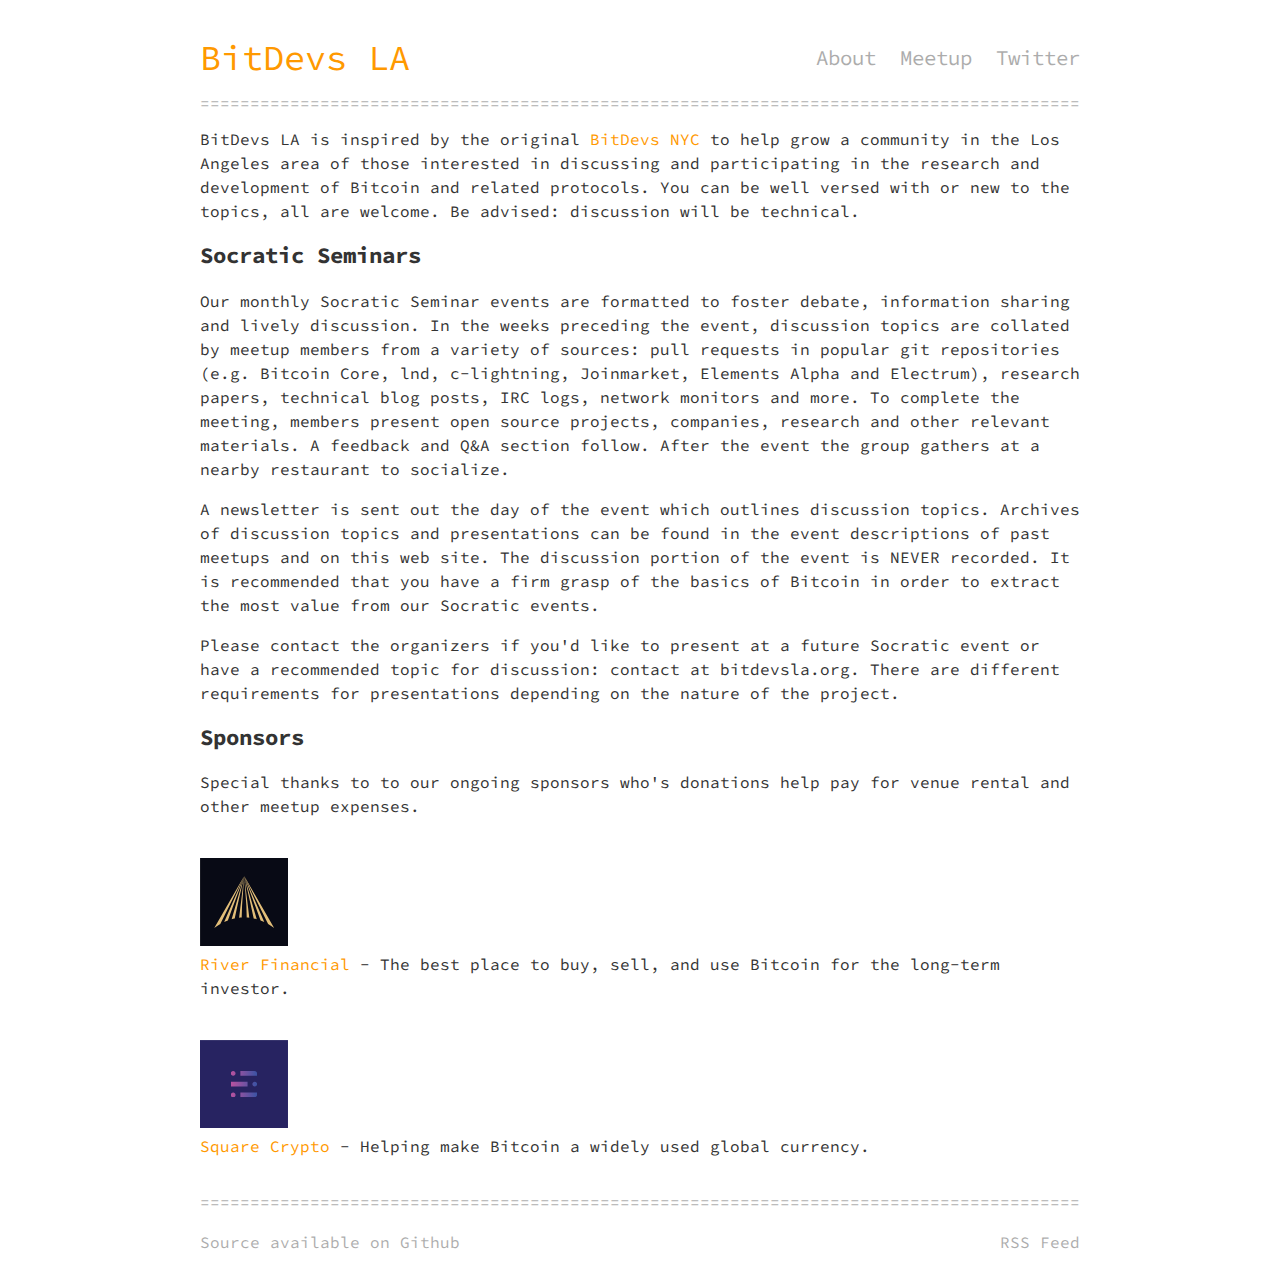
<file: about/index.html>
<!DOCTYPE html>
<html>

<head>
    <meta content="text/html;charset=utf-8" http-equiv="Content-Type">
    <meta content="utf-8" http-equiv="encoding">
    <title>
        BitDevs LA
    </title>

    <meta name="viewport" content="width=device-width, minimum-scale=1.0, maximum-scale=1.0, user-scalable=no">
    <link rel="icon" href="/favicon.ico" type="image/x-icon"/>

    <link rel="stylesheet" href="/style.css">
    <link href="https://fonts.googleapis.com/css?family=Source+Code+Pro" rel="stylesheet">

</head>

<body>

<div class="Site">

    <header class="Header">
        <div class="Header-inner">
            <div class="Header-logo">
                <a href="/">BitDevs LA</a>
            </div>
            <nav class="Header-nav">
                <a href="/about">About</a>
                <a href="https:&#x2F;&#x2F;www.meetup.com&#x2F;BitDevsLA" target="_blank" rel="noopener nofollow">Meetup</a>
                <a href="https:&#x2F;&#x2F;twitter.com&#x2F;BitDevsLA" target="_blank" rel="noopener nofollow">Twitter</a>
            </nav>
        </div>
        <div class="Header-border">
            ==============================================================================================================================================================
        </div>
    </header>

    
<section>
    <div class="page-content">
        <p>BitDevs LA is inspired by the original <a href="https://bitdevs.org">BitDevs NYC</a> to 
help grow a community in the Los Angeles area of those interested in discussing 
and participating in the research and development of Bitcoin and related 
protocols. You can be well versed with or new to the topics, all are welcome. 
Be advised: discussion will be technical.</p>
<h3 id="socratic-seminars">Socratic Seminars</h3>
<p>Our monthly Socratic Seminar events are formatted to foster debate, information
sharing and lively discussion. In the weeks preceding the event, discussion
topics are collated by meetup members from a variety of sources: pull requests
in popular git repositories (e.g. Bitcoin Core, lnd, c-lightning, Joinmarket,
Elements Alpha and Electrum), research papers, technical blog posts, IRC logs,
network monitors and more. To complete the meeting, members present open source
projects, companies, research and other relevant materials. A feedback and Q&amp;A
section follow. After the event the group gathers at a nearby restaurant to
socialize.</p>
<p>A newsletter is sent out the day of the event which outlines discussion topics.
Archives of discussion topics and presentations can be found in the event
descriptions of past meetups and on this web site. The discussion portion of 
the event is NEVER recorded. It is recommended that you have a firm grasp of 
the basics of Bitcoin in order to extract the most value from our Socratic events.</p>
<p>Please contact the organizers if you'd like to present at a future Socratic
event or have a recommended topic for discussion: <code>contact at bitdevsla.org</code>. 
There are different requirements for presentations depending on the nature 
of the project.</p>
<h3 id="sponsors">Sponsors</h3>
<p>Special thanks to to our ongoing sponsors who's donations help pay for venue rental and other meetup expenses. 
<br>
<br></p>
<a href="https://river.com/">
 <img src="/riverfinancial_logo.svg" alt="River Financial Logo" style="width:10%;height:10%;border:0;">
</a>
<p><a href="https://river.com/">River Financial</a> - The best place to buy, sell, and use Bitcoin for the long-term investor.
<br>
<br></p>
<a href="https://twitter.com/sqcrypto">
 <img src="/squarecrypto_logo.svg" alt="Square Crypto Logo" style="width:10%;height:10%;border:0;">
</a>
<p><a href="https://twitter.com/sqcrypto">Square Crypto</a> - Helping make Bitcoin a widely used global currency.</p>

    </div>
</section>

    
<script type="application/ld+json">
{
  "@context": "http://www.schema.org",
  "@type": "LocalBusiness",
  "name": "BitDevs LA",
  "url": "https://bitdevsla.org/",
  "logo": "https://pbs.twimg.com/profile_images/1194834434135998464/q8q3forH_400x400.jpg",
  "image": "https://secure.meetupstatic.com/photos/event/8/f/8/6/600_486636742.jpeg",
  "description": "BitDevs LA is a community in the Los Angeles area for those interested in discussing and participating in the research and development of Bitcoin and related protocols.",
  "founder": [
    {
      "@type": "Person",
      "name": "Andrew Yang"
    }
  ],
  "sponsor": [
    {
      "@type": "Corporation",
      "name": "River Financial",
      "url": "https://river.com/",
      "sameAs": "https://twitter.com/riverfinancial"
    }
  ],
  "member": [
    {
      "@type": "Person",
      "name": "Steve Myers"
    },
    {
      "@type": "Person",
      "name": "Andrew Bentley"
    }
  ],
  "address": {
    "@type": "PostalAddress",
    "addressLocality": "Los Angeles",
    "addressRegion": "Calfornia",
    "addressCountry": "United States of America"
  },
  "contactPoint": {
    "@type": "ContactPoint",
    "contactType": "Organizer",
    "email": "contact@bitdevsla.org"
  },
  "sameAs": [
    "https://twitter.com/SoCalLightning",
    "https://www.meetup.com/SoCal-Lightning/"
  ]
}
</script>
    
    <footer class="Footer">
        <div class="Footer-border">
            ==============================================================================================================================================================
        </div>
        <div class="Footer-inner">
            <div class="Footer-source">
                <a href="https:&#x2F;&#x2F;github.com&#x2F;bitdevsla&#x2F;bitdevsla.org" target="_blank"
                   rel="noopener nofollow">Source available on Github</a>
            </div>
            <div class="Footer-rss">
                <a href="/rss.xml">RSS Feed</a>
            </div>
        </div>
    </footer>

    <div>

</body>

</html>
</file>
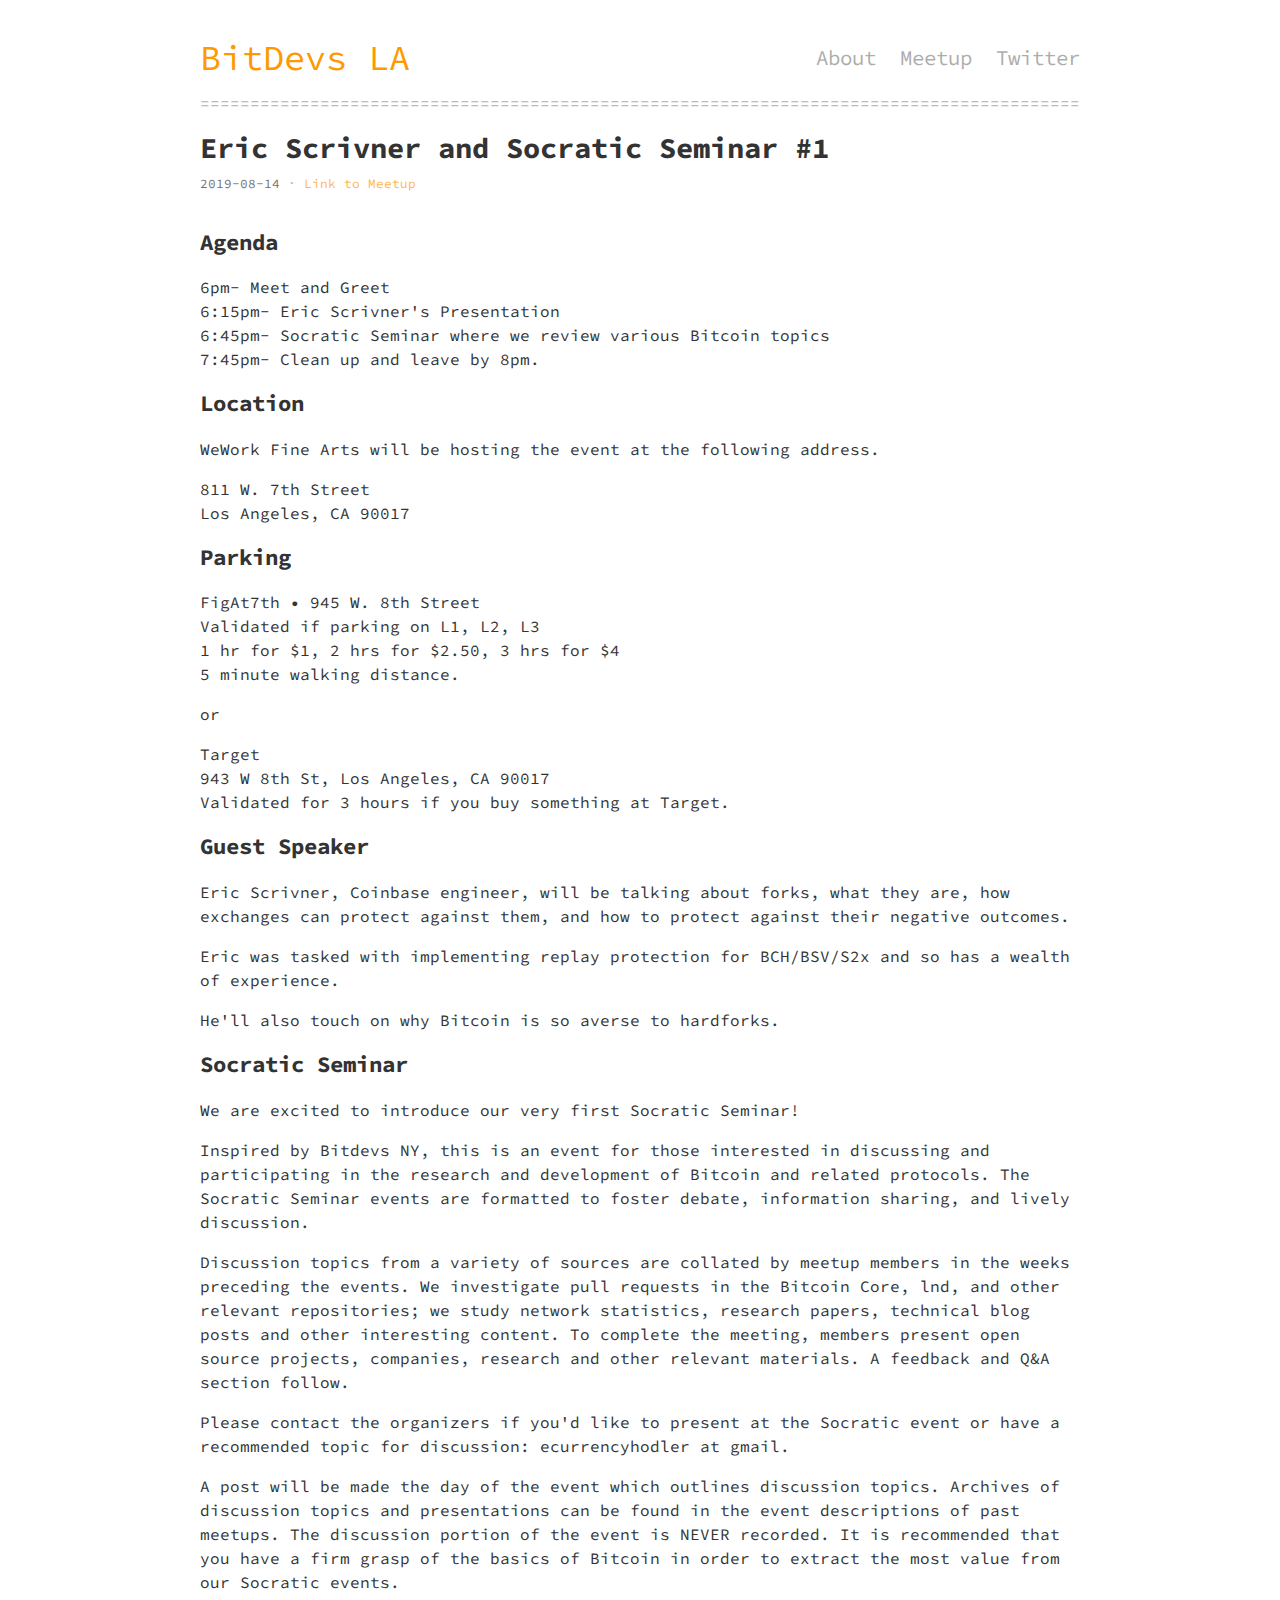
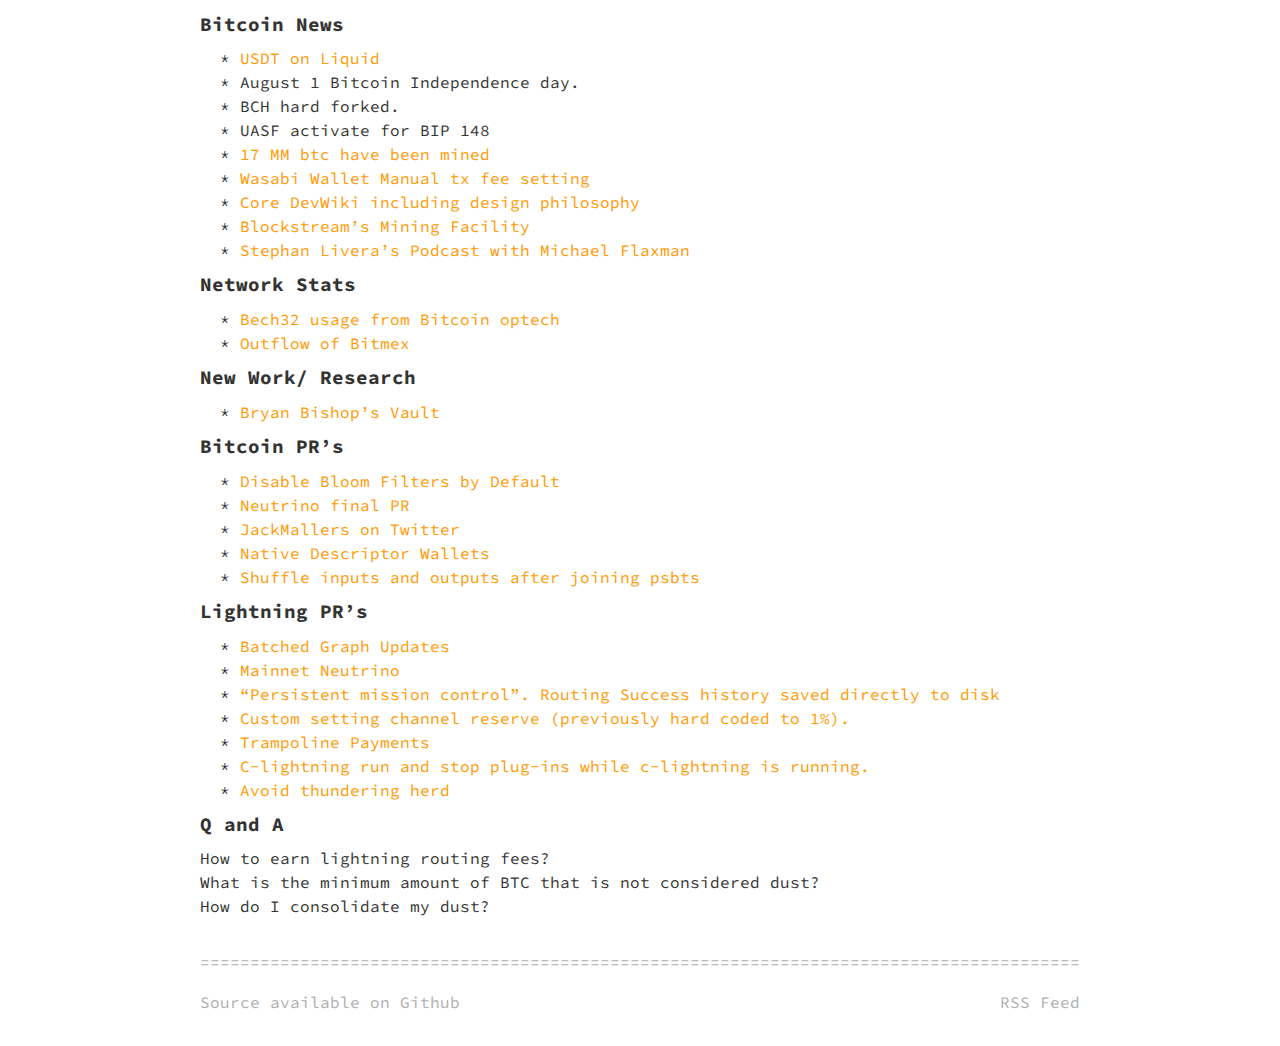
<file: socratic-seminar-01/index.html>
<!DOCTYPE html>
<html>

<head>
    <meta content="text/html;charset=utf-8" http-equiv="Content-Type">
    <meta content="utf-8" http-equiv="encoding">
    <title>
        BitDevs LA
    </title>

    <meta name="viewport" content="width=device-width, minimum-scale=1.0, maximum-scale=1.0, user-scalable=no">
    <link rel="icon" href="/favicon.ico" type="image/x-icon"/>

    <link rel="stylesheet" href="/style.css">
    <link href="https://fonts.googleapis.com/css?family=Source+Code+Pro" rel="stylesheet">

</head>

<body>

<div class="Site">

    <header class="Header">
        <div class="Header-inner">
            <div class="Header-logo">
                <a href="/">BitDevs LA</a>
            </div>
            <nav class="Header-nav">
                <a href="/about">About</a>
                <a href="https:&#x2F;&#x2F;www.meetup.com&#x2F;BitDevsLA" target="_blank" rel="noopener nofollow">Meetup</a>
                <a href="https:&#x2F;&#x2F;twitter.com&#x2F;BitDevsLA" target="_blank" rel="noopener nofollow">Twitter</a>
            </nav>
        </div>
        <div class="Header-border">
            ==============================================================================================================================================================
        </div>
    </header>

    
<section>
    <div class="Post">
        <h1 class="Post-title">Eric Scrivner and Socratic Seminar #1</h1>
        <div class="Post-info">
            <span>2019-08-14</span>
            
            <span>
                <a href="https:&#x2F;&#x2F;www.meetup.com&#x2F;BitDevsLA/events/263238806" target="_blank" rel="noopener nofollow">
                    Link to Meetup
                </a>
            </span>
            
        </div>
        <div class="Post-content"><h3 id="agenda">Agenda</h3>
<p>6pm- Meet and Greet<br />
6:15pm- Eric Scrivner's Presentation<br />
6:45pm- Socratic Seminar where we review various Bitcoin topics<br />
7:45pm- Clean up and leave by 8pm.</p>
<h3 id="location">Location</h3>
<p>WeWork Fine Arts will be hosting the event at the following address.</p>
<p>811 W. 7th Street<br />
Los Angeles, CA 90017</p>
<h3 id="parking">Parking</h3>
<p>FigAt7th • 945 W. 8th Street<br />
Validated if parking on L1, L2, L3<br />
1 hr for $1, 2 hrs for $2.50, 3 hrs for $4<br />
5 minute walking distance.</p>
<p>or</p>
<p>Target<br />
943 W 8th St, Los Angeles, CA 90017<br />
Validated for 3 hours if you buy something at Target.</p>
<h3 id="guest-speaker">Guest Speaker</h3>
<p>Eric Scrivner, Coinbase engineer, will be talking about forks, what they are, how exchanges can protect against them, and how to protect against their negative outcomes.</p>
<p>Eric was tasked with implementing replay protection for BCH/BSV/S2x and so has a wealth of experience.</p>
<p>He'll also touch on why Bitcoin is so averse to hardforks.</p>
<h3 id="socratic-seminar">Socratic Seminar</h3>
<p>We are excited to introduce our very first Socratic Seminar!</p>
<p>Inspired by Bitdevs NY, this is an event for those interested in discussing and participating in the research and development of Bitcoin and related protocols. The Socratic Seminar events are formatted to foster debate, information sharing, and lively discussion.</p>
<p>Discussion topics from a variety of sources are collated by meetup members in the weeks preceding the events. We investigate pull requests in the Bitcoin Core, lnd, and other relevant repositories; we study network statistics, research papers, technical blog posts and other interesting content. To complete the meeting, members present open source projects, companies, research and other relevant materials. A feedback and Q&amp;A section follow.</p>
<p>Please contact the organizers if you'd like to present at the Socratic event or have a recommended topic for discussion: ecurrencyhodler at gmail.</p>
<p>A post will be made the day of the event which outlines discussion topics. Archives of discussion topics and presentations can be found in the event descriptions of past meetups. The discussion portion of the event is NEVER recorded. It is recommended that you have a firm grasp of the basics of Bitcoin in order to extract the most value from our Socratic events.</p>
<h4 id="bitcoin-news">Bitcoin News</h4>
<ul>
<li><a href="https://blockstream.com/2019/07/29/en-tether-lands-on-the-liquid-network/">USDT on Liquid</a></li>
<li>August 1 Bitcoin Independence day.</li>
<li>BCH hard forked.</li>
<li>UASF activate for BIP 148</li>
<li><a href="https://twitter.com/BitcoinMagazine/status/1157327092146683904?s=20">17 MM btc have been mined</a></li>
<li><a href="https://github.com/zkSNACKs/WalletWasabi/pull/2006">Wasabi Wallet Manual tx fee setting</a></li>
<li><a href="https://github.com/bitcoin-core/bitcoin-devwiki/wiki/P2P-Design-Philosophy">Core DevWiki including design philosophy</a></li>
<li><a href="https://www.forbes.com/sites/ktorpey/2019/08/08/blockstream-reveals-massive-bitcoin-mining-facilities-fidelity-an-early-customer/#610265ae4f3f">Blockstream’s Mining Facility</a></li>
<li><a href="https://stephanlivera.com/episode/97/">Stephan Livera’s Podcast with Michael Flaxman</a></li>
</ul>
<h4 id="network-stats">Network Stats</h4>
<ul>
<li><a href="https://bitcoinops.org/en/newsletters/2019/07/31/">Bech32 usage from Bitcoin optech</a></li>
<li><a href="https://twitter.com/coinmetrics/status/1156183016655511553?s=20">Outflow of Bitmex</a></li>
</ul>
<h4 id="new-work-research">New Work/ Research</h4>
<ul>
<li><a href="https://www.coindesk.com/the-vault-is-back-bitcoin-coder-to-revive-plan-to-shield-wallets-from-theft">Bryan Bishop’s Vault</a></li>
</ul>
<h4 id="bitcoin-pr-s">Bitcoin PR’s</h4>
<ul>
<li><a href="https://github.com/bitcoin/bitcoin/pull/16152">Disable Bloom Filters by Default</a></li>
<li><a href="https://github.com/bitcoin/bitcoin/pull/16442">Neutrino final PR</a></li>
<li><a href="https://twitter.com/JackMallers/status/1156250188106883072">JackMallers on Twitter</a></li>
<li><a href="https://github.com/bitcoin/bitcoin/pull/16528">Native Descriptor Wallets</a></li>
<li><a href="https://github.com/bitcoin/bitcoin/pull/16512">Shuffle inputs and outputs after joining psbts</a></li>
</ul>
<h4 id="lightning-pr-s">Lightning PR’s</h4>
<ul>
<li><a href="https://github.com/lightningnetwork/lnd/pull/3367">Batched Graph Updates</a></li>
<li><a href="https://github.com/lightningnetwork/lnd/pull/3358">Mainnet Neutrino</a></li>
<li><a href="https://github.com/lightningnetwork/lnd/pull/3164">“Persistent mission control”.  Routing Success history saved directly to disk</a></li>
<li><a href="https://github.com/lightningnetwork/lnd/pull/2708">Custom setting channel reserve (previously hard coded to 1%).</a></li>
<li><a href="https://github.com/lightningnetwork/lightning-rfc/pull/654">Trampoline Payments</a></li>
<li><a href="https://github.com/ElementsProject/lightning/pull/2771">C-lightning run and stop plug-ins while c-lightning is running.</a></li>
<li><a href="https://github.com/ElementsProject/lightning/pull/2885">Avoid thundering herd</a></li>
</ul>
<h4 id="q-and-a">Q and A</h4>
<p>How to earn lightning routing fees?<br />
What is the minimum amount of BTC that is not considered dust?<br />
How do I consolidate my dust?  </p>
</div>
    </div>
</section>

    
<script type="application/ld+json">
{
  "@context": "http://www.schema.org",
  "@type": "LocalBusiness",
  "name": "BitDevs LA",
  "url": "https://bitdevsla.org/",
  "logo": "https://pbs.twimg.com/profile_images/1194834434135998464/q8q3forH_400x400.jpg",
  "image": "https://secure.meetupstatic.com/photos/event/8/f/8/6/600_486636742.jpeg",
  "description": "BitDevs LA is a community in the Los Angeles area for those interested in discussing and participating in the research and development of Bitcoin and related protocols.",
  "founder": [
    {
      "@type": "Person",
      "name": "Andrew Yang"
    }
  ],
  "sponsor": [
    {
      "@type": "Corporation",
      "name": "River Financial",
      "url": "https://river.com/",
      "sameAs": "https://twitter.com/riverfinancial"
    }
  ],
  "member": [
    {
      "@type": "Person",
      "name": "Steve Myers"
    },
    {
      "@type": "Person",
      "name": "Andrew Bentley"
    }
  ],
  "address": {
    "@type": "PostalAddress",
    "addressLocality": "Los Angeles",
    "addressRegion": "Calfornia",
    "addressCountry": "United States of America"
  },
  "contactPoint": {
    "@type": "ContactPoint",
    "contactType": "Organizer",
    "email": "contact@bitdevsla.org"
  },
  "sameAs": [
    "https://twitter.com/SoCalLightning",
    "https://www.meetup.com/SoCal-Lightning/"
  ]
}
</script>
    
    <footer class="Footer">
        <div class="Footer-border">
            ==============================================================================================================================================================
        </div>
        <div class="Footer-inner">
            <div class="Footer-source">
                <a href="https:&#x2F;&#x2F;github.com&#x2F;bitdevsla&#x2F;bitdevsla.org" target="_blank"
                   rel="noopener nofollow">Source available on Github</a>
            </div>
            <div class="Footer-rss">
                <a href="/rss.xml">RSS Feed</a>
            </div>
        </div>
    </footer>

    <div>

</body>

</html>
</file>
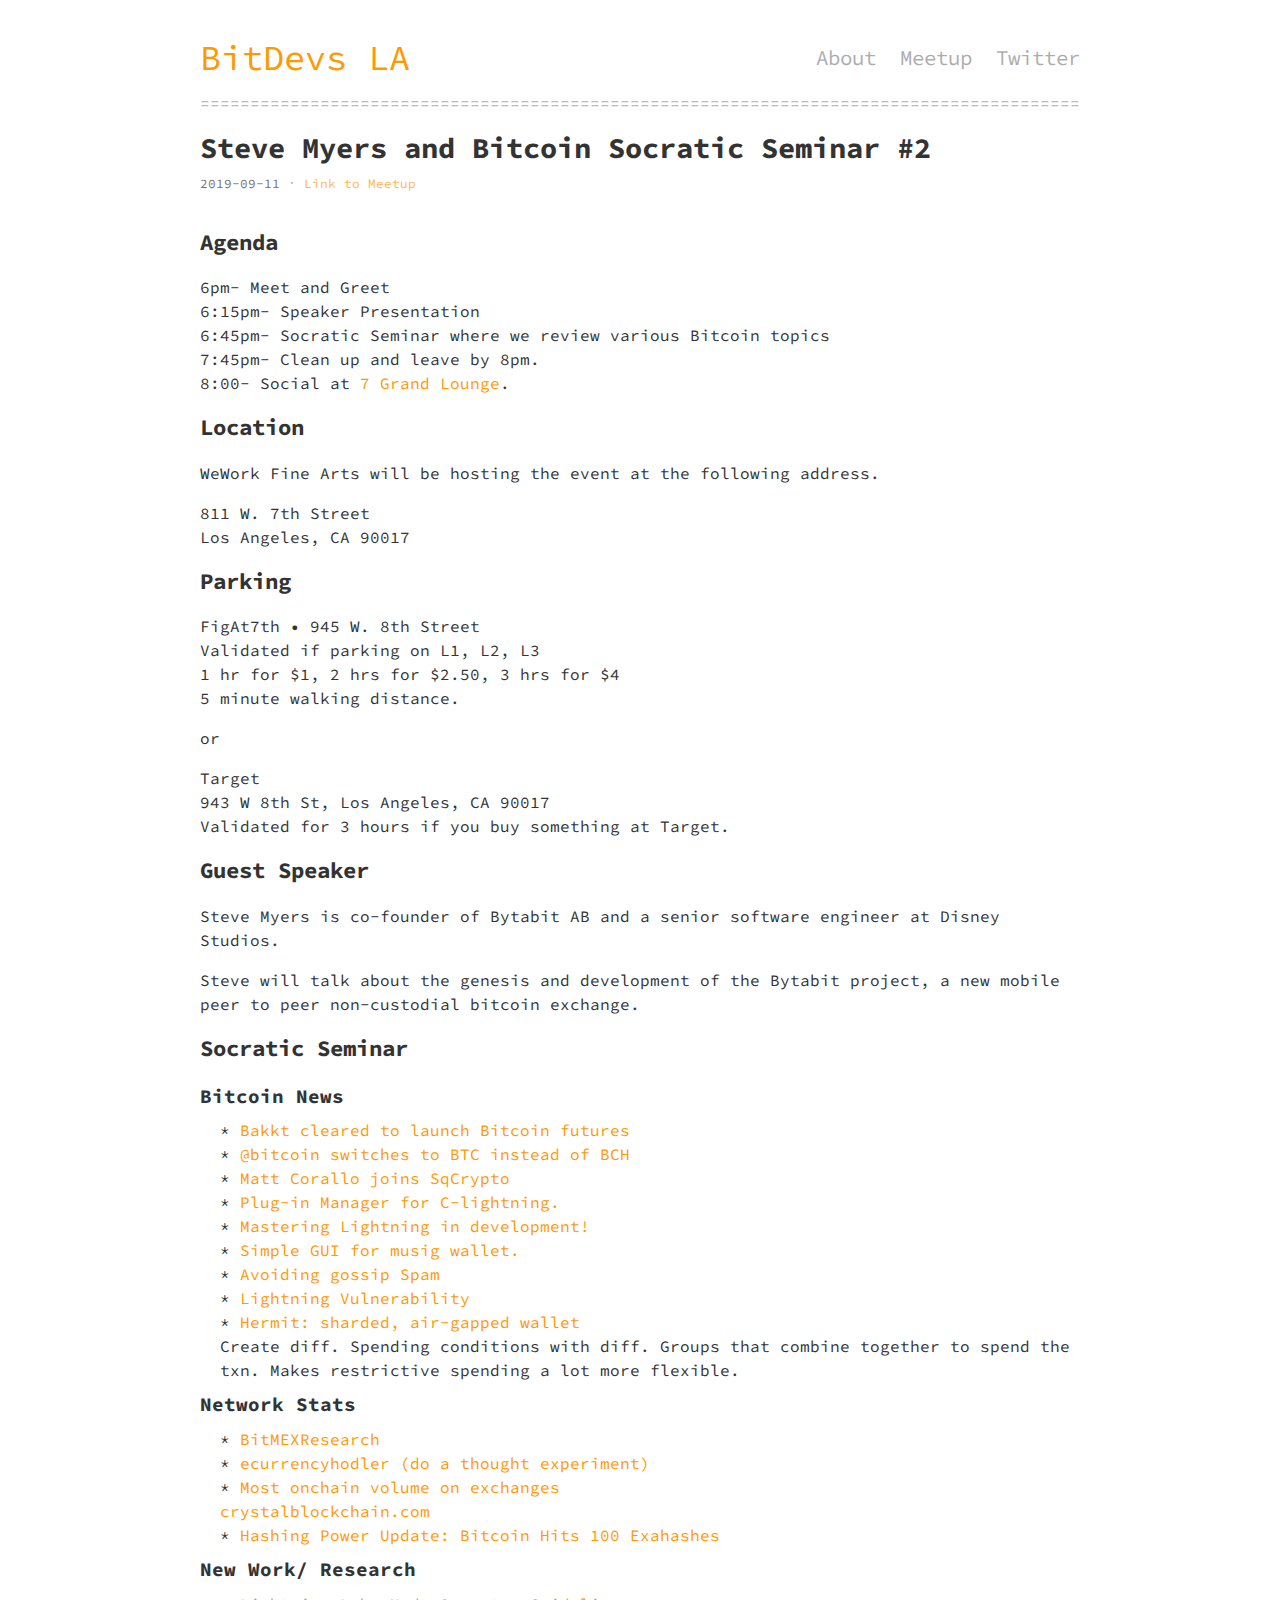
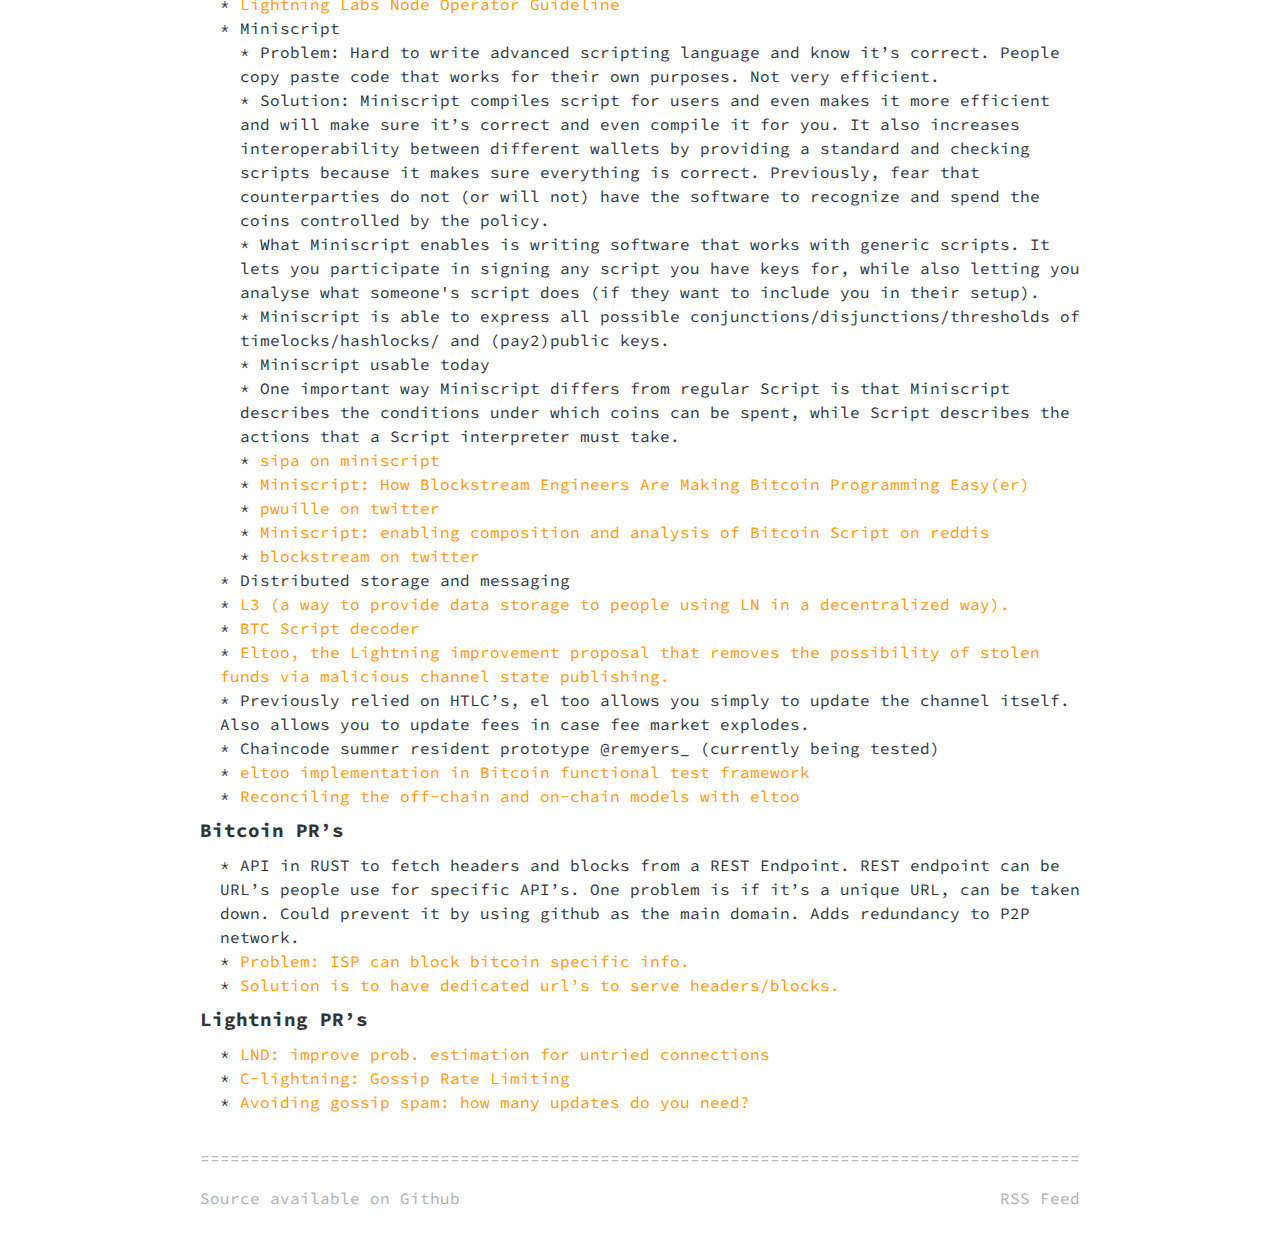
<file: socratic-seminar-02/index.html>
<!DOCTYPE html>
<html>

<head>
    <meta content="text/html;charset=utf-8" http-equiv="Content-Type">
    <meta content="utf-8" http-equiv="encoding">
    <title>
        BitDevs LA
    </title>

    <meta name="viewport" content="width=device-width, minimum-scale=1.0, maximum-scale=1.0, user-scalable=no">
    <link rel="icon" href="/favicon.ico" type="image/x-icon"/>

    <link rel="stylesheet" href="/style.css">
    <link href="https://fonts.googleapis.com/css?family=Source+Code+Pro" rel="stylesheet">

</head>

<body>

<div class="Site">

    <header class="Header">
        <div class="Header-inner">
            <div class="Header-logo">
                <a href="/">BitDevs LA</a>
            </div>
            <nav class="Header-nav">
                <a href="/about">About</a>
                <a href="https:&#x2F;&#x2F;www.meetup.com&#x2F;BitDevsLA" target="_blank" rel="noopener nofollow">Meetup</a>
                <a href="https:&#x2F;&#x2F;twitter.com&#x2F;BitDevsLA" target="_blank" rel="noopener nofollow">Twitter</a>
            </nav>
        </div>
        <div class="Header-border">
            ==============================================================================================================================================================
        </div>
    </header>

    
<section>
    <div class="Post">
        <h1 class="Post-title">Steve Myers and Bitcoin Socratic Seminar #2</h1>
        <div class="Post-info">
            <span>2019-09-11</span>
            
            <span>
                <a href="https:&#x2F;&#x2F;www.meetup.com&#x2F;BitDevsLA/events/264300269" target="_blank" rel="noopener nofollow">
                    Link to Meetup
                </a>
            </span>
            
        </div>
        <div class="Post-content"><h3 id="agenda">Agenda</h3>
<p>6pm- Meet and Greet<br />
6:15pm- Speaker Presentation<br />
6:45pm- Socratic Seminar where we review various Bitcoin topics<br />
7:45pm- Clean up and leave by 8pm.<br />
8:00- Social at <a href="https://m.yelp.com/biz/seven-grand-los-angeles">7 Grand Lounge</a>.</p>
<h3 id="location">Location</h3>
<p>WeWork Fine Arts will be hosting the event at the following address.</p>
<p>811 W. 7th Street<br />
Los Angeles, CA 90017</p>
<h3 id="parking">Parking</h3>
<p>FigAt7th • 945 W. 8th Street<br />
Validated if parking on L1, L2, L3<br />
1 hr for $1, 2 hrs for $2.50, 3 hrs for $4<br />
5 minute walking distance.</p>
<p>or</p>
<p>Target<br />
943 W 8th St, Los Angeles, CA 90017<br />
Validated for 3 hours if you buy something at Target.</p>
<h3 id="guest-speaker">Guest Speaker</h3>
<p>Steve Myers is co-founder of Bytabit AB and a senior software engineer at Disney Studios.</p>
<p>Steve will talk about the genesis and development of the Bytabit project, a new mobile peer to peer non-custodial bitcoin exchange.</p>
<h3 id="socratic-seminar">Socratic Seminar</h3>
<h4 id="bitcoin-news">Bitcoin News</h4>
<ul>
<li><a href="https://medium.com/bakkt-blog/cleared-to-launch-8dfc3e6f9ed0">Bakkt cleared to launch Bitcoin futures</a></li>
<li><a href="https://www.reddit.com/r/btc/comments/csfa1m/there_is_something_going_on_with_bitcoin_twitter/">@bitcoin switches to BTC instead of BCH</a></li>
<li><a href="https://twitter.com/TheBlueMatt/status/1163852530142654464">Matt Corallo joins SqCrypto</a></li>
<li><a href="https://twitter.com/Snyke/status/1163875781833084929">Plug-in Manager for C-lightning.</a></li>
<li><a href="https://twitter.com/renepickhardt/status/1166750972665679872?s=20">Mastering Lightning in development!</a></li>
<li><a href="https://twitter.com/_JustinMoon_/status/1166905722325667841?s=20">Simple GUI for musig wallet.</a></li>
<li><a href="https://lists.linuxfoundation.org/pipermail/lightning-dev/2019-September/002134.html">Avoiding gossip Spam</a></li>
<li><a href="https://lists.linuxfoundation.org/pipermail/lightning-dev/2019-August/002130.html">Lightning Vulnerability</a></li>
<li><a href="https://www.unchained-capital.com/blog/a-hermit-emerges/">Hermit: sharded, air-gapped wallet</a><br />
Create diff. Spending conditions with diff. Groups that combine together to spend the txn.  Makes restrictive spending a lot more flexible.</li>
</ul>
<h4 id="network-stats">Network Stats</h4>
<ul>
<li><a href="https://twitter.com/BitMEXResearch/status/1166010048046358529?s=20">BitMEXResearch</a></li>
<li><a href="https://twitter.com/ecurrencyhodler/status/1166027713380929543?s=20">ecurrencyhodler (do a thought experiment)</a></li>
<li><a href="https://medium.com/meetbitfury/report-on-international-bitcoin-flows-by-crystal-analytics-5cc3c506ac3f">Most onchain volume on exchanges</a><br />
<a href="https://crystalblockchain.com/assets/reports/International%20Bitcoin%20Flows%20Report%20for%202013-2019%20-%20by%20Crystal%20Blockchain,%20Bitfury.pdf">crystalblockchain.com</a></li>
<li><a href="https://bitcoinist.com/bitcoin-hash-rate-nearing-100000000-th-s-in-historic-first/">Hashing Power Update: Bitcoin Hits 100 Exahashes</a></li>
</ul>
<h4 id="new-work-research">New Work/ Research</h4>
<ul>
<li><a href="https://blog.lightning.engineering/posts/2019/08/15/routing-quide-1.html">Lightning Labs Node Operator Guideline</a></li>
<li>Miniscript
<ul>
<li><strong>Problem</strong>: Hard to write advanced scripting language and know it’s correct.  People copy paste code that works for their own purposes.  Not very efficient.</li>
<li><strong>Solution</strong>: Miniscript compiles script for users and even makes it more efficient and will make sure it’s correct and even compile it for you.  It also increases interoperability between different wallets by providing a standard and checking scripts because it makes sure everything is correct.  Previously, fear that counterparties do not (or will not) have the software to recognize and spend the coins controlled by the policy.</li>
<li>What Miniscript enables is writing software that works with generic scripts. It lets you participate in signing any script you have keys for, while also letting you analyse what someone's script does (if they want to include you in their setup).</li>
<li>Miniscript is able to express all possible conjunctions/disjunctions/thresholds of timelocks/hashlocks/ and (pay2)public keys.</li>
<li>Miniscript usable today</li>
<li>One important way Miniscript differs from regular Script is that Miniscript describes the conditions under which coins can be spent, while Script describes the actions that a Script interpreter must take.</li>
<li><a href="http://bitcoin.sipa.be/miniscript/">sipa on miniscript</a></li>
<li><a href="https://bitcoinmagazine.com/articles/miniscript-how-blockstream-engineers-are-making-bitcoin-programming-easyer">Miniscript: How Blockstream Engineers Are Making Bitcoin Programming Easy(er)</a></li>
<li><a href="https://twitter.com/pwuille/status/1163592166062473217">pwuille on twitter</a></li>
<li><a href="https://www.reddit.com/r/Bitcoin/comments/cspjt8/miniscript_enabling_composition_and_analysis_of/">Miniscript: enabling composition and analysis of Bitcoin Script on reddis</a></li>
<li><a href="https://twitter.com/Blockstream/status/1170351002589040640">blockstream on twitter</a></li>
</ul>
</li>
<li>Distributed storage and messaging</li>
<li><a href="https://twitter.com/dr_orlovsky/status/1162417145361383424?s=21">L3 (a way to provide data storage to people using LN in a decentralized way).</a></li>
<li><a href="https://twitter.com/etscrivner/status/1167470914327470080?s=20">BTC Script decoder</a></li>
<li><a href="https://blog.keys.casa/crypto-101-eltoo/">Eltoo, the Lightning improvement proposal that removes the possibility of stolen funds via malicious channel state publishing.</a></li>
<li>Previously relied on HTLC’s, el too allows you simply to update the channel itself.  Also allows you to update fees in case fee market explodes.</li>
<li>Chaincode summer resident prototype @remyers_  (currently being tested)</li>
<li><a href="https://lists.linuxfoundation.org/pipermail/lightning-dev/2019-September/002131.html">eltoo implementation in Bitcoin functional test framework</a></li>
<li><a href="https://lists.linuxfoundation.org/pipermail/lightning-dev/2019-September/002136.html">Reconciling the off-chain and on-chain models with eltoo</a></li>
</ul>
<h4 id="bitcoin-pr-s">Bitcoin PR’s</h4>
<ul>
<li>API in RUST to fetch headers and blocks from a REST Endpoint.  REST endpoint can be URL’s people use for specific API’s.  One problem is if it’s a unique URL, can be taken down.  Could prevent it by using github as the main domain.  Adds redundancy to P2P network. </li>
<li><a href="https://twitter.com/Y_deGaia/status/1160587490887196673">Problem: ISP can block bitcoin specific info.</a></li>
<li><a href="https://github.com/bitcoin/bitcoin/pull/16762">Solution is to have dedicated url’s to serve headers/blocks.</a></li>
</ul>
<h4 id="lightning-pr-s">Lightning PR’s</h4>
<ul>
<li><a href="https://github.com/lightningnetwork/lnd/pull/3462">LND: improve prob. estimation for untried connections</a></li>
<li><a href="https://github.com/ElementsProject/lightning/pull/3040">C-lightning: Gossip Rate Limiting</a></li>
<li><a href="https://lists.linuxfoundation.org/pipermail/lightning-dev/2019-September/002134.html">Avoiding gossip spam: how many updates do you need?</a></li>
</ul>
</div>
    </div>
</section>

    
<script type="application/ld+json">
{
  "@context": "http://www.schema.org",
  "@type": "LocalBusiness",
  "name": "BitDevs LA",
  "url": "https://bitdevsla.org/",
  "logo": "https://pbs.twimg.com/profile_images/1194834434135998464/q8q3forH_400x400.jpg",
  "image": "https://secure.meetupstatic.com/photos/event/8/f/8/6/600_486636742.jpeg",
  "description": "BitDevs LA is a community in the Los Angeles area for those interested in discussing and participating in the research and development of Bitcoin and related protocols.",
  "founder": [
    {
      "@type": "Person",
      "name": "Andrew Yang"
    }
  ],
  "sponsor": [
    {
      "@type": "Corporation",
      "name": "River Financial",
      "url": "https://river.com/",
      "sameAs": "https://twitter.com/riverfinancial"
    }
  ],
  "member": [
    {
      "@type": "Person",
      "name": "Steve Myers"
    },
    {
      "@type": "Person",
      "name": "Andrew Bentley"
    }
  ],
  "address": {
    "@type": "PostalAddress",
    "addressLocality": "Los Angeles",
    "addressRegion": "Calfornia",
    "addressCountry": "United States of America"
  },
  "contactPoint": {
    "@type": "ContactPoint",
    "contactType": "Organizer",
    "email": "contact@bitdevsla.org"
  },
  "sameAs": [
    "https://twitter.com/SoCalLightning",
    "https://www.meetup.com/SoCal-Lightning/"
  ]
}
</script>
    
    <footer class="Footer">
        <div class="Footer-border">
            ==============================================================================================================================================================
        </div>
        <div class="Footer-inner">
            <div class="Footer-source">
                <a href="https:&#x2F;&#x2F;github.com&#x2F;bitdevsla&#x2F;bitdevsla.org" target="_blank"
                   rel="noopener nofollow">Source available on Github</a>
            </div>
            <div class="Footer-rss">
                <a href="/rss.xml">RSS Feed</a>
            </div>
        </div>
    </footer>

    <div>

</body>

</html>
</file>
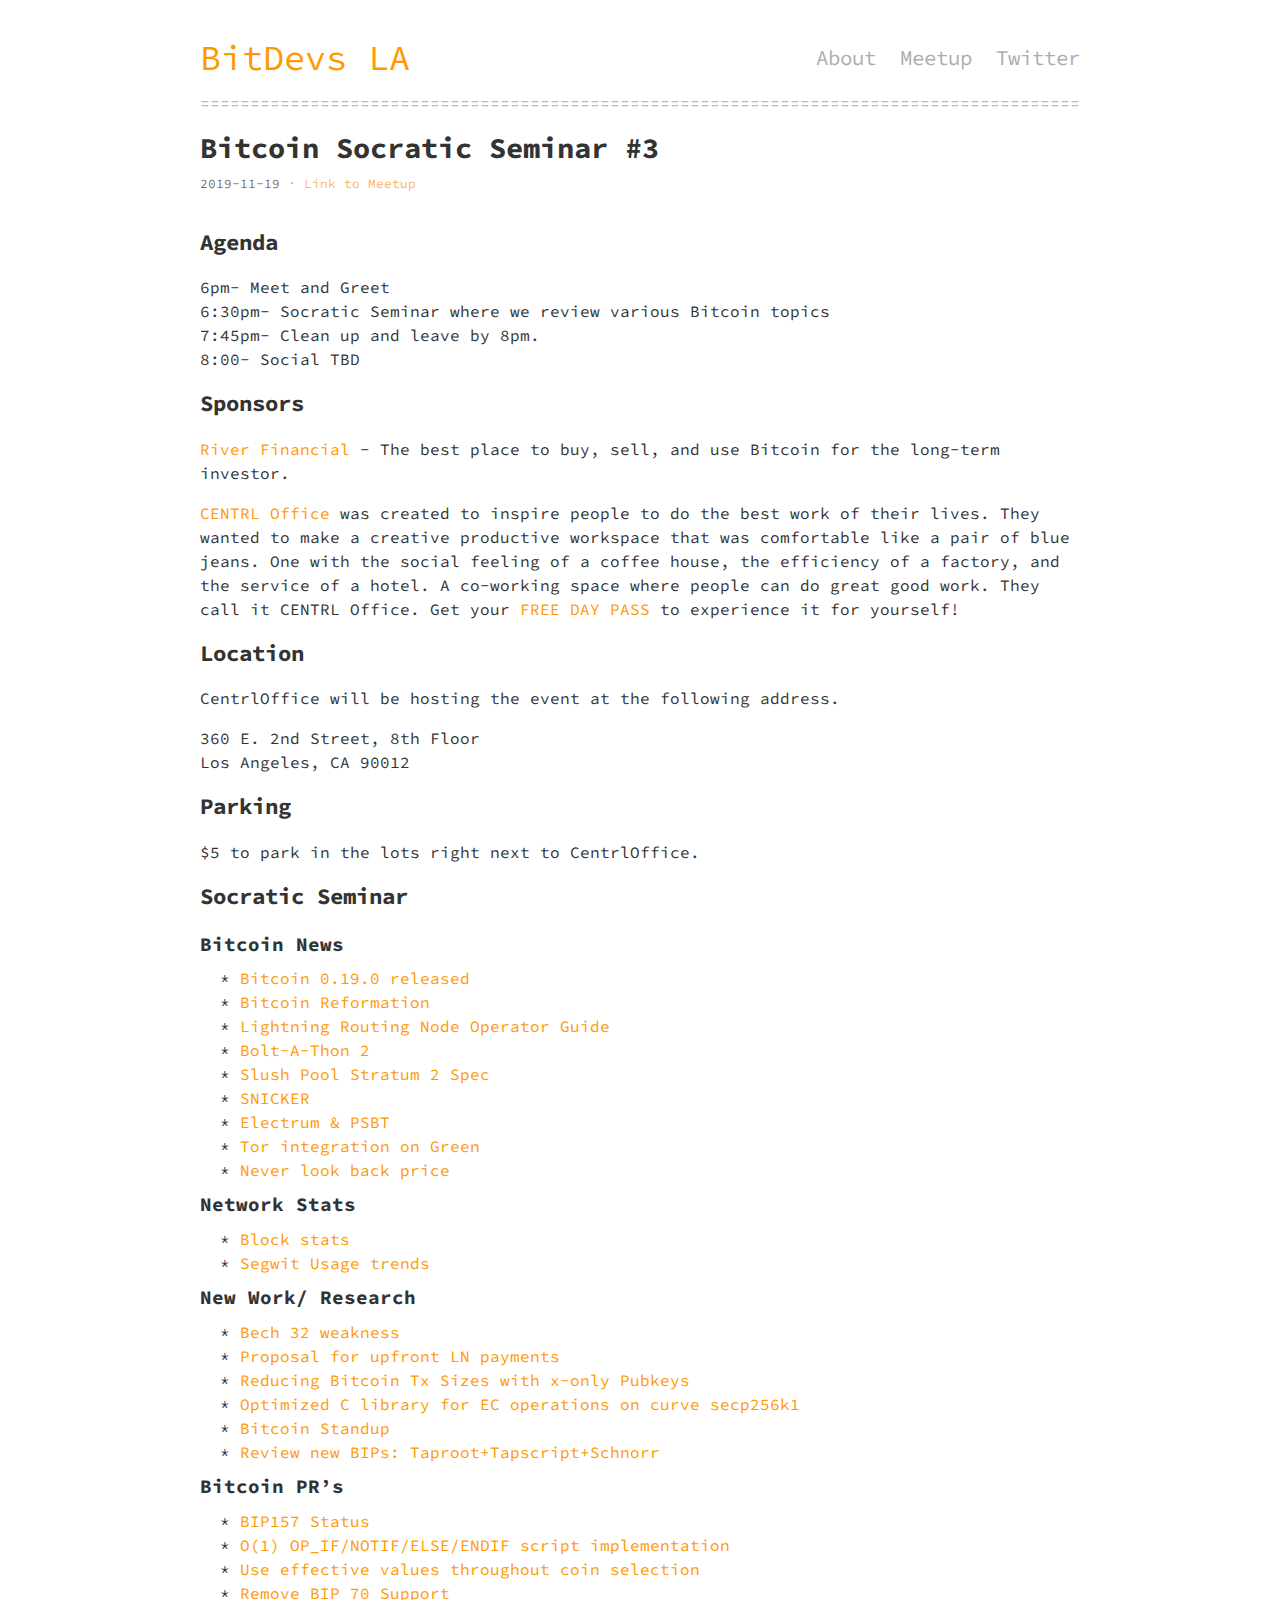
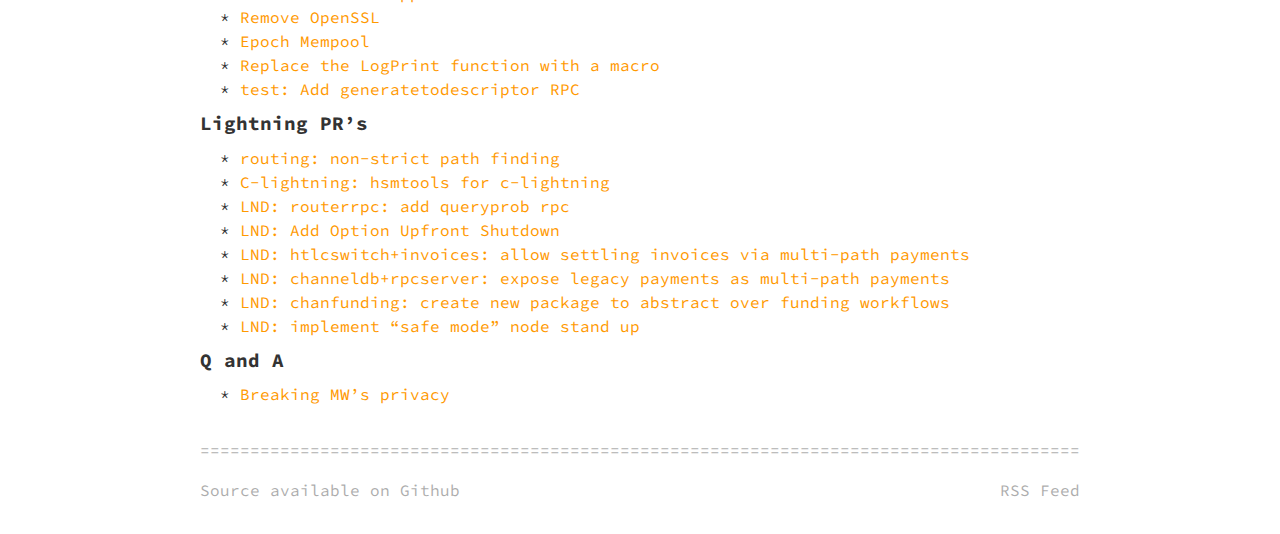
<file: socratic-seminar-03/index.html>
<!DOCTYPE html>
<html>

<head>
    <meta content="text/html;charset=utf-8" http-equiv="Content-Type">
    <meta content="utf-8" http-equiv="encoding">
    <title>
        BitDevs LA
    </title>

    <meta name="viewport" content="width=device-width, minimum-scale=1.0, maximum-scale=1.0, user-scalable=no">
    <link rel="icon" href="/favicon.ico" type="image/x-icon"/>

    <link rel="stylesheet" href="/style.css">
    <link href="https://fonts.googleapis.com/css?family=Source+Code+Pro" rel="stylesheet">

</head>

<body>

<div class="Site">

    <header class="Header">
        <div class="Header-inner">
            <div class="Header-logo">
                <a href="/">BitDevs LA</a>
            </div>
            <nav class="Header-nav">
                <a href="/about">About</a>
                <a href="https:&#x2F;&#x2F;www.meetup.com&#x2F;BitDevsLA" target="_blank" rel="noopener nofollow">Meetup</a>
                <a href="https:&#x2F;&#x2F;twitter.com&#x2F;BitDevsLA" target="_blank" rel="noopener nofollow">Twitter</a>
            </nav>
        </div>
        <div class="Header-border">
            ==============================================================================================================================================================
        </div>
    </header>

    
<section>
    <div class="Post">
        <h1 class="Post-title">Bitcoin Socratic Seminar #3</h1>
        <div class="Post-info">
            <span>2019-11-19</span>
            
            <span>
                <a href="https:&#x2F;&#x2F;www.meetup.com&#x2F;BitDevsLA/events/266262499" target="_blank" rel="noopener nofollow">
                    Link to Meetup
                </a>
            </span>
            
        </div>
        <div class="Post-content"><h3 id="agenda">Agenda</h3>
<p>6pm- Meet and Greet<br />
6:30pm- Socratic Seminar where we review various Bitcoin topics<br />
7:45pm- Clean up and leave by 8pm.<br />
8:00- Social TBD</p>
<h3 id="sponsors">Sponsors</h3>
<p><a href="https://www.river.com/">River Financial</a> - The best place to buy, sell, and use Bitcoin for the long-term investor.</p>
<p><a href="https://centrloffice.com/">CENTRL Office</a> was created to inspire people to do the best work of their lives. 
They wanted to make a creative productive workspace that was comfortable like a pair of blue jeans. 
One with the social feeling of a coffee house, the efficiency of a factory, and the service of a hotel. 
A co-working space where people can do great good work. They call it CENTRL Office. 
Get your <a href="https://explore.centrloffice.com/free-day-pass-dtla/">FREE DAY PASS</a> to experience it for yourself!</p>
<h3 id="location">Location</h3>
<p>CentrlOffice will be hosting the event at the following address.</p>
<p>360 E. 2nd Street, 8th Floor<br />
Los Angeles, CA 90012</p>
<h3 id="parking">Parking</h3>
<p>$5 to park in the lots right next to CentrlOffice.</p>
<h3 id="socratic-seminar">Socratic Seminar</h3>
<h4 id="bitcoin-news">Bitcoin News</h4>
<ul>
<li><a href="https://github.com/bitcoin/bitcoin/blob/master/doc/release-notes/release-notes-0.19.0.md">Bitcoin 0.19.0 released</a></li>
<li><a href="https://twitter.com/TuurDemeester/status/1192443398701101057">Bitcoin Reformation</a></li>
<li><a href="https://blog.lightning.engineering/posts/2019/11/07/routing-guide-2.html">Lightning Routing Node Operator Guide</a></li>
<li><a href="https://bitdevsla.org/socratic-seminar-03/www.boltathon.com">Bolt-A-Thon 2</a></li>
<li><a href="https://docs.google.com/document/d/1FadCWj-57dvhxsnFM_7X806qyvhR0u3i85607bGHxvg/edit">Slush Pool Stratum 2 Spec</a></li>
<li><a href="https://bitcoinmagazine.com/articles/snicker-how-alice-and-bob-can-mix-bitcoin-with-no-interaction">SNICKER</a></li>
<li><a href="https://twitter.com/ElectrumWallet/status/1193173926442078213">Electrum &amp; PSBT</a></li>
<li><a href="https://bitcoinmagazine.com/articles/blockstream-green-wallet-adds-early-access-tor-integration">Tor integration on Green</a></li>
<li><a href="http://bitcoin.craighammell.com/">Never look back price</a></li>
</ul>
<h4 id="network-stats">Network Stats</h4>
<ul>
<li><a href="https://bitaps.com/blocks">Block stats</a></li>
<li><a href="https://dashboard.bitcoinops.org/d/xVQwtADiz/segwit-usage-trends?refresh=1h&amp;orgId=1">Segwit Usage trends</a></li>
</ul>
<h4 id="new-work-research">New Work/ Research</h4>
<ul>
<li><a href="https://lists.linuxfoundation.org/pipermail/bitcoin-dev/2019-November/017443.html">Bech 32 weakness</a></li>
<li><a href="https://lists.linuxfoundation.org/pipermail/lightning-dev/2019-November/002275.html">Proposal for upfront LN payments</a></li>
<li><a href="https://medium.com/blockstream/reducing-bitcoin-transaction-sizes-with-x-only-pubkeys-f86476af05d7">Reducing Bitcoin Tx Sizes with x-only Pubkeys</a></li>
<li><a href="https://github.com/BlockchainCommons/secp256k1-schnorrsig">Optimized C library for EC operations on curve secp256k1 </a></li>
<li><a href="https://github.com/BlockchainCommons/Bitcoin-Standup">Bitcoin Standup</a></li>
<li><a href="https://github.com/ajtowns/taproot-review">Review new BIPs: Taproot+Tapscript+Schnorr</a></li>
</ul>
<h4 id="bitcoin-pr-s">Bitcoin PR’s</h4>
<ul>
<li><a href="https://github.com/bitcoin/bitcoin/pull/16442">BIP157 Status</a></li>
<li><a href="https://github.com/bitcoin/bitcoin/pull/16902">O(1) OP_IF/NOTIF/ELSE/ENDIF script implementation</a></li>
<li><a href="https://github.com/bitcoin/bitcoin/pull/17331">Use effective values throughout coin selection</a></li>
<li><a href="https://github.com/bitcoin/bitcoin/pull/17165">Remove BIP 70 Support</a></li>
<li><a href="https://github.com/bitcoin/bitcoin/pull/17265">Remove OpenSSL</a></li>
<li><a href="https://github.com/bitcoin/bitcoin/pull/17268">Epoch Mempool</a></li>
<li><a href="https://github.com/bitcoin/bitcoin/pull/17218">Replace the LogPrint function with a macro</a></li>
<li><a href="https://github.com/bitcoin/bitcoin/pull/16943">test: Add generatetodescriptor RPC</a></li>
</ul>
<h4 id="lightning-pr-s">Lightning PR’s</h4>
<ul>
<li><a href="https://github.com/lightningnetwork/lnd/issues/3558">routing: non-strict path finding</a></li>
<li><a href="https://github.com/ElementsProject/lightning/pull/3186">C-lightning: hsmtools for c-lightning</a></li>
<li><a href="https://github.com/lightningnetwork/lnd/pull/3556">LND: routerrpc: add queryprob rpc</a></li>
<li><a href="https://github.com/lightningnetwork/lnd/pull/3655">LND: Add Option Upfront Shutdown</a></li>
<li><a href="https://github.com/lightningnetwork/lnd/pull/3415">LND: htlcswitch+invoices: allow settling invoices via multi-path payments</a></li>
<li><a href="https://github.com/lightningnetwork/lnd/pull/3499">LND: channeldb+rpcserver: expose legacy payments as multi-path payments</a></li>
<li><a href="https://github.com/lightningnetwork/lnd/pull/3659">LND: chanfunding: create new package to abstract over funding workflows</a></li>
<li><a href="https://github.com/lightningnetwork/lnd/pull/3601">LND: implement “safe mode” node stand up</a></li>
</ul>
<h4 id="q-and-a">Q and A</h4>
<ul>
<li><a href="https://medium.com/dragonfly-research/breaking-mimblewimble-privacy-model-84bcd67bfe52">Breaking MW’s privacy</a></li>
</ul>
</div>
    </div>
</section>

    
<script type="application/ld+json">
{
  "@context": "http://www.schema.org",
  "@type": "LocalBusiness",
  "name": "BitDevs LA",
  "url": "https://bitdevsla.org/",
  "logo": "https://pbs.twimg.com/profile_images/1194834434135998464/q8q3forH_400x400.jpg",
  "image": "https://secure.meetupstatic.com/photos/event/8/f/8/6/600_486636742.jpeg",
  "description": "BitDevs LA is a community in the Los Angeles area for those interested in discussing and participating in the research and development of Bitcoin and related protocols.",
  "founder": [
    {
      "@type": "Person",
      "name": "Andrew Yang"
    }
  ],
  "sponsor": [
    {
      "@type": "Corporation",
      "name": "River Financial",
      "url": "https://river.com/",
      "sameAs": "https://twitter.com/riverfinancial"
    }
  ],
  "member": [
    {
      "@type": "Person",
      "name": "Steve Myers"
    },
    {
      "@type": "Person",
      "name": "Andrew Bentley"
    }
  ],
  "address": {
    "@type": "PostalAddress",
    "addressLocality": "Los Angeles",
    "addressRegion": "Calfornia",
    "addressCountry": "United States of America"
  },
  "contactPoint": {
    "@type": "ContactPoint",
    "contactType": "Organizer",
    "email": "contact@bitdevsla.org"
  },
  "sameAs": [
    "https://twitter.com/SoCalLightning",
    "https://www.meetup.com/SoCal-Lightning/"
  ]
}
</script>
    
    <footer class="Footer">
        <div class="Footer-border">
            ==============================================================================================================================================================
        </div>
        <div class="Footer-inner">
            <div class="Footer-source">
                <a href="https:&#x2F;&#x2F;github.com&#x2F;bitdevsla&#x2F;bitdevsla.org" target="_blank"
                   rel="noopener nofollow">Source available on Github</a>
            </div>
            <div class="Footer-rss">
                <a href="/rss.xml">RSS Feed</a>
            </div>
        </div>
    </footer>

    <div>

</body>

</html>
</file>
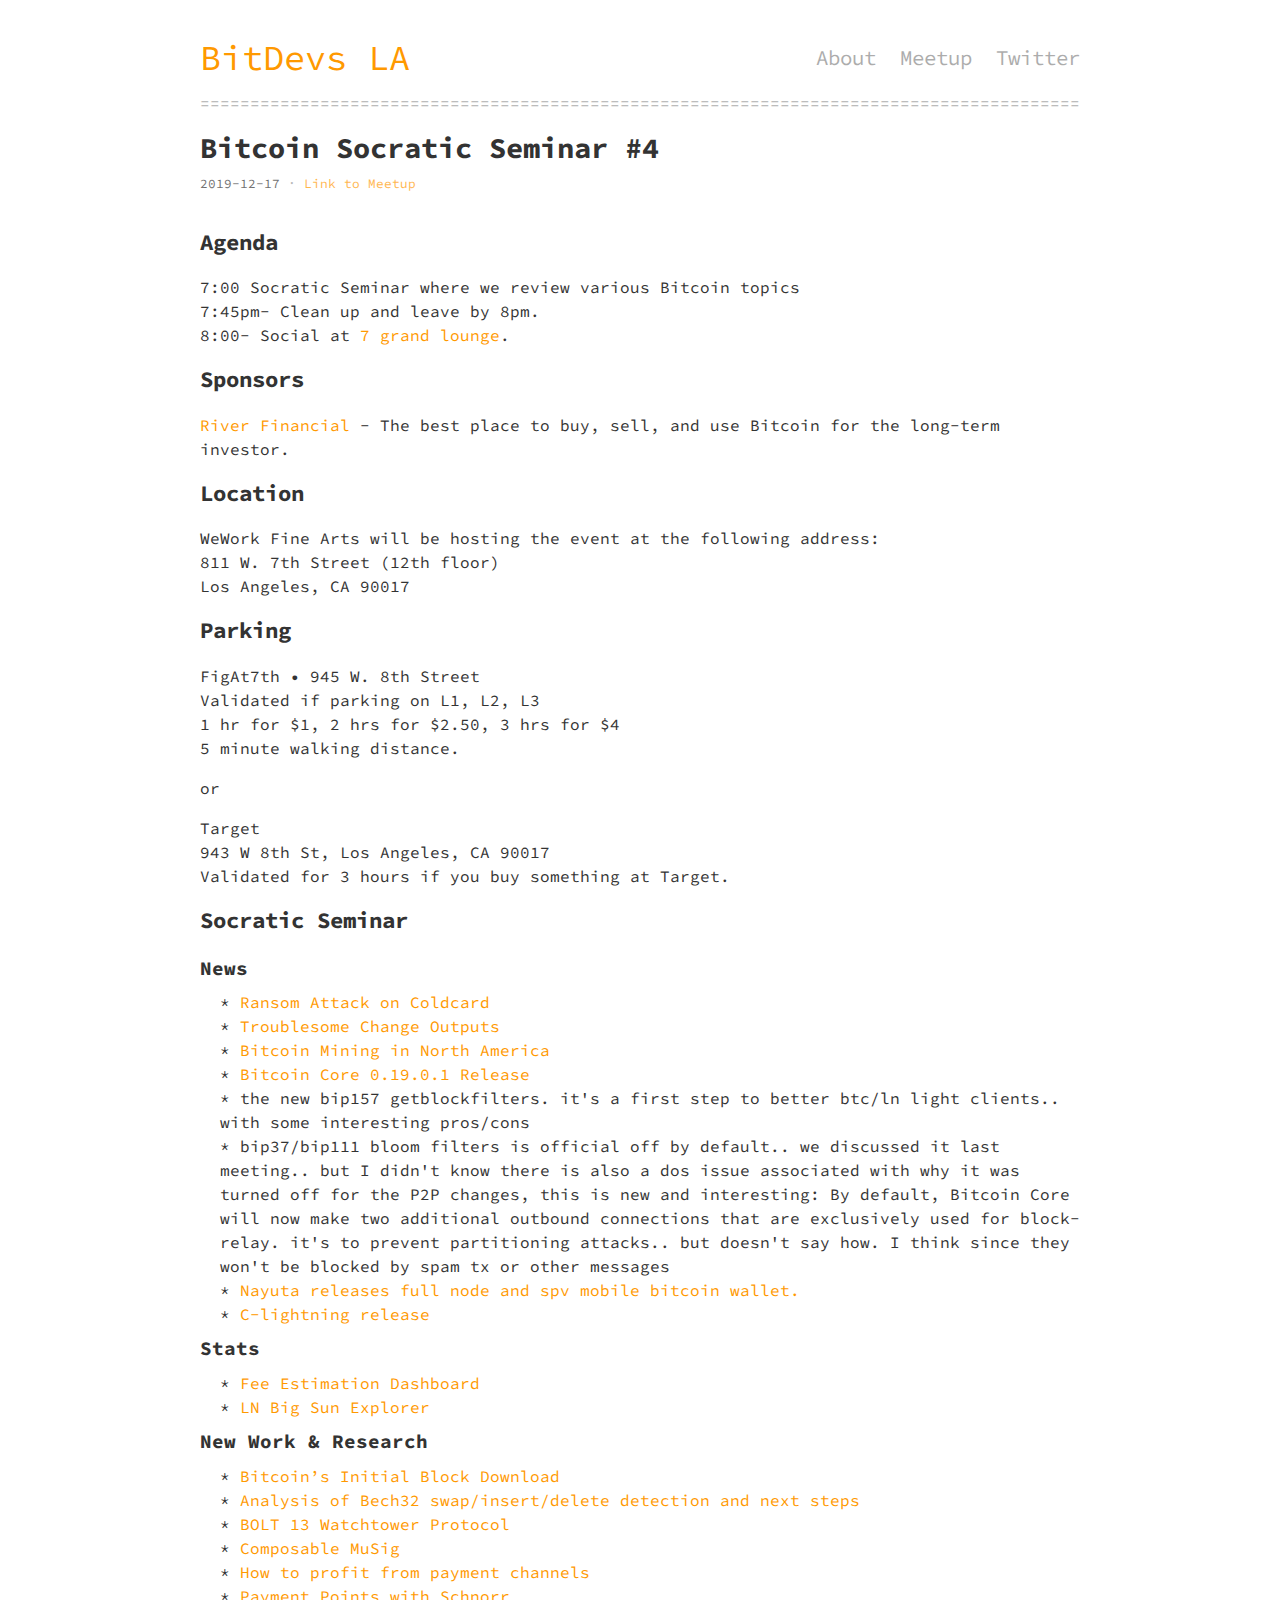
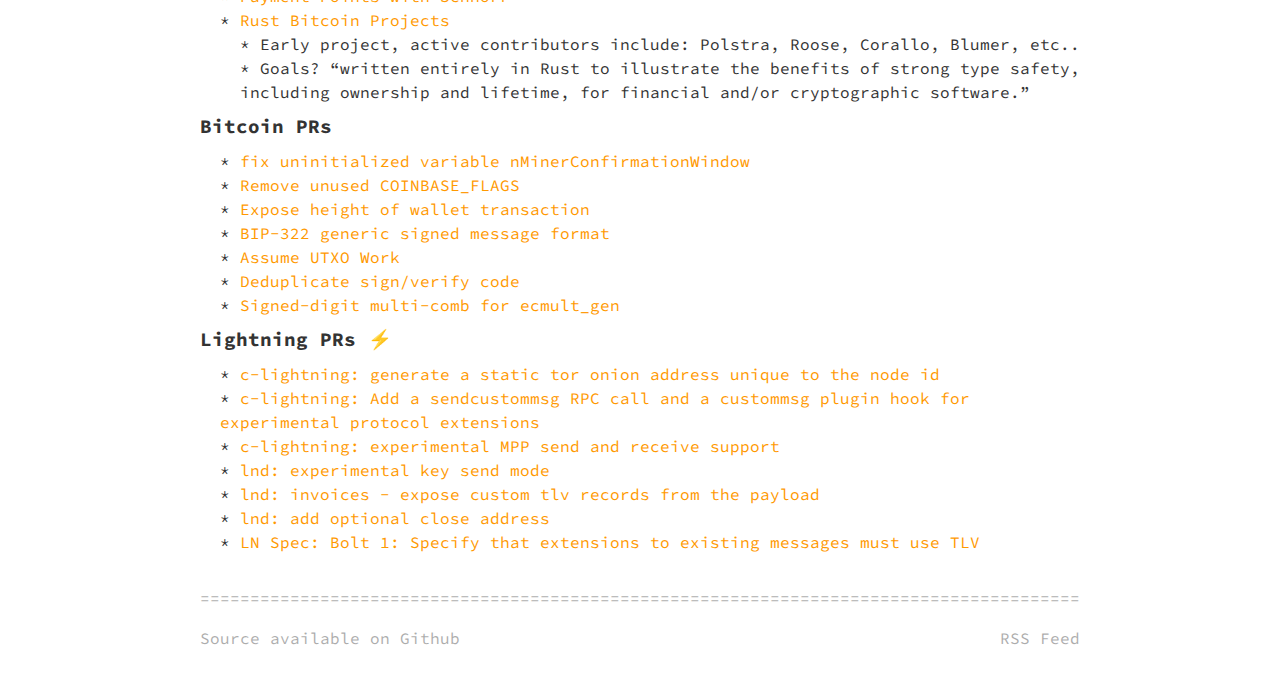
<file: socratic-seminar-04/index.html>
<!DOCTYPE html>
<html>

<head>
    <meta content="text/html;charset=utf-8" http-equiv="Content-Type">
    <meta content="utf-8" http-equiv="encoding">
    <title>
        BitDevs LA
    </title>

    <meta name="viewport" content="width=device-width, minimum-scale=1.0, maximum-scale=1.0, user-scalable=no">
    <link rel="icon" href="/favicon.ico" type="image/x-icon"/>

    <link rel="stylesheet" href="/style.css">
    <link href="https://fonts.googleapis.com/css?family=Source+Code+Pro" rel="stylesheet">

</head>

<body>

<div class="Site">

    <header class="Header">
        <div class="Header-inner">
            <div class="Header-logo">
                <a href="/">BitDevs LA</a>
            </div>
            <nav class="Header-nav">
                <a href="/about">About</a>
                <a href="https:&#x2F;&#x2F;www.meetup.com&#x2F;BitDevsLA" target="_blank" rel="noopener nofollow">Meetup</a>
                <a href="https:&#x2F;&#x2F;twitter.com&#x2F;BitDevsLA" target="_blank" rel="noopener nofollow">Twitter</a>
            </nav>
        </div>
        <div class="Header-border">
            ==============================================================================================================================================================
        </div>
    </header>

    
<section>
    <div class="Post">
        <h1 class="Post-title">Bitcoin Socratic Seminar #4</h1>
        <div class="Post-info">
            <span>2019-12-17</span>
            
            <span>
                <a href="https:&#x2F;&#x2F;www.meetup.com&#x2F;BitDevsLA/events/266674940" target="_blank" rel="noopener nofollow">
                    Link to Meetup
                </a>
            </span>
            
        </div>
        <div class="Post-content"><h3 id="agenda">Agenda</h3>
<p>7:00 Socratic Seminar where we review various Bitcoin topics<br />
7:45pm- Clean up and leave by 8pm.<br />
8:00- Social at <a href="https://m.yelp.com/biz/seven-grand-los-angeles">7 grand lounge</a>.</p>
<h3 id="sponsors">Sponsors</h3>
<p><a href="https://www.river.com">River Financial</a> - The best place to buy, sell, and use Bitcoin for the long-term investor.</p>
<h3 id="location">Location</h3>
<p>WeWork Fine Arts will be hosting the event at the following address:<br />
811 W. 7th Street (12th floor)<br />
Los Angeles, CA 90017</p>
<h3 id="parking">Parking</h3>
<p>FigAt7th • 945 W. 8th Street<br />
Validated if parking on L1, L2, L3<br />
1 hr for $1, 2 hrs for $2.50, 3 hrs for $4<br />
5 minute walking distance.</p>
<p>or</p>
<p>Target<br />
943 W 8th St, Los Angeles, CA 90017<br />
Validated for 3 hours if you buy something at Target.</p>
<h3 id="socratic-seminar">Socratic Seminar</h3>
<h4 id="news">News</h4>
<ul>
<li><a href="https://medium.com/shiftcrypto/a-ransom-attack-on-coldcards-change-and-keypath-verification-f3c71461624a">Ransom Attack on Coldcard</a></li>
<li><a href="https://blog.coinkite.com/troublesome-change/">Troublesome Change Outputs</a></li>
<li><a href="https://bitcoinmagazine.com/articles/bitcoin-mining-in-north-america-a-new-gold-rush-in-the-new-world">Bitcoin Mining in North America</a></li>
<li><a href="https://bitcoincore.org/en/releases/0.19.0.1/">Bitcoin Core 0.19.0.1 Release</a></li>
<li>the new bip157 getblockfilters. it's a first step to better btc/ln light clients.. with some interesting pros/cons</li>
<li>bip37/bip111 bloom filters is official off by default.. we discussed it last meeting.. but I didn't know there is also a dos issue associated with why it was turned off
for the P2P changes, this is new and interesting: By default, Bitcoin Core will now make two additional outbound connections that are exclusively used for block-relay. it's to prevent partitioning attacks.. but doesn't say how. I think since they won't be blocked by spam tx or other messages</li>
<li><a href="https://medium.com/nayuta-en/running-a-lnd-along-side-bitcoind-on-android-779dcf4e16bb">Nayuta releases full node and spv mobile bitcoin wallet.</a></li>
<li><a href="https://twitter.com/Snyke/status/1206715011105722368?s=20">C-lightning release</a></li>
</ul>
<h4 id="stats">Stats</h4>
<ul>
<li><a href="https://txstats.com/dashboard/db/fee-estimation?orgId=1">Fee Estimation Dashboard</a></li>
<li><a href="https://ln.bigsun.xyz/">LN Big Sun Explorer</a></li>
</ul>
<h4 id="new-work-research">New Work &amp; Research</h4>
<ul>
<li><a href="https://blog.bitmex.com/bitcoins-initial-block-download/">Bitcoin’s Initial Block Download</a></li>
<li><a href="https://lists.linuxfoundation.org/pipermail/bitcoin-dev/2019-December/017521.html">Analysis of Bech32 swap/insert/delete detection and next steps</a></li>
<li><a href="https://lists.linuxfoundation.org/pipermail/lightning-dev/2019-November/002350.html">BOLT 13 Watchtower Protocol</a></li>
<li><a href="https://lists.linuxfoundation.org/pipermail/bitcoin-dev/2019-November/017493.html">Composable MuSig</a></li>
<li><a href="https://arxiv.org/pdf/1911.08803.pdf">How to profit from payment channels</a></li>
<li><a href="https://suredbits.com/payment-points-part-1/">Payment Points with Schnorr</a></li>
<li><a href="https://github.com/rust-bitcoin">Rust Bitcoin Projects</a>
<ul>
<li>Early project, active contributors include: Polstra, Roose, Corallo, Blumer, etc.. </li>
<li>Goals? “written entirely in Rust to illustrate the benefits of strong type safety, including ownership and lifetime, for financial and/or cryptographic software.”</li>
</ul>
</li>
</ul>
<h4 id="bitcoin-prs">Bitcoin PRs</h4>
<ul>
<li><a href="https://github.com/bitcoin/bitcoin/pull/17449">fix uninitialized variable nMinerConfirmationWindow</a></li>
<li><a href="https://github.com/bitcoin/bitcoin/pull/17449">Remove unused COINBASE_FLAGS</a></li>
<li><a href="https://github.com/bitcoin/bitcoin/pull/17437/files">Expose height of wallet transaction</a></li>
<li><a href="https://github.com/bitcoin/bitcoin/pull/16440">BIP-322 generic signed message format</a></li>
<li><a href="https://github.com/bitcoin/bitcoin/pull/16945">Assume UTXO Work</a></li>
<li><a href="https://github.com/bitcoin/bitcoin/pull/17577/files">Deduplicate sign/verify code</a></li>
<li><a href="https://github.com/bitcoin-core/secp256k1/pull/693">Signed-digit multi-comb for ecmult_gen</a></li>
</ul>
<h4 id="lightning-prs-zap">Lightning PRs ⚡</h4>
<ul>
<li><a href="https://github.com/ElementsProject/lightning/pull/3155">c-lightning: generate a static tor onion address unique to the node id</a></li>
<li><a href="https://github.com/ElementsProject/lightning/pull/3315">c-lightning: Add a sendcustommsg RPC call and a custommsg plugin hook for experimental protocol extensions</a></li>
<li><a href="https://github.com/ElementsProject/lightning/pull/3309">c-lightning: experimental MPP send and receive support</a></li>
<li><a href="https://github.com/lightningnetwork/lnd/pull/3795">lnd: experimental key send mode</a></li>
<li><a href="https://github.com/lightningnetwork/lnd/pull/3742">lnd: invoices - expose custom tlv records from the payload</a></li>
<li><a href="https://github.com/lightningnetwork/lnd/pull/3702">lnd: add optional close address</a></li>
<li><a href="https://github.com/lightningnetwork/lightning-rfc/pull/714">LN Spec: Bolt 1: Specify that extensions to existing messages must use TLV</a></li>
</ul>
</div>
    </div>
</section>

    
<script type="application/ld+json">
{
  "@context": "http://www.schema.org",
  "@type": "LocalBusiness",
  "name": "BitDevs LA",
  "url": "https://bitdevsla.org/",
  "logo": "https://pbs.twimg.com/profile_images/1194834434135998464/q8q3forH_400x400.jpg",
  "image": "https://secure.meetupstatic.com/photos/event/8/f/8/6/600_486636742.jpeg",
  "description": "BitDevs LA is a community in the Los Angeles area for those interested in discussing and participating in the research and development of Bitcoin and related protocols.",
  "founder": [
    {
      "@type": "Person",
      "name": "Andrew Yang"
    }
  ],
  "sponsor": [
    {
      "@type": "Corporation",
      "name": "River Financial",
      "url": "https://river.com/",
      "sameAs": "https://twitter.com/riverfinancial"
    }
  ],
  "member": [
    {
      "@type": "Person",
      "name": "Steve Myers"
    },
    {
      "@type": "Person",
      "name": "Andrew Bentley"
    }
  ],
  "address": {
    "@type": "PostalAddress",
    "addressLocality": "Los Angeles",
    "addressRegion": "Calfornia",
    "addressCountry": "United States of America"
  },
  "contactPoint": {
    "@type": "ContactPoint",
    "contactType": "Organizer",
    "email": "contact@bitdevsla.org"
  },
  "sameAs": [
    "https://twitter.com/SoCalLightning",
    "https://www.meetup.com/SoCal-Lightning/"
  ]
}
</script>
    
    <footer class="Footer">
        <div class="Footer-border">
            ==============================================================================================================================================================
        </div>
        <div class="Footer-inner">
            <div class="Footer-source">
                <a href="https:&#x2F;&#x2F;github.com&#x2F;bitdevsla&#x2F;bitdevsla.org" target="_blank"
                   rel="noopener nofollow">Source available on Github</a>
            </div>
            <div class="Footer-rss">
                <a href="/rss.xml">RSS Feed</a>
            </div>
        </div>
    </footer>

    <div>

</body>

</html>
</file>
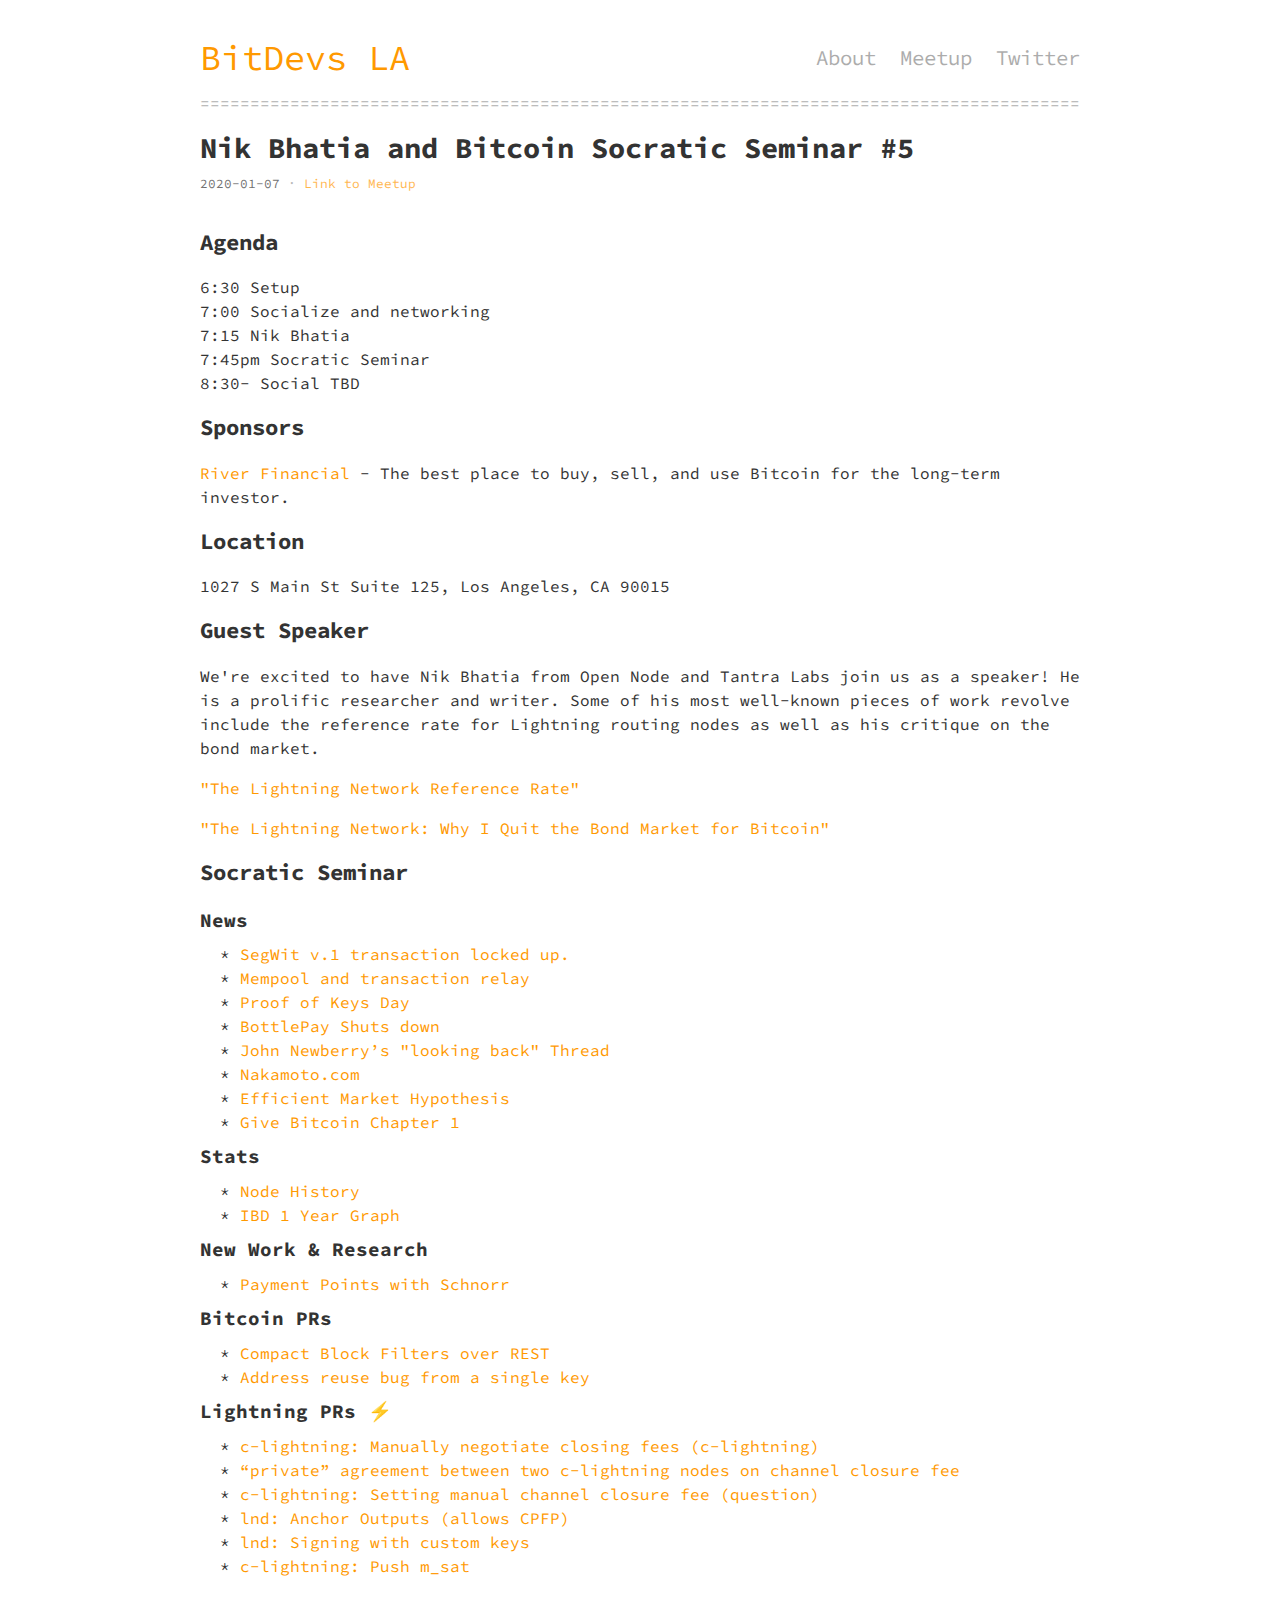
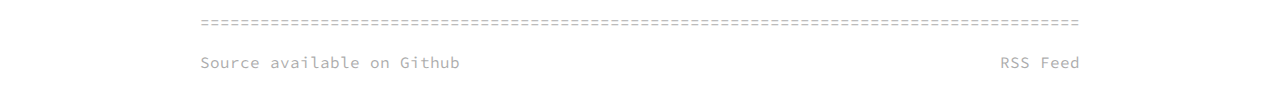
<file: socratic-seminar-05/index.html>
<!DOCTYPE html>
<html>

<head>
    <meta content="text/html;charset=utf-8" http-equiv="Content-Type">
    <meta content="utf-8" http-equiv="encoding">
    <title>
        BitDevs LA
    </title>

    <meta name="viewport" content="width=device-width, minimum-scale=1.0, maximum-scale=1.0, user-scalable=no">
    <link rel="icon" href="/favicon.ico" type="image/x-icon"/>

    <link rel="stylesheet" href="/style.css">
    <link href="https://fonts.googleapis.com/css?family=Source+Code+Pro" rel="stylesheet">

</head>

<body>

<div class="Site">

    <header class="Header">
        <div class="Header-inner">
            <div class="Header-logo">
                <a href="/">BitDevs LA</a>
            </div>
            <nav class="Header-nav">
                <a href="/about">About</a>
                <a href="https:&#x2F;&#x2F;www.meetup.com&#x2F;BitDevsLA" target="_blank" rel="noopener nofollow">Meetup</a>
                <a href="https:&#x2F;&#x2F;twitter.com&#x2F;BitDevsLA" target="_blank" rel="noopener nofollow">Twitter</a>
            </nav>
        </div>
        <div class="Header-border">
            ==============================================================================================================================================================
        </div>
    </header>

    
<section>
    <div class="Post">
        <h1 class="Post-title">Nik Bhatia and Bitcoin Socratic Seminar #5</h1>
        <div class="Post-info">
            <span>2020-01-07</span>
            
            <span>
                <a href="https:&#x2F;&#x2F;www.meetup.com&#x2F;BitDevsLA/events/267363690" target="_blank" rel="noopener nofollow">
                    Link to Meetup
                </a>
            </span>
            
        </div>
        <div class="Post-content"><h3 id="agenda">Agenda</h3>
<p>6:30 Setup<br />
7:00 Socialize and networking<br />
7:15 Nik Bhatia<br />
7:45pm Socratic Seminar<br />
8:30- Social TBD</p>
<h3 id="sponsors">Sponsors</h3>
<p><a href="https://www.river.com">River Financial</a> - The best place to buy, sell, and use Bitcoin for the long-term investor. </p>
<h3 id="location">Location</h3>
<p>1027 S Main St Suite 125, Los Angeles, CA 90015</p>
<h3 id="guest-speaker">Guest Speaker</h3>
<p>We're excited to have Nik Bhatia from Open Node and Tantra Labs join us as a speaker! He is a prolific researcher and writer. Some of his most well-known pieces of work revolve include the reference rate for Lightning routing nodes as well as his critique on the bond market.</p>
<p><a href="https://medium.com/@timevalueofbtc/the-lightning-network-reference-rate-98e41a9dadfa">&quot;The Lightning Network Reference Rate&quot;</a></p>
<p><a href="https://medium.com/@timevalueofbtc/the-lightning-network-why-i-quit-the-bond-market-for-bitcoin-12693120039f">&quot;The Lightning Network: Why I Quit the Bond Market for Bitcoin&quot;</a></p>
<h3 id="socratic-seminar">Socratic Seminar</h3>
<h4 id="news">News</h4>
<ul>
<li><a href="https://blockstream.info/address/bc1pqyqszqgpqyqszqgpqyqszqgpqyqszqgpqyqszqgpqyqszqgpqyqs3wf0qm">SegWit v.1 transaction locked up.</a></li>
<li><a href="https://bitcoin.org/en/release/v0.19.0.1#mempool-and-transaction-relay">Mempool and transaction relay</a></li>
<li><a href="https://twitter.com/TraceMayer/status/1213140491232956417?s=20">Proof of Keys Day</a></li>
<li><a href="https://bottlepay.helpscoutdocs.com/article/40-official-announcement-on-the-shutdown-of-bottle-pay">BottlePay Shuts down</a></li>
<li><a href="https://twitter.com/jfnewbery/status/1208559196465184768?s=20">John Newberry’s &quot;looking back&quot; Thread</a></li>
<li><a href="https://twitter.com/nakamoto/status/1213336796379205632">Nakamoto.com</a></li>
<li><a href="https://medium.com/@nic__carter/an-introduction-to-the-efficient-market-hypothesis-for-bitcoiners-ed7e90be7c0d">Efficient Market Hypothesis</a></li>
<li><a href="https://blog.givebitcoin.io/the-give-bitcon-guide-introduction-what-is-bitcoin/">Give Bitcoin Chapter 1</a></li>
</ul>
<h4 id="stats">Stats</h4>
<ul>
<li><a href="https://luke.dashjr.org/programs/bitcoin/files/charts/historical.html">Node History</a></li>
<li><a href="https://twitter.com/lopp/status/1212409788300173313?s=20">IBD 1 Year Graph</a></li>
</ul>
<h4 id="new-work-research">New Work &amp; Research</h4>
<ul>
<li><a href="https://suredbits.com/payment-points-part-1/">Payment Points with Schnorr</a></li>
</ul>
<h4 id="bitcoin-prs">Bitcoin PRs</h4>
<ul>
<li><a href="https://github.com/bitcoin/bitcoin/pull/17631">Compact Block Filters over REST</a></li>
<li><a href="https://github.com/bitcoin/bitcoin/issues/17605">Address reuse bug from a single key</a></li>
</ul>
<h4 id="lightning-prs-zap">Lightning PRs ⚡</h4>
<ul>
<li><a href="https://github.com/ElementsProject/lightning/pull/3390">c-lightning: Manually negotiate closing fees (c-lightning)</a></li>
<li><a href="https://bitcoin.stackexchange.com/questions/91755/private-agreement-between-two-c-lightning-nodes-on-channel-closure-fee">“private” agreement between two c-lightning nodes on channel closure fee</a></li>
<li><a href="https://github.com/ElementsProject/lightning/issues/3270">c-lightning: Setting manual channel closure fee (question)</a></li>
<li><a href="https://github.com/lightningnetwork/lnd/pull/3773">lnd: Anchor Outputs (allows CPFP)</a></li>
<li><a href="https://github.com/lightningnetwork/lnd/pull/3812">lnd: Signing with custom keys</a></li>
<li><a href="https://github.com/ElementsProject/lightning/pull/3369">c-lightning: Push m_sat</a></li>
</ul>
</div>
    </div>
</section>

    
<script type="application/ld+json">
{
  "@context": "http://www.schema.org",
  "@type": "LocalBusiness",
  "name": "BitDevs LA",
  "url": "https://bitdevsla.org/",
  "logo": "https://pbs.twimg.com/profile_images/1194834434135998464/q8q3forH_400x400.jpg",
  "image": "https://secure.meetupstatic.com/photos/event/8/f/8/6/600_486636742.jpeg",
  "description": "BitDevs LA is a community in the Los Angeles area for those interested in discussing and participating in the research and development of Bitcoin and related protocols.",
  "founder": [
    {
      "@type": "Person",
      "name": "Andrew Yang"
    }
  ],
  "sponsor": [
    {
      "@type": "Corporation",
      "name": "River Financial",
      "url": "https://river.com/",
      "sameAs": "https://twitter.com/riverfinancial"
    }
  ],
  "member": [
    {
      "@type": "Person",
      "name": "Steve Myers"
    },
    {
      "@type": "Person",
      "name": "Andrew Bentley"
    }
  ],
  "address": {
    "@type": "PostalAddress",
    "addressLocality": "Los Angeles",
    "addressRegion": "Calfornia",
    "addressCountry": "United States of America"
  },
  "contactPoint": {
    "@type": "ContactPoint",
    "contactType": "Organizer",
    "email": "contact@bitdevsla.org"
  },
  "sameAs": [
    "https://twitter.com/SoCalLightning",
    "https://www.meetup.com/SoCal-Lightning/"
  ]
}
</script>
    
    <footer class="Footer">
        <div class="Footer-border">
            ==============================================================================================================================================================
        </div>
        <div class="Footer-inner">
            <div class="Footer-source">
                <a href="https:&#x2F;&#x2F;github.com&#x2F;bitdevsla&#x2F;bitdevsla.org" target="_blank"
                   rel="noopener nofollow">Source available on Github</a>
            </div>
            <div class="Footer-rss">
                <a href="/rss.xml">RSS Feed</a>
            </div>
        </div>
    </footer>

    <div>

</body>

</html>
</file>
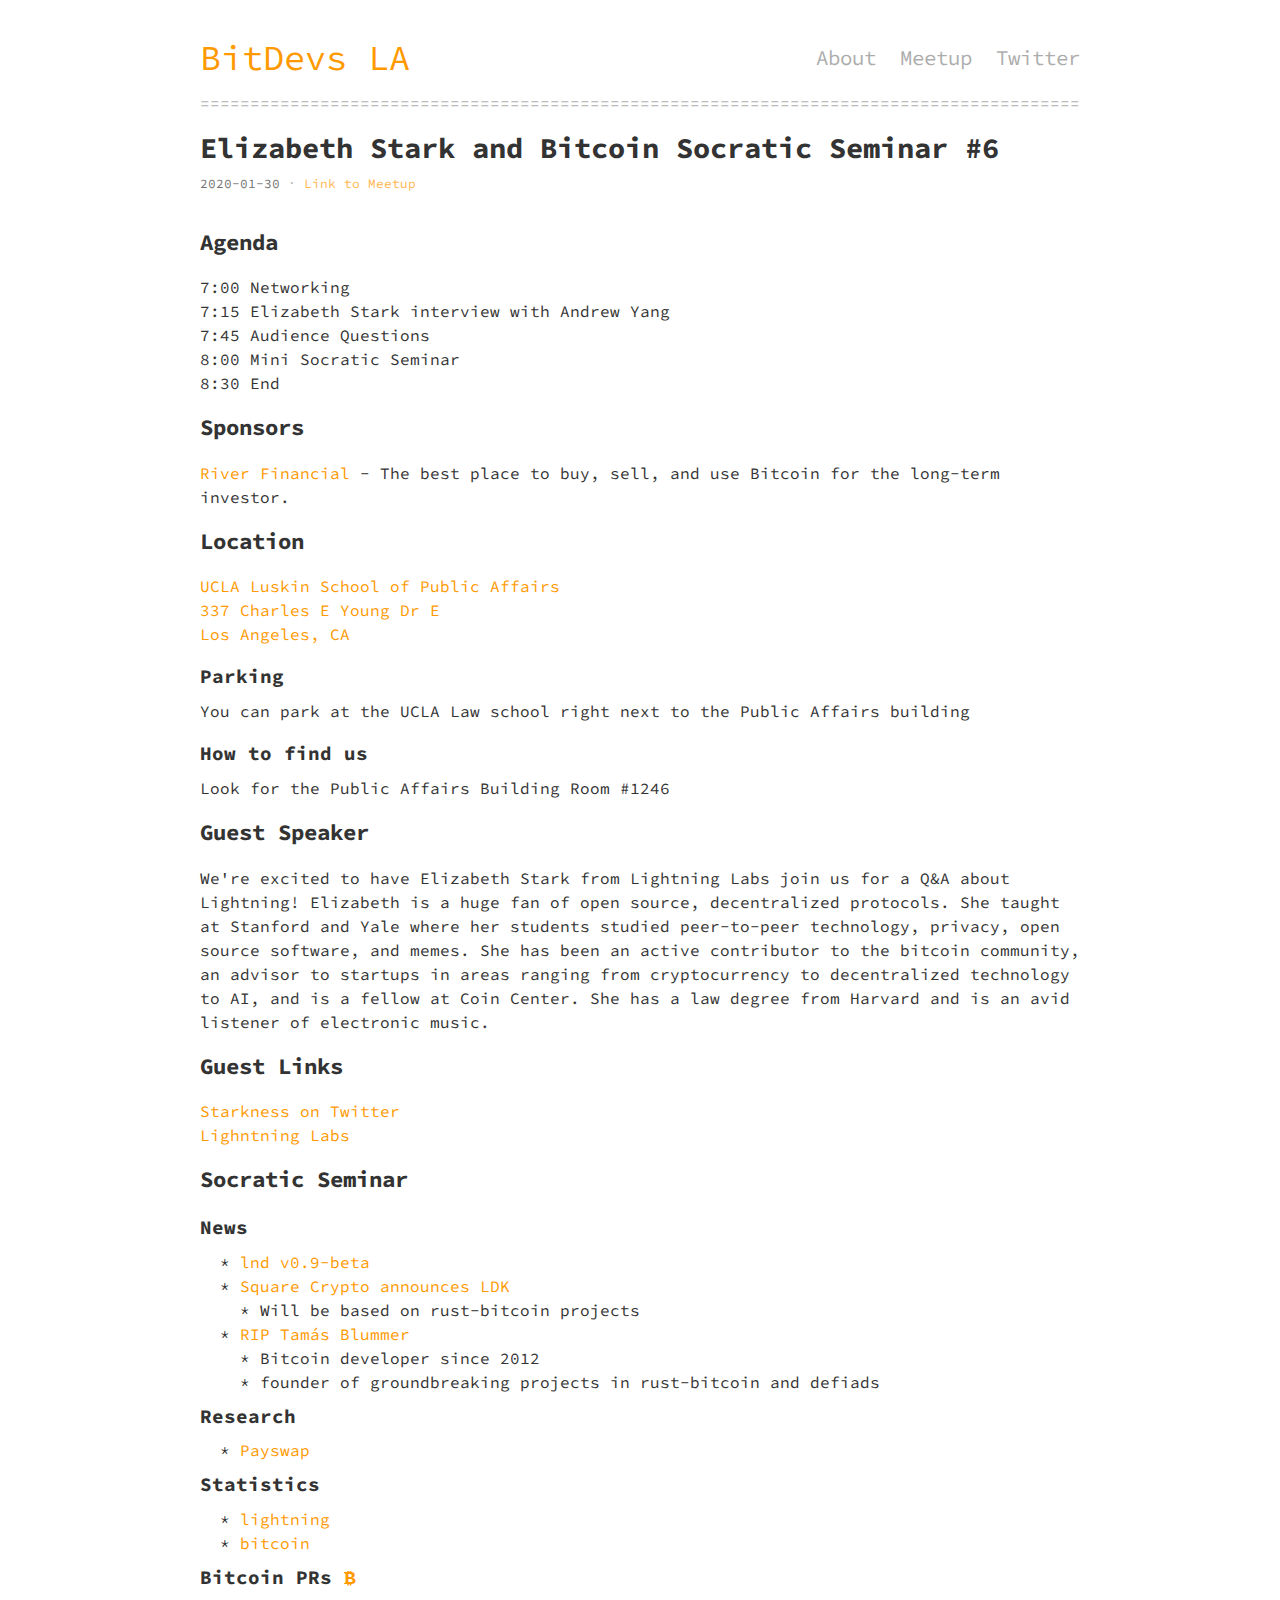
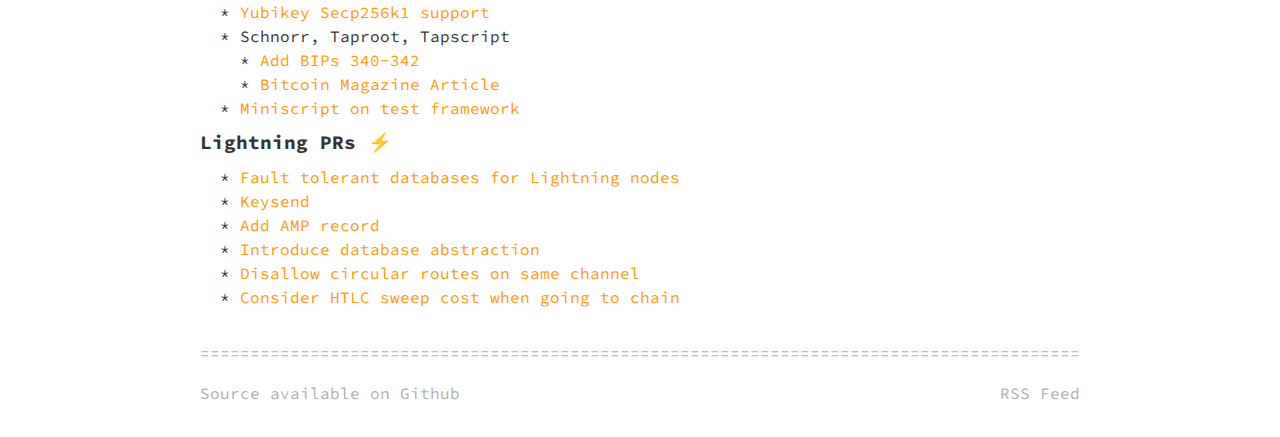
<file: socratic-seminar-06/index.html>
<!DOCTYPE html>
<html>

<head>
    <meta content="text/html;charset=utf-8" http-equiv="Content-Type">
    <meta content="utf-8" http-equiv="encoding">
    <title>
        BitDevs LA
    </title>

    <meta name="viewport" content="width=device-width, minimum-scale=1.0, maximum-scale=1.0, user-scalable=no">
    <link rel="icon" href="/favicon.ico" type="image/x-icon"/>

    <link rel="stylesheet" href="/style.css">
    <link href="https://fonts.googleapis.com/css?family=Source+Code+Pro" rel="stylesheet">

</head>

<body>

<div class="Site">

    <header class="Header">
        <div class="Header-inner">
            <div class="Header-logo">
                <a href="/">BitDevs LA</a>
            </div>
            <nav class="Header-nav">
                <a href="/about">About</a>
                <a href="https:&#x2F;&#x2F;www.meetup.com&#x2F;BitDevsLA" target="_blank" rel="noopener nofollow">Meetup</a>
                <a href="https:&#x2F;&#x2F;twitter.com&#x2F;BitDevsLA" target="_blank" rel="noopener nofollow">Twitter</a>
            </nav>
        </div>
        <div class="Header-border">
            ==============================================================================================================================================================
        </div>
    </header>

    
<section>
    <div class="Post">
        <h1 class="Post-title">Elizabeth Stark and Bitcoin Socratic Seminar #6</h1>
        <div class="Post-info">
            <span>2020-01-30</span>
            
            <span>
                <a href="https:&#x2F;&#x2F;www.meetup.com&#x2F;BitDevsLA/events/267972266" target="_blank" rel="noopener nofollow">
                    Link to Meetup
                </a>
            </span>
            
        </div>
        <div class="Post-content"><h3 id="agenda">Agenda</h3>
<p>7:00 Networking<br />
7:15 Elizabeth Stark interview with Andrew Yang<br />
7:45 Audience Questions<br />
8:00 Mini Socratic Seminar<br />
8:30 End</p>
<h3 id="sponsors">Sponsors</h3>
<p><a href="https://www.river.com">River Financial</a> - The best place to buy, sell, and use Bitcoin for the long-term investor. </p>
<h3 id="location">Location</h3>
<p><a href="https://www.google.com/maps/search/?api=1&amp;query=34.074400%2C-118.439090">UCLA Luskin School of Public Affairs<br />
337 Charles E Young Dr E<br />
Los Angeles, CA  </a></p>
<h4 id="parking">Parking</h4>
<p>You can park at the UCLA Law school right next to the Public Affairs building</p>
<h4 id="how-to-find-us">How to find us</h4>
<p>Look for the Public Affairs Building Room #1246</p>
<h3 id="guest-speaker">Guest Speaker</h3>
<p>We're excited to have Elizabeth Stark from Lightning Labs join us for a Q&amp;A about Lightning! Elizabeth is a huge fan of open source, decentralized protocols. She taught at Stanford and Yale where her students studied peer-to-peer technology, privacy, open source software, and memes. She has been an active contributor to the bitcoin community, an advisor to startups in areas ranging from cryptocurrency to decentralized technology to AI, and is a fellow at Coin Center. She has a law degree from Harvard and is an avid listener of electronic music.</p>
<h3 id="guest-links">Guest Links</h3>
<p><a href="https://twitter.com/starkness">Starkness on Twitter</a><br />
<a href="https://lightning.engineering">Lighntning Labs</a></p>
<h3 id="socratic-seminar">Socratic Seminar</h3>
<h4 id="news">News</h4>
<ul>
<li><a href="https://blog.lightning.engineering/announcement/2020/01/21/lnd-v0.9.html">lnd v0.9-beta</a></li>
<li><a href="https://twitter.com/sqcrypto/status/1219669471369089024">Square Crypto announces LDK</a>
<ul>
<li>Will be based on rust-bitcoin projects</li>
</ul>
</li>
<li><a href="https://bitcoinmagazine.com/articles/remembering-tamas-blummer-pioneering-bitcoin-developer">RIP Tamás Blummer</a>
<ul>
<li>Bitcoin developer since 2012</li>
<li>founder of groundbreaking projects in rust-bitcoin and defiads</li>
</ul>
</li>
</ul>
<h4 id="research">Research</h4>
<ul>
<li><a href="https://bitcoinmagazine.com/articles/how-payswap-can-confuse-blockchain-analysts-benefiting-bitcoin-privacy-for-all">Payswap</a></li>
</ul>
<h4 id="statistics">Statistics</h4>
<ul>
<li><a href="https://bitcoinvisuals.com/lightning">lightning</a></li>
<li><a href="https://bitcoinvisuals.com/stats">bitcoin</a></li>
</ul>
<h4 id="bitcoin-prs">Bitcoin PRs <font color="#FF9900">₿</font></h4>
<ul>
<li><a href="https://github.com/bitcoin/bitcoin/issues/10112#issuecomment-572571428">Yubikey Secp256k1 support</a></li>
<li>Schnorr, Taproot, Tapscript
<ul>
<li><a href="https://github.com/bitcoin/bips/pull/876">Add BIPs 340-342</a></li>
<li><a href="https://bitcoinmagazine.com/articles/2020-and-beyond-bitcoins-potential-protocol-upgrades">Bitcoin Magazine Article</a></li>
</ul>
</li>
<li><a href="https://github.com/bitcoin/bitcoin/pull/17975">Miniscript on test framework</a></li>
</ul>
<h4 id="lightning-prs-zap">Lightning PRs ⚡</h4>
<ul>
<li><a href="https://twitter.com/Snyke/status/1213180339767664641?s=20">Fault tolerant databases for Lightning nodes</a></li>
<li><a href="https://github.com/lightningnetwork/lnd/pull/3795">Keysend</a></li>
<li><a href="https://github.com/lightningnetwork/lnd/pull/3957">Add AMP record</a></li>
<li><a href="https://github.com/lightningnetwork/lnd/pull/3833">Introduce database abstraction</a></li>
<li><a href="https://github.com/lightningnetwork/lnd/pull/3915">Disallow circular routes on same channel</a></li>
<li><a href="https://github.com/lightningnetwork/lnd/pull/3955">Consider HTLC sweep cost when going to chain</a></li>
</ul>
</div>
    </div>
</section>

    
<script type="application/ld+json">
{
  "@context": "http://www.schema.org",
  "@type": "LocalBusiness",
  "name": "BitDevs LA",
  "url": "https://bitdevsla.org/",
  "logo": "https://pbs.twimg.com/profile_images/1194834434135998464/q8q3forH_400x400.jpg",
  "image": "https://secure.meetupstatic.com/photos/event/8/f/8/6/600_486636742.jpeg",
  "description": "BitDevs LA is a community in the Los Angeles area for those interested in discussing and participating in the research and development of Bitcoin and related protocols.",
  "founder": [
    {
      "@type": "Person",
      "name": "Andrew Yang"
    }
  ],
  "sponsor": [
    {
      "@type": "Corporation",
      "name": "River Financial",
      "url": "https://river.com/",
      "sameAs": "https://twitter.com/riverfinancial"
    }
  ],
  "member": [
    {
      "@type": "Person",
      "name": "Steve Myers"
    },
    {
      "@type": "Person",
      "name": "Andrew Bentley"
    }
  ],
  "address": {
    "@type": "PostalAddress",
    "addressLocality": "Los Angeles",
    "addressRegion": "Calfornia",
    "addressCountry": "United States of America"
  },
  "contactPoint": {
    "@type": "ContactPoint",
    "contactType": "Organizer",
    "email": "contact@bitdevsla.org"
  },
  "sameAs": [
    "https://twitter.com/SoCalLightning",
    "https://www.meetup.com/SoCal-Lightning/"
  ]
}
</script>
    
    <footer class="Footer">
        <div class="Footer-border">
            ==============================================================================================================================================================
        </div>
        <div class="Footer-inner">
            <div class="Footer-source">
                <a href="https:&#x2F;&#x2F;github.com&#x2F;bitdevsla&#x2F;bitdevsla.org" target="_blank"
                   rel="noopener nofollow">Source available on Github</a>
            </div>
            <div class="Footer-rss">
                <a href="/rss.xml">RSS Feed</a>
            </div>
        </div>
    </footer>

    <div>

</body>

</html>
</file>
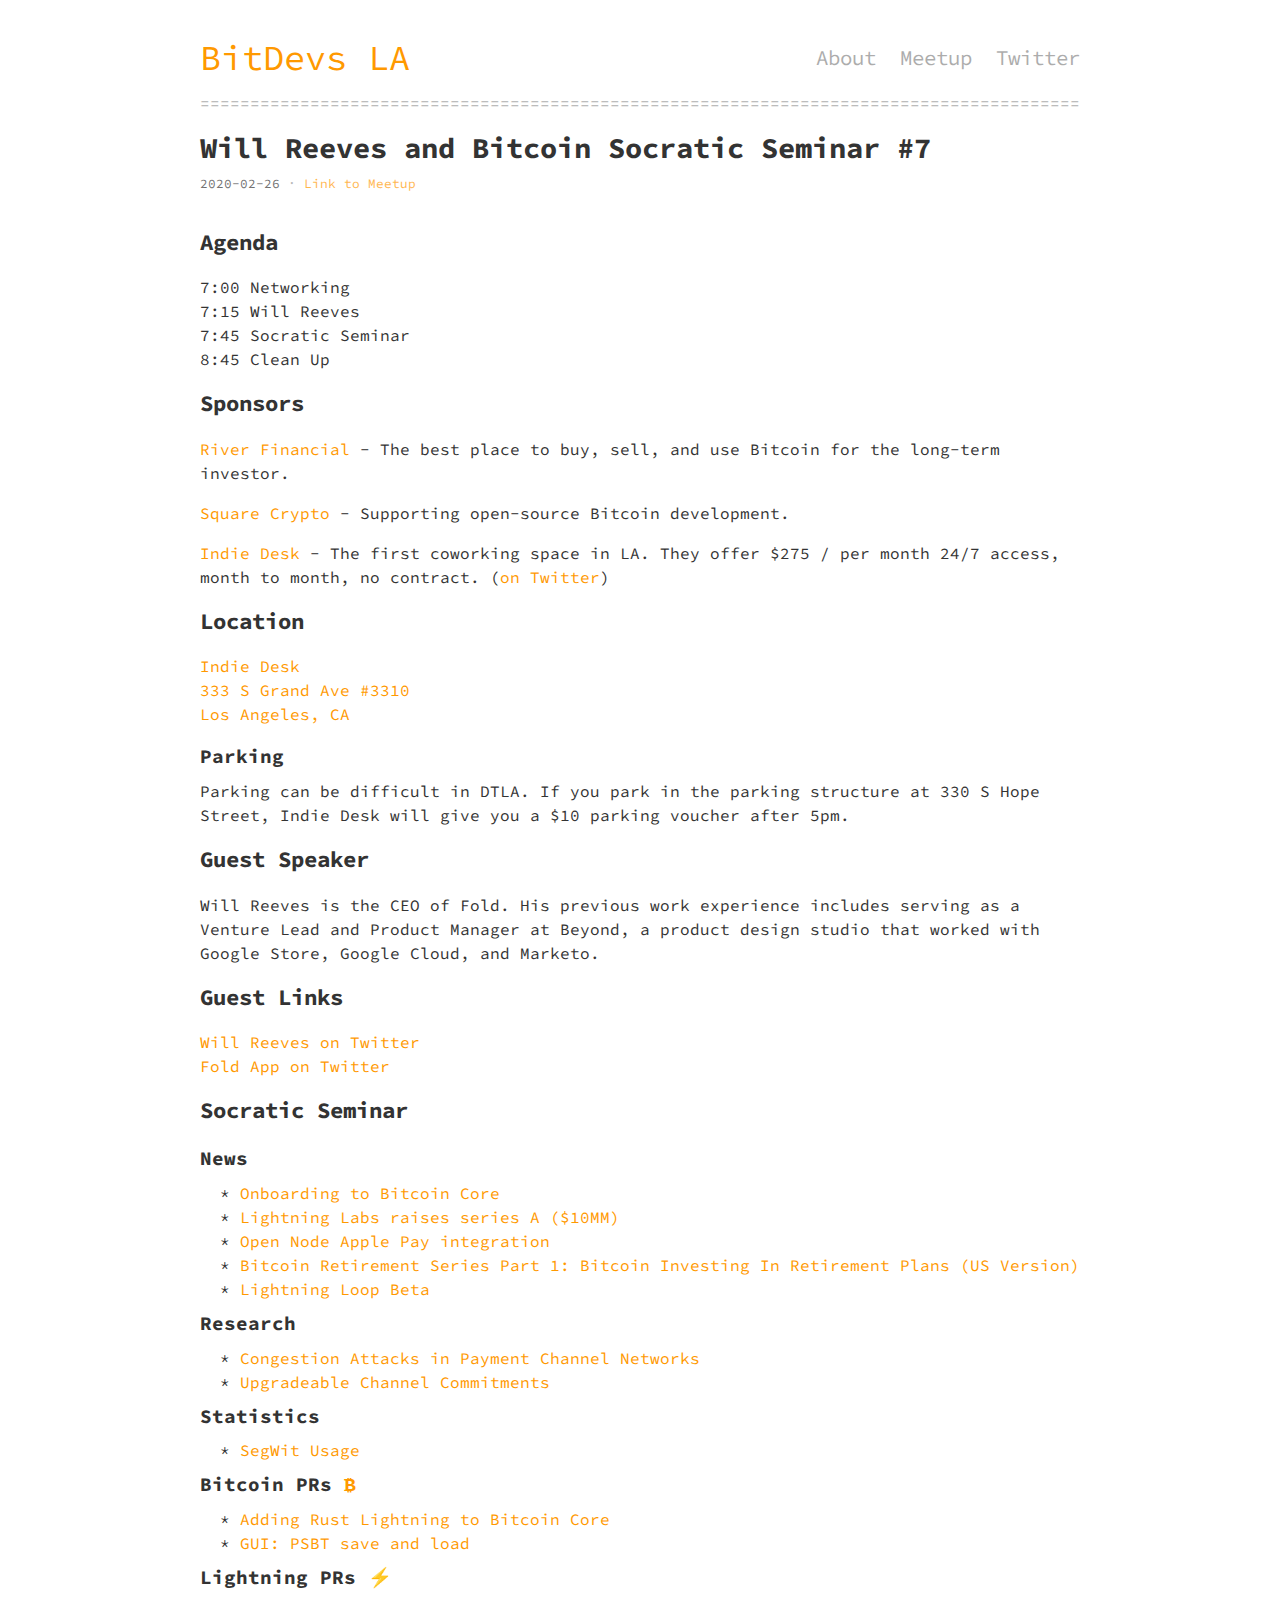
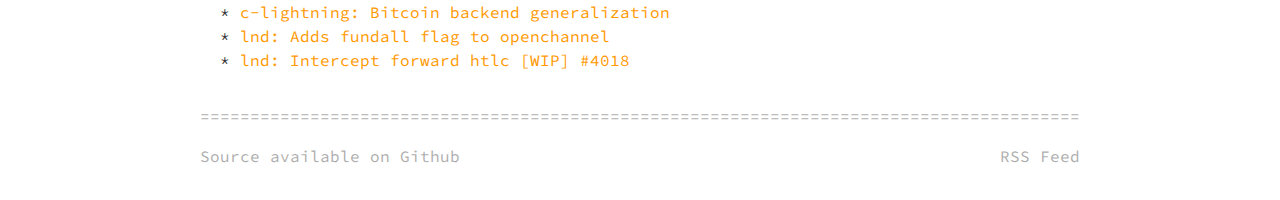
<file: socratic-seminar-07/index.html>
<!DOCTYPE html>
<html>

<head>
    <meta content="text/html;charset=utf-8" http-equiv="Content-Type">
    <meta content="utf-8" http-equiv="encoding">
    <title>
        BitDevs LA
    </title>

    <meta name="viewport" content="width=device-width, minimum-scale=1.0, maximum-scale=1.0, user-scalable=no">
    <link rel="icon" href="/favicon.ico" type="image/x-icon"/>

    <link rel="stylesheet" href="/style.css">
    <link href="https://fonts.googleapis.com/css?family=Source+Code+Pro" rel="stylesheet">

</head>

<body>

<div class="Site">

    <header class="Header">
        <div class="Header-inner">
            <div class="Header-logo">
                <a href="/">BitDevs LA</a>
            </div>
            <nav class="Header-nav">
                <a href="/about">About</a>
                <a href="https:&#x2F;&#x2F;www.meetup.com&#x2F;BitDevsLA" target="_blank" rel="noopener nofollow">Meetup</a>
                <a href="https:&#x2F;&#x2F;twitter.com&#x2F;BitDevsLA" target="_blank" rel="noopener nofollow">Twitter</a>
            </nav>
        </div>
        <div class="Header-border">
            ==============================================================================================================================================================
        </div>
    </header>

    
<section>
    <div class="Post">
        <h1 class="Post-title">Will Reeves and Bitcoin Socratic Seminar #7</h1>
        <div class="Post-info">
            <span>2020-02-26</span>
            
            <span>
                <a href="https:&#x2F;&#x2F;www.meetup.com&#x2F;BitDevsLA/events/268296785" target="_blank" rel="noopener nofollow">
                    Link to Meetup
                </a>
            </span>
            
        </div>
        <div class="Post-content"><h3 id="agenda">Agenda</h3>
<p>7:00 Networking<br />
7:15 Will Reeves<br />
7:45 Socratic Seminar<br />
8:45 Clean Up</p>
<h3 id="sponsors">Sponsors</h3>
<p><a href="https://www.river.com">River Financial</a> - The best place to buy, sell, and use Bitcoin for the long-term investor.</p>
<p><a href="https://twitter.com/sqcrypto">Square Crypto</a> - Supporting open-source Bitcoin development.</p>
<p><a href="https://www.indiedesk.com/">Indie Desk</a> - The first coworking space in LA. They offer $275 / per month 24/7 access, 
month to month, no contract. (<a href="https://twitter.com/indiedesk">on Twitter</a>)</p>
<h3 id="location">Location</h3>
<p><a href="https://www.google.com/maps/search/?api=1&amp;query=34.052933%2C-118.251880">Indie Desk<br />
333 S Grand Ave #3310<br />
Los Angeles, CA  </a></p>
<h4 id="parking">Parking</h4>
<p>Parking can be difficult in DTLA. If you park in the parking structure at 330 S Hope Street, Indie Desk will give you a $10 parking voucher after 5pm.</p>
<h3 id="guest-speaker">Guest Speaker</h3>
<p>Will Reeves is the CEO of Fold. His previous work experience includes serving as a Venture Lead and Product Manager at 
Beyond, a product design studio that worked with Google Store, Google Cloud, and Marketo.</p>
<h3 id="guest-links">Guest Links</h3>
<p><a href="https://twitter.com/wlrvs">Will Reeves on Twitter</a><br />
<a href="https://twitter.com/fold_app">Fold App on Twitter</a></p>
<h3 id="socratic-seminar">Socratic Seminar</h3>
<h4 id="news">News</h4>
<ul>
<li><a href="https://medium.com/@amitiu/onboarding-to-bitcoin-core-7c1a83b20365">Onboarding to Bitcoin Core</a></li>
<li><a href="https://docs.google.com/document/d/1kQy8No_w8Kdtmnw52TR5PY_LiUZ_ZVEWCf2vuxazCnk/edit">Lightning Labs raises series A ($10MM)</a></li>
<li><a href="https://www.opennode.com/blog/opennode-apple-pay-debit-cards-and-more/">Open Node Apple Pay integration</a></li>
<li><a href="https://medium.com/@hhua/bitcoin-retirement-series-part-1-bitcoin-investing-in-retirement-plans-us-version-2d65c5fffe31">Bitcoin Retirement Series Part 1: Bitcoin Investing In Retirement Plans (US Version)</a></li>
<li><a href="https://blog.lightning.engineering/announcement/2020/02/05/loop-beta.html">Lightning Loop Beta</a></li>
</ul>
<h4 id="research">Research</h4>
<ul>
<li><a href="https://medium.com/@ayelem02/congestion-attacks-in-payment-channel-networks-b7ac37208389">Congestion Attacks in Payment Channel Networks</a></li>
<li><a href="https://twitter.com/ecurrencyhodler/status/1232379435849961472">Upgradeable Channel Commitments</a></li>
</ul>
<h4 id="statistics">Statistics</h4>
<ul>
<li><a href="https://segwit.space/">SegWit Usage</a></li>
</ul>
<h4 id="bitcoin-prs">Bitcoin PRs <font color="#FF9900">₿</font></h4>
<ul>
<li><a href="https://github.com/bitcoin/bitcoin/pull/18179">Adding Rust Lightning to Bitcoin Core</a></li>
<li><a href="https://github.com/bitcoin/bitcoin/pull/17509">GUI: PSBT save and load</a></li>
</ul>
<h4 id="lightning-prs-zap">Lightning PRs ⚡</h4>
<ul>
<li><a href="https://github.com/ElementsProject/lightning/pull/3488">c-lightning: Bitcoin backend generalization</a></li>
<li><a href="https://github.com/lightningnetwork/lnd/pull/4029">lnd: Adds <code>fundall</code> flag to <code>openchannel</code></a></li>
<li><a href="https://github.com/lightningnetwork/lnd/pull/4018">lnd: Intercept forward htlc [WIP] #4018</a></li>
</ul>
</div>
    </div>
</section>

    
<script type="application/ld+json">
{
  "@context": "http://www.schema.org",
  "@type": "LocalBusiness",
  "name": "BitDevs LA",
  "url": "https://bitdevsla.org/",
  "logo": "https://pbs.twimg.com/profile_images/1194834434135998464/q8q3forH_400x400.jpg",
  "image": "https://secure.meetupstatic.com/photos/event/8/f/8/6/600_486636742.jpeg",
  "description": "BitDevs LA is a community in the Los Angeles area for those interested in discussing and participating in the research and development of Bitcoin and related protocols.",
  "founder": [
    {
      "@type": "Person",
      "name": "Andrew Yang"
    }
  ],
  "sponsor": [
    {
      "@type": "Corporation",
      "name": "River Financial",
      "url": "https://river.com/",
      "sameAs": "https://twitter.com/riverfinancial"
    }
  ],
  "member": [
    {
      "@type": "Person",
      "name": "Steve Myers"
    },
    {
      "@type": "Person",
      "name": "Andrew Bentley"
    }
  ],
  "address": {
    "@type": "PostalAddress",
    "addressLocality": "Los Angeles",
    "addressRegion": "Calfornia",
    "addressCountry": "United States of America"
  },
  "contactPoint": {
    "@type": "ContactPoint",
    "contactType": "Organizer",
    "email": "contact@bitdevsla.org"
  },
  "sameAs": [
    "https://twitter.com/SoCalLightning",
    "https://www.meetup.com/SoCal-Lightning/"
  ]
}
</script>
    
    <footer class="Footer">
        <div class="Footer-border">
            ==============================================================================================================================================================
        </div>
        <div class="Footer-inner">
            <div class="Footer-source">
                <a href="https:&#x2F;&#x2F;github.com&#x2F;bitdevsla&#x2F;bitdevsla.org" target="_blank"
                   rel="noopener nofollow">Source available on Github</a>
            </div>
            <div class="Footer-rss">
                <a href="/rss.xml">RSS Feed</a>
            </div>
        </div>
    </footer>

    <div>

</body>

</html>
</file>
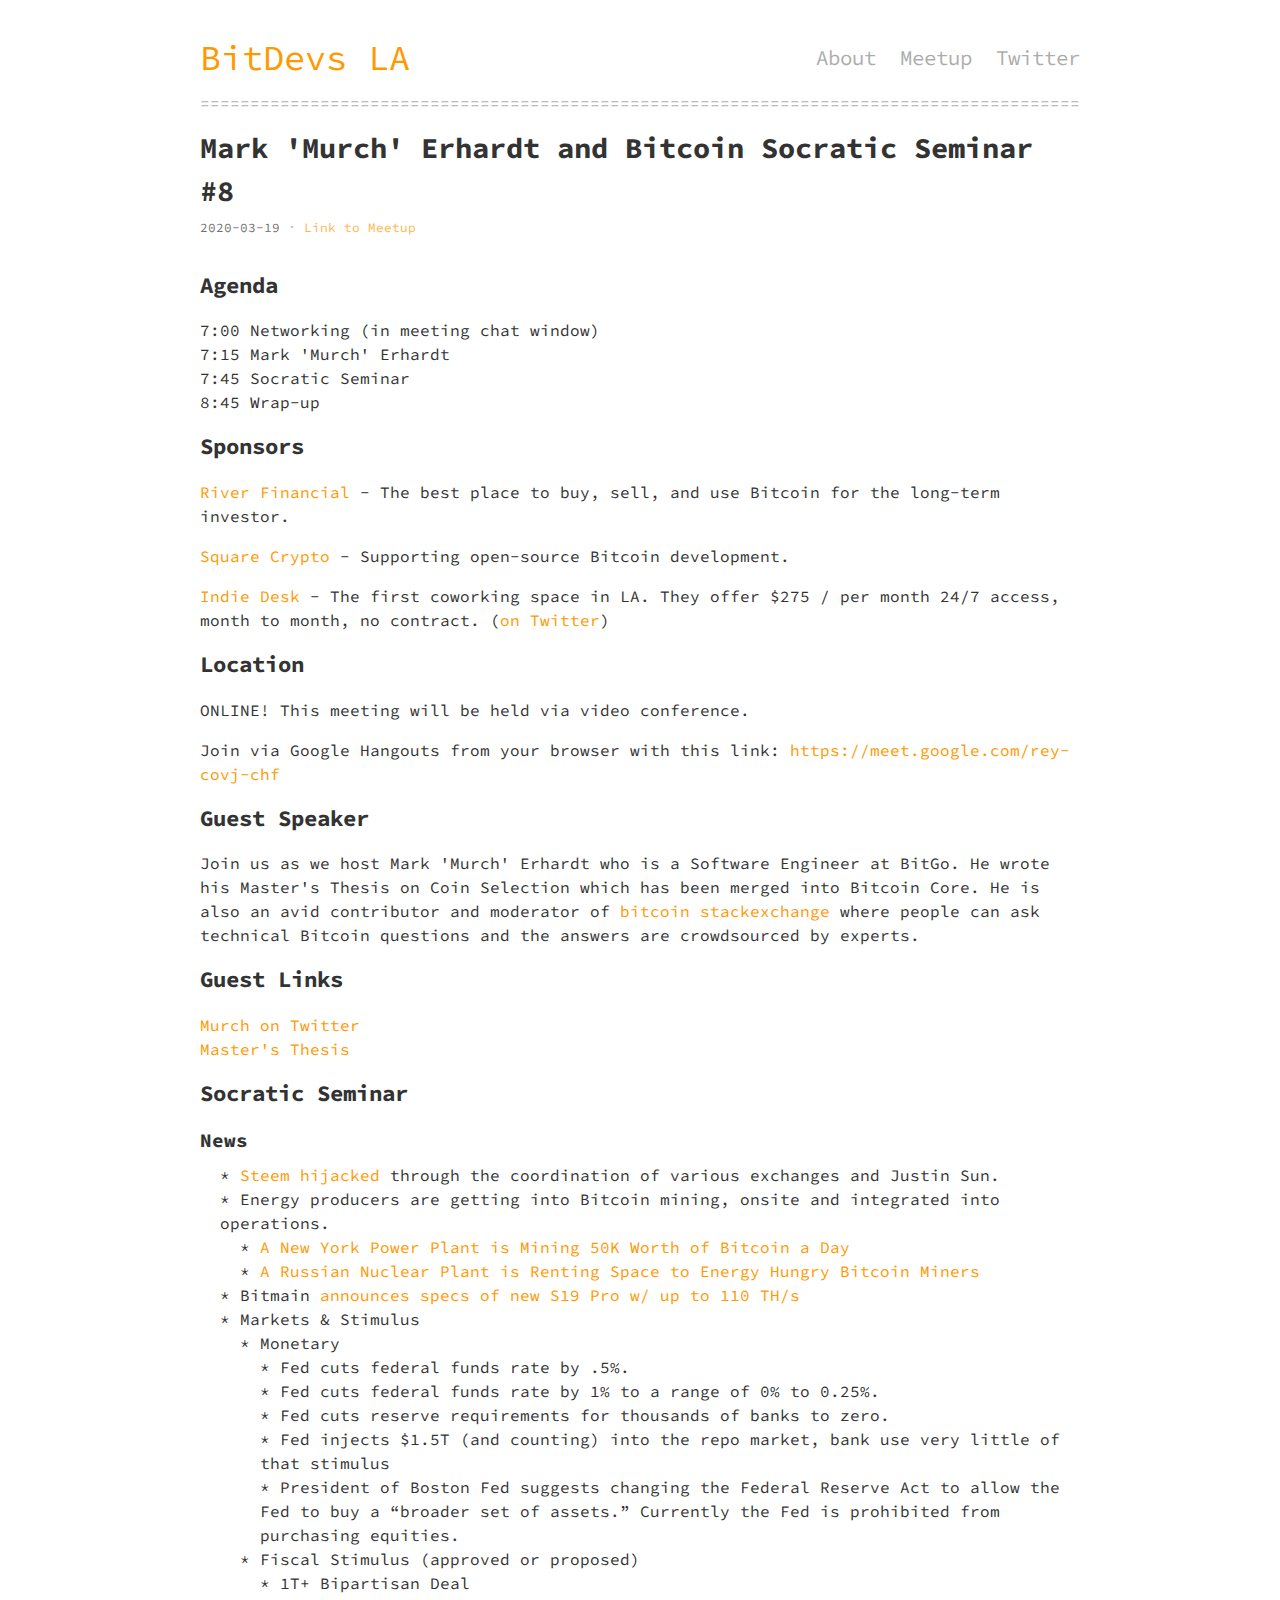
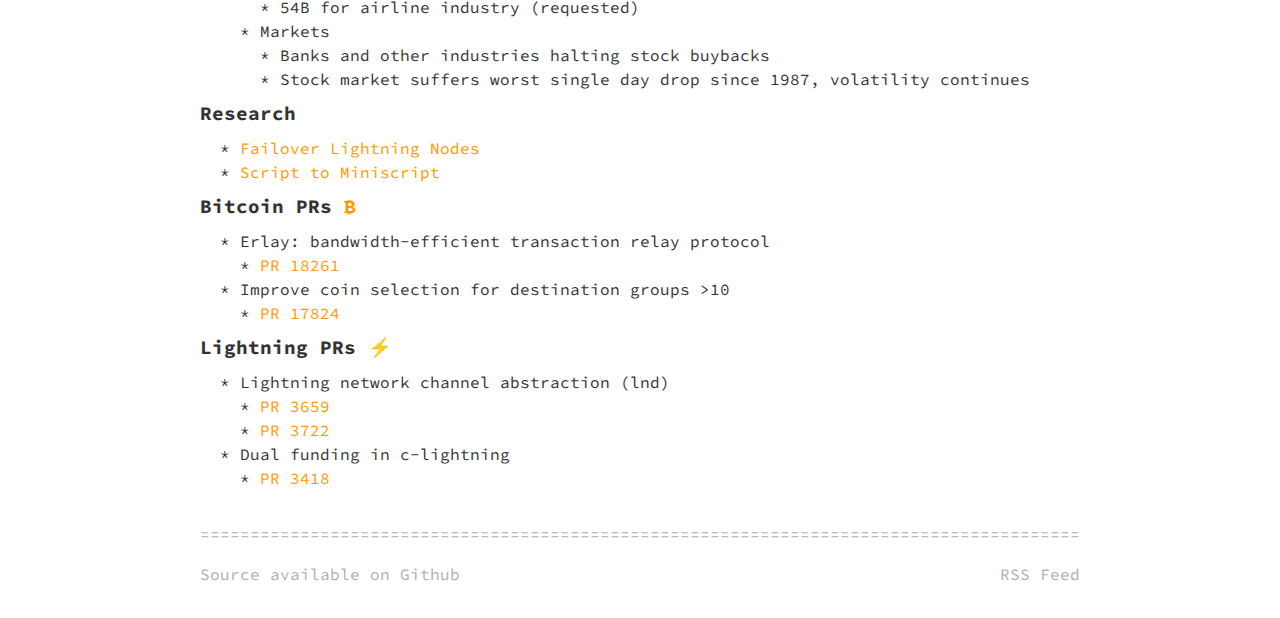
<file: socratic-seminar-08/index.html>
<!DOCTYPE html>
<html>

<head>
    <meta content="text/html;charset=utf-8" http-equiv="Content-Type">
    <meta content="utf-8" http-equiv="encoding">
    <title>
        BitDevs LA
    </title>

    <meta name="viewport" content="width=device-width, minimum-scale=1.0, maximum-scale=1.0, user-scalable=no">
    <link rel="icon" href="/favicon.ico" type="image/x-icon"/>

    <link rel="stylesheet" href="/style.css">
    <link href="https://fonts.googleapis.com/css?family=Source+Code+Pro" rel="stylesheet">

</head>

<body>

<div class="Site">

    <header class="Header">
        <div class="Header-inner">
            <div class="Header-logo">
                <a href="/">BitDevs LA</a>
            </div>
            <nav class="Header-nav">
                <a href="/about">About</a>
                <a href="https:&#x2F;&#x2F;www.meetup.com&#x2F;BitDevsLA" target="_blank" rel="noopener nofollow">Meetup</a>
                <a href="https:&#x2F;&#x2F;twitter.com&#x2F;BitDevsLA" target="_blank" rel="noopener nofollow">Twitter</a>
            </nav>
        </div>
        <div class="Header-border">
            ==============================================================================================================================================================
        </div>
    </header>

    
<section>
    <div class="Post">
        <h1 class="Post-title">Mark &#x27;Murch&#x27; Erhardt and Bitcoin Socratic Seminar #8</h1>
        <div class="Post-info">
            <span>2020-03-19</span>
            
            <span>
                <a href="https:&#x2F;&#x2F;www.meetup.com&#x2F;BitDevsLA/events/268301778" target="_blank" rel="noopener nofollow">
                    Link to Meetup
                </a>
            </span>
            
        </div>
        <div class="Post-content"><h3 id="agenda">Agenda</h3>
<p>7:00 Networking (in meeting chat window)<br />
7:15 Mark 'Murch' Erhardt<br />
7:45 Socratic Seminar<br />
8:45 Wrap-up</p>
<h3 id="sponsors">Sponsors</h3>
<p><a href="https://www.river.com">River Financial</a> - The best place to buy, sell, and use Bitcoin for the long-term investor.</p>
<p><a href="https://twitter.com/sqcrypto">Square Crypto</a> - Supporting open-source Bitcoin development.</p>
<p><a href="https://www.indiedesk.com/">Indie Desk</a> - The first coworking space in LA. They offer $275 / per month 24/7 access, 
month to month, no contract. (<a href="https://twitter.com/indiedesk">on Twitter</a>)</p>
<h3 id="location">Location</h3>
<p>ONLINE! This meeting will be held via video conference. </p>
<p>Join via Google Hangouts from your browser with this link:
<a href="https://meet.google.com/rey-covj-chf">https://meet.google.com/rey-covj-chf</a></p>
<h3 id="guest-speaker">Guest Speaker</h3>
<p>Join us as we host Mark 'Murch' Erhardt who is a Software Engineer at BitGo. He wrote his Master's Thesis on Coin 
Selection which has been merged into Bitcoin Core. He is also an avid contributor and moderator of 
<a href="http://bitcoin.stackexchange.com/">bitcoin stackexchange</a> where people can ask technical Bitcoin questions and the 
answers are crowdsourced by experts.</p>
<h3 id="guest-links">Guest Links</h3>
<p><a href="https://twitter.com/murchandamus">Murch on Twitter</a><br />
<a href="http://murch.one/wp-content/uploads/2016/11/erhardt2016coinselection.pdf">Master's Thesis</a></p>
<h3 id="socratic-seminar">Socratic Seminar</h3>
<h4 id="news">News</h4>
<ul>
<li><a href="https://twitter.com/bcmakes/status/1234668640353439744">Steem hijacked</a> through the coordination of various exchanges and Justin Sun.</li>
<li>Energy producers are getting into Bitcoin mining, onsite and integrated into operations.
<ul>
<li><a href="https://www.coindesk.com/a-new-york-power-plant-is-mining-50k-worth-of-bitcoin-a-day">A New York Power Plant is Mining 50K Worth of Bitcoin a Day</a></li>
<li><a href="https://www.coindesk.com/a-russian-nuclear-plant-is-renting-space-to-energy-hungry-bitcoin-miners">A Russian Nuclear Plant is Renting Space to Energy Hungry Bitcoin Miners</a></li>
</ul>
</li>
<li>Bitmain <a href="https://www.prnewswire.com/news-releases/bitmain-announces-specs-for-next-gen-antminer-s19-and-s19-pro-coming-soon-301012293.html">announces specs of new S19 Pro w/ up to 110 TH/s</a></li>
<li>Markets &amp; Stimulus
<ul>
<li>Monetary
<ul>
<li>Fed cuts federal funds rate by .5%.</li>
<li>Fed cuts federal funds rate by 1% to a range of 0% to 0.25%.</li>
<li>Fed cuts reserve requirements for thousands of banks to zero.</li>
<li>Fed injects $1.5T (and counting) into the repo market, bank use very little of that stimulus</li>
<li>President of Boston Fed suggests changing the Federal Reserve Act to allow the Fed to buy a “broader set of assets.” Currently the Fed is prohibited from purchasing equities.</li>
</ul>
</li>
<li>Fiscal Stimulus (approved or proposed)
<ul>
<li>1T+ Bipartisan Deal</li>
<li>54B for airline industry (requested)</li>
</ul>
</li>
<li>Markets
<ul>
<li>Banks and other industries halting stock buybacks</li>
<li>Stock market suffers worst single day drop since 1987, volatility continues</li>
</ul>
</li>
</ul>
</li>
</ul>
<h4 id="research">Research</h4>
<ul>
<li><a href="https://suredbits.com/lightning-201-failover-node-demonstration/">Failover Lightning Nodes</a></li>
<li><a href="https://diyhpl.us/wiki/transcripts/london-bitcoin-devs/2020-02-04-andrew-poelstra-miniscript/">Script to Miniscript</a></li>
</ul>
<h4 id="bitcoin-prs">Bitcoin PRs <font color="#FF9900">₿</font></h4>
<ul>
<li>Erlay: bandwidth-efficient transaction relay protocol
<ul>
<li><a href="https://github.com/bitcoin/bitcoin/pull/18261">PR 18261</a></li>
</ul>
</li>
<li>Improve coin selection for destination groups &gt;10
<ul>
<li><a href="https://github.com/bitcoin/bitcoin/pull/17824">PR 17824</a></li>
</ul>
</li>
</ul>
<h4 id="lightning-prs-zap">Lightning PRs ⚡</h4>
<ul>
<li>Lightning network channel abstraction (lnd)
<ul>
<li><a href="https://github.com/lightningnetwork/lnd/pull/3659">PR 3659</a></li>
<li><a href="https://github.com/lightningnetwork/lnd/pull/3722">PR 3722</a></li>
</ul>
</li>
<li>Dual funding in c-lightning
<ul>
<li><a href="https://github.com/ElementsProject/lightning/pull/3418">PR 3418</a></li>
</ul>
</li>
</ul>
</div>
    </div>
</section>

    
<script type="application/ld+json">
{
  "@context": "http://www.schema.org",
  "@type": "LocalBusiness",
  "name": "BitDevs LA",
  "url": "https://bitdevsla.org/",
  "logo": "https://pbs.twimg.com/profile_images/1194834434135998464/q8q3forH_400x400.jpg",
  "image": "https://secure.meetupstatic.com/photos/event/8/f/8/6/600_486636742.jpeg",
  "description": "BitDevs LA is a community in the Los Angeles area for those interested in discussing and participating in the research and development of Bitcoin and related protocols.",
  "founder": [
    {
      "@type": "Person",
      "name": "Andrew Yang"
    }
  ],
  "sponsor": [
    {
      "@type": "Corporation",
      "name": "River Financial",
      "url": "https://river.com/",
      "sameAs": "https://twitter.com/riverfinancial"
    }
  ],
  "member": [
    {
      "@type": "Person",
      "name": "Steve Myers"
    },
    {
      "@type": "Person",
      "name": "Andrew Bentley"
    }
  ],
  "address": {
    "@type": "PostalAddress",
    "addressLocality": "Los Angeles",
    "addressRegion": "Calfornia",
    "addressCountry": "United States of America"
  },
  "contactPoint": {
    "@type": "ContactPoint",
    "contactType": "Organizer",
    "email": "contact@bitdevsla.org"
  },
  "sameAs": [
    "https://twitter.com/SoCalLightning",
    "https://www.meetup.com/SoCal-Lightning/"
  ]
}
</script>
    
    <footer class="Footer">
        <div class="Footer-border">
            ==============================================================================================================================================================
        </div>
        <div class="Footer-inner">
            <div class="Footer-source">
                <a href="https:&#x2F;&#x2F;github.com&#x2F;bitdevsla&#x2F;bitdevsla.org" target="_blank"
                   rel="noopener nofollow">Source available on Github</a>
            </div>
            <div class="Footer-rss">
                <a href="/rss.xml">RSS Feed</a>
            </div>
        </div>
    </footer>

    <div>

</body>

</html>
</file>
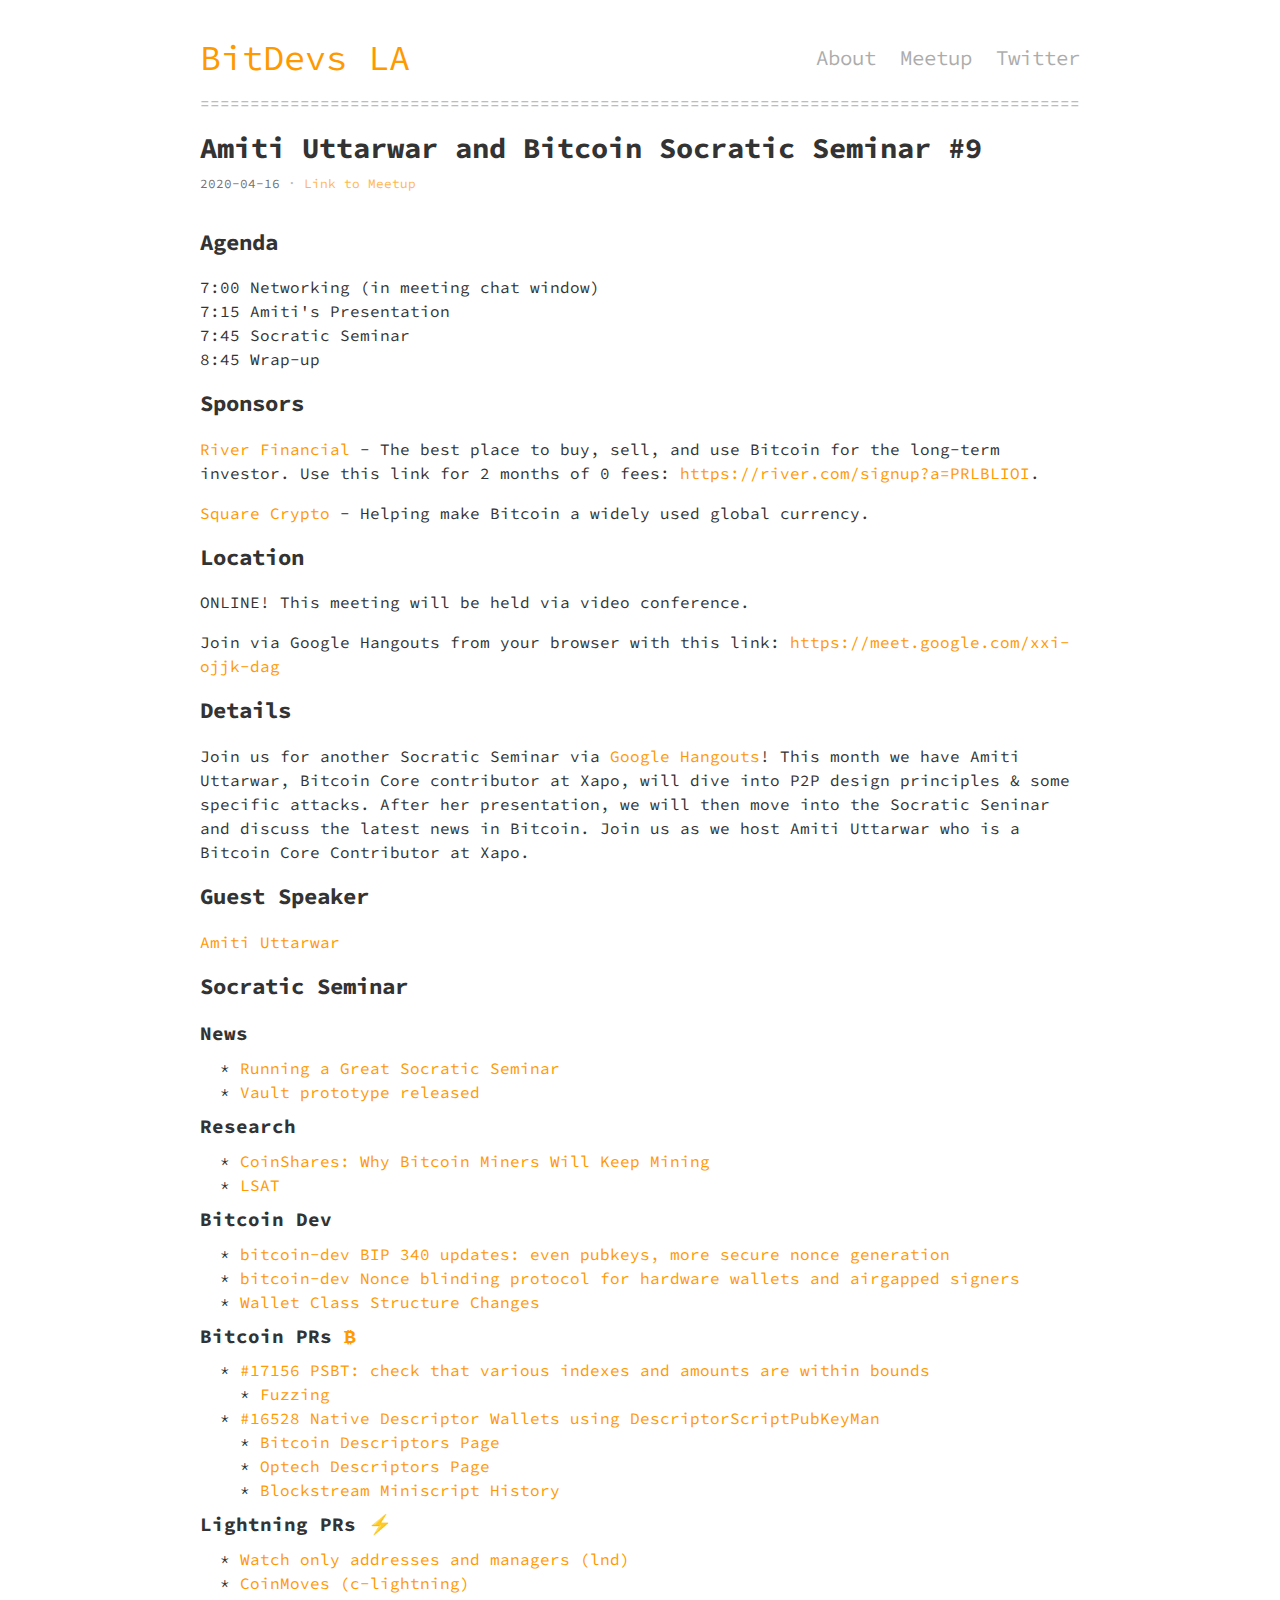
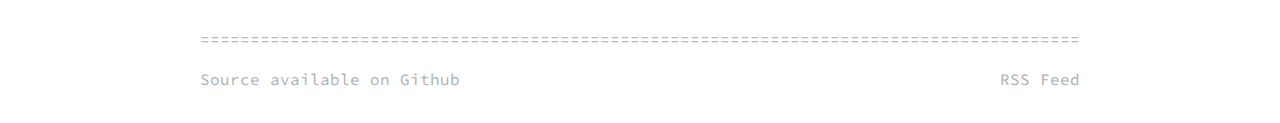
<file: socratic-seminar-09/index.html>
<!DOCTYPE html>
<html>

<head>
    <meta content="text/html;charset=utf-8" http-equiv="Content-Type">
    <meta content="utf-8" http-equiv="encoding">
    <title>
        BitDevs LA
    </title>

    <meta name="viewport" content="width=device-width, minimum-scale=1.0, maximum-scale=1.0, user-scalable=no">
    <link rel="icon" href="/favicon.ico" type="image/x-icon"/>

    <link rel="stylesheet" href="/style.css">
    <link href="https://fonts.googleapis.com/css?family=Source+Code+Pro" rel="stylesheet">

</head>

<body>

<div class="Site">

    <header class="Header">
        <div class="Header-inner">
            <div class="Header-logo">
                <a href="/">BitDevs LA</a>
            </div>
            <nav class="Header-nav">
                <a href="/about">About</a>
                <a href="https:&#x2F;&#x2F;www.meetup.com&#x2F;BitDevsLA" target="_blank" rel="noopener nofollow">Meetup</a>
                <a href="https:&#x2F;&#x2F;twitter.com&#x2F;BitDevsLA" target="_blank" rel="noopener nofollow">Twitter</a>
            </nav>
        </div>
        <div class="Header-border">
            ==============================================================================================================================================================
        </div>
    </header>

    
<section>
    <div class="Post">
        <h1 class="Post-title">Amiti Uttarwar and Bitcoin Socratic Seminar #9</h1>
        <div class="Post-info">
            <span>2020-04-16</span>
            
            <span>
                <a href="https:&#x2F;&#x2F;www.meetup.com&#x2F;BitDevsLA/events/269265962" target="_blank" rel="noopener nofollow">
                    Link to Meetup
                </a>
            </span>
            
        </div>
        <div class="Post-content"><h3 id="agenda">Agenda</h3>
<p>7:00 Networking (in meeting chat window)<br />
7:15 Amiti's Presentation<br />
7:45 Socratic Seminar<br />
8:45 Wrap-up</p>
<h3 id="sponsors">Sponsors</h3>
<p><a href="https://river.com/">River Financial</a> - The best place to buy, sell, and use Bitcoin for the long-term investor. Use this link for 2 months of 0 fees: <a href="https://river.com/signup?a=PRLBLIOI">https://river.com/signup?a=PRLBLIOI</a>.</p>
<p><a href="https://twitter.com/sqcrypto">Square Crypto</a> - Helping make Bitcoin a widely used global currency.</p>
<h3 id="location">Location</h3>
<p>ONLINE! This meeting will be held via video conference. </p>
<p>Join via Google Hangouts from your browser with this link: <a href="https://meet.google.com/xxi-ojjk-dag">https://meet.google.com/xxi-ojjk-dag</a></p>
<h3 id="details">Details</h3>
<p>Join us for another Socratic Seminar via <a href="https://meet.google.com/xxi-ojjk-dag">Google Hangouts</a>! This month we have 
Amiti Uttarwar, Bitcoin Core contributor at Xapo, will dive into P2P design principles &amp; some specific attacks. After 
her presentation, we will then move into the Socratic Seninar and discuss the latest news in Bitcoin.
Join us as we host Amiti Uttarwar who is a Bitcoin Core Contributor at Xapo.</p>
<h3 id="guest-speaker">Guest Speaker</h3>
<p><a href="https://twitter.com/amizi">Amiti Uttarwar</a></p>
<h3 id="socratic-seminar">Socratic Seminar</h3>
<h4 id="news">News</h4>
<ul>
<li><a href="https://bitdevs.org/running-a-great-socratic-seminar/">Running a Great Socratic Seminar</a></li>
<li><a href="https://www.coindesk.com/bitcoin-vaults-developer-bryan-bishop-releases-prototype-for-secure-on-chain-storage">Vault prototype released</a></li>
</ul>
<h4 id="research">Research</h4>
<ul>
<li><a href="https://coinsharesgroup.com/insights/why-bitcoin-miners-will-keep-mining">CoinShares: Why Bitcoin Miners Will Keep Mining</a></li>
<li><a href="https://lightning.engineering/posts/2020-03-30-lsat/">LSAT</a></li>
</ul>
<h4 id="bitcoin-dev">Bitcoin Dev</h4>
<ul>
<li><a href="https://lists.linuxfoundation.org/pipermail/bitcoin-dev/2020-February/017639.html">bitcoin-dev BIP 340 updates: even pubkeys, more secure nonce generation</a></li>
<li><a href="https://lists.linuxfoundation.org/pipermail/bitcoin-dev/2020-February/017655.html">bitcoin-dev Nonce blinding protocol for hardware wallets and airgapped signers</a></li>
<li><a href="https://github.com/bitcoin-core/bitcoin-devwiki/wiki/Wallet-Class-Structure-Changes">Wallet Class Structure Changes</a></li>
</ul>
<h4 id="bitcoin-prs">Bitcoin PRs <font color="#FF9900">₿</font></h4>
<ul>
<li><a href="https://github.com/bitcoin/bitcoin/pull/17156">#17156 PSBT: check that various indexes and amounts are within bounds</a>
<ul>
<li><a href="https://github.com/bitcoin/bitcoin/blob/master/doc/fuzzing.md">Fuzzing</a></li>
</ul>
</li>
<li><a href="https://github.com/bitcoin/bitcoin/pull/16528">#16528 Native Descriptor Wallets using DescriptorScriptPubKeyMan</a>
<ul>
<li><a href="https://github.com/bitcoin/bitcoin/blob/master/doc/descriptors.md">Bitcoin Descriptors Page</a></li>
<li><a href="https://bitcoinops.org/en/topics/output-script-descriptors/">Optech Descriptors Page</a></li>
<li><a href="https://medium.com/blockstream/miniscript-bitcoin-scripting-3aeff3853620">Blockstream Miniscript History</a></li>
</ul>
</li>
</ul>
<h4 id="lightning-prs-zap">Lightning PRs ⚡</h4>
<ul>
<li><a href="https://github.com/btcsuite/btcwallet/pull/667">Watch only addresses and managers (lnd)</a></li>
<li><a href="https://github.com/ElementsProject/lightning/pull/3614">CoinMoves (c-lightning)</a></li>
</ul>
</div>
    </div>
</section>

    
<script type="application/ld+json">
{
  "@context": "http://www.schema.org",
  "@type": "LocalBusiness",
  "name": "BitDevs LA",
  "url": "https://bitdevsla.org/",
  "logo": "https://pbs.twimg.com/profile_images/1194834434135998464/q8q3forH_400x400.jpg",
  "image": "https://secure.meetupstatic.com/photos/event/8/f/8/6/600_486636742.jpeg",
  "description": "BitDevs LA is a community in the Los Angeles area for those interested in discussing and participating in the research and development of Bitcoin and related protocols.",
  "founder": [
    {
      "@type": "Person",
      "name": "Andrew Yang"
    }
  ],
  "sponsor": [
    {
      "@type": "Corporation",
      "name": "River Financial",
      "url": "https://river.com/",
      "sameAs": "https://twitter.com/riverfinancial"
    }
  ],
  "member": [
    {
      "@type": "Person",
      "name": "Steve Myers"
    },
    {
      "@type": "Person",
      "name": "Andrew Bentley"
    }
  ],
  "address": {
    "@type": "PostalAddress",
    "addressLocality": "Los Angeles",
    "addressRegion": "Calfornia",
    "addressCountry": "United States of America"
  },
  "contactPoint": {
    "@type": "ContactPoint",
    "contactType": "Organizer",
    "email": "contact@bitdevsla.org"
  },
  "sameAs": [
    "https://twitter.com/SoCalLightning",
    "https://www.meetup.com/SoCal-Lightning/"
  ]
}
</script>
    
    <footer class="Footer">
        <div class="Footer-border">
            ==============================================================================================================================================================
        </div>
        <div class="Footer-inner">
            <div class="Footer-source">
                <a href="https:&#x2F;&#x2F;github.com&#x2F;bitdevsla&#x2F;bitdevsla.org" target="_blank"
                   rel="noopener nofollow">Source available on Github</a>
            </div>
            <div class="Footer-rss">
                <a href="/rss.xml">RSS Feed</a>
            </div>
        </div>
    </footer>

    <div>

</body>

</html>
</file>
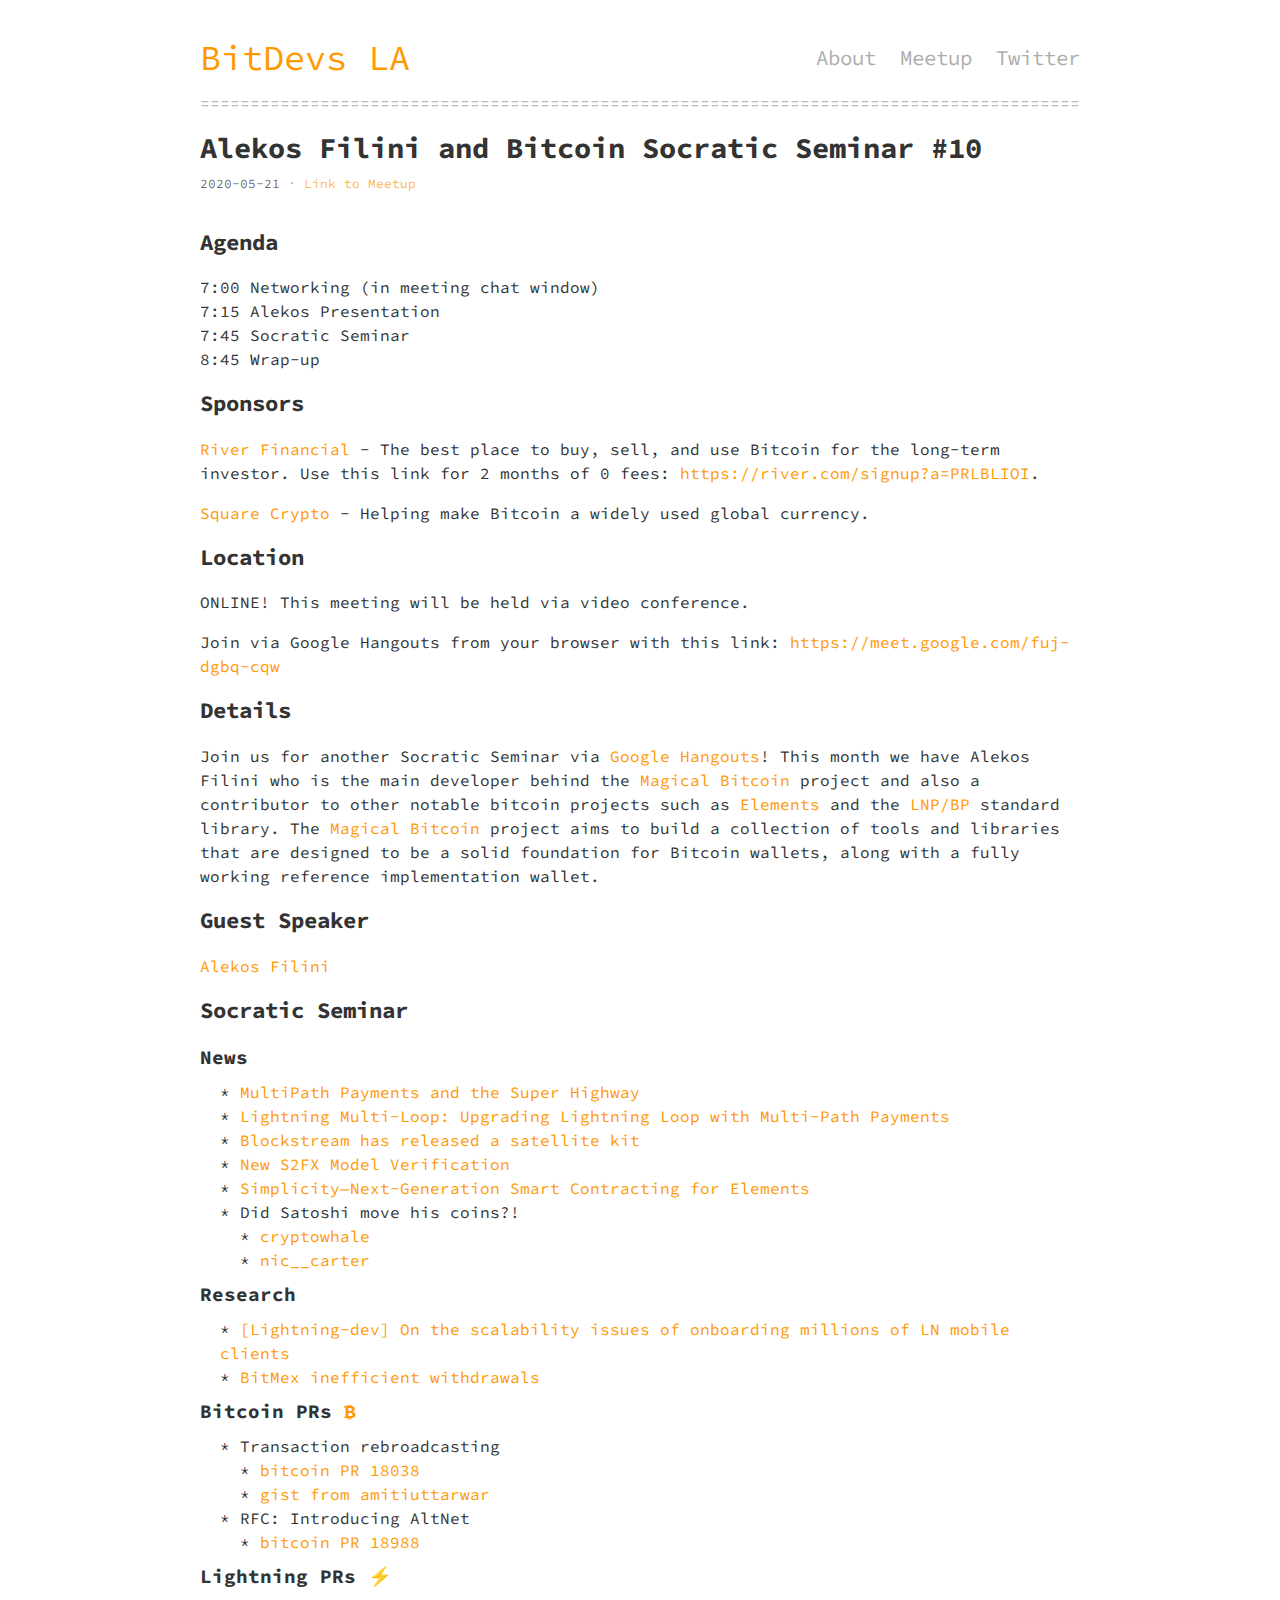
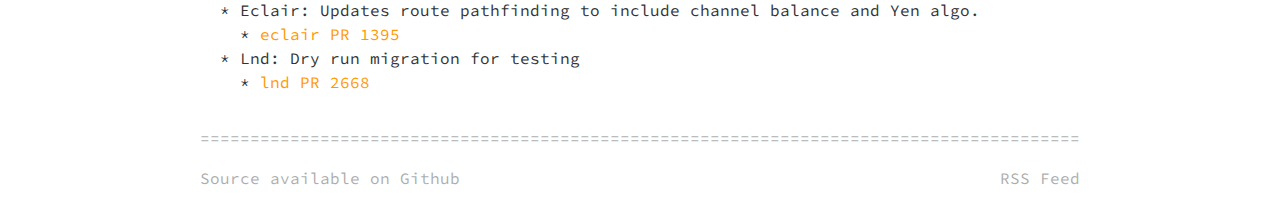
<file: socratic-seminar-10/index.html>
<!DOCTYPE html>
<html>

<head>
    <meta content="text/html;charset=utf-8" http-equiv="Content-Type">
    <meta content="utf-8" http-equiv="encoding">
    <title>
        BitDevs LA
    </title>

    <meta name="viewport" content="width=device-width, minimum-scale=1.0, maximum-scale=1.0, user-scalable=no">
    <link rel="icon" href="/favicon.ico" type="image/x-icon"/>

    <link rel="stylesheet" href="/style.css">
    <link href="https://fonts.googleapis.com/css?family=Source+Code+Pro" rel="stylesheet">

</head>

<body>

<div class="Site">

    <header class="Header">
        <div class="Header-inner">
            <div class="Header-logo">
                <a href="/">BitDevs LA</a>
            </div>
            <nav class="Header-nav">
                <a href="/about">About</a>
                <a href="https:&#x2F;&#x2F;www.meetup.com&#x2F;BitDevsLA" target="_blank" rel="noopener nofollow">Meetup</a>
                <a href="https:&#x2F;&#x2F;twitter.com&#x2F;BitDevsLA" target="_blank" rel="noopener nofollow">Twitter</a>
            </nav>
        </div>
        <div class="Header-border">
            ==============================================================================================================================================================
        </div>
    </header>

    
<section>
    <div class="Post">
        <h1 class="Post-title">Alekos Filini and Bitcoin Socratic Seminar #10</h1>
        <div class="Post-info">
            <span>2020-05-21</span>
            
            <span>
                <a href="https:&#x2F;&#x2F;www.meetup.com&#x2F;BitDevsLA/events/270003487" target="_blank" rel="noopener nofollow">
                    Link to Meetup
                </a>
            </span>
            
        </div>
        <div class="Post-content"><h3 id="agenda">Agenda</h3>
<p>7:00 Networking (in meeting chat window)<br />
7:15 Alekos Presentation<br />
7:45 Socratic Seminar<br />
8:45 Wrap-up</p>
<h3 id="sponsors">Sponsors</h3>
<p><a href="https://river.com/">River Financial</a> - The best place to buy, sell, and use Bitcoin for the long-term investor. Use this link for 2 months of 0 fees: <a href="https://river.com/signup?a=PRLBLIOI">https://river.com/signup?a=PRLBLIOI</a>.</p>
<p><a href="https://twitter.com/sqcrypto">Square Crypto</a> - Helping make Bitcoin a widely used global currency.</p>
<h3 id="location">Location</h3>
<p>ONLINE! This meeting will be held via video conference. </p>
<p>Join via Google Hangouts from your browser with this link: <a href="https://meet.google.com/fuj-dgbq-cqw">https://meet.google.com/fuj-dgbq-cqw</a></p>
<h3 id="details">Details</h3>
<p>Join us for another Socratic Seminar via <a href="https://meet.google.com/fuj-dgbq-cqw">Google Hangouts</a>! This month we have 
Alekos Filini who is the main developer behind the <a href="https://magicalbitcoin.org/">Magical Bitcoin</a> project and also a 
contributor to other notable bitcoin projects such as <a href="https://github.com/ElementsProject">Elements</a> and the 
<a href="https://github.com/LNP-BP">LNP/BP</a> standard library. The <a href="https://github.com/MagicalBitcoin">Magical Bitcoin</a> 
project aims to build a collection of tools and libraries that are designed to be a solid foundation for Bitcoin 
wallets, along with a fully working reference implementation wallet.</p>
<h3 id="guest-speaker">Guest Speaker</h3>
<p><a href="https://twitter.com/afilini">Alekos Filini</a></p>
<h3 id="socratic-seminar">Socratic Seminar</h3>
<h4 id="news">News</h4>
<ul>
<li><a href="https://lightning.engineering/posts/2020-05-07-mpp/">MultiPath Payments and the Super Highway</a></li>
<li><a href="https://lightning.engineering/posts/2020-05-13-loop-mpp/">Lightning Multi-Loop: Upgrading Lightning Loop with Multi-Path Payments</a></li>
<li><a href="https://store.blockstream.com/product/blockstream-satellite-basic-kit/">Blockstream has released a satellite kit</a></li>
<li><a href="https://medium.com/@btconometrics/s2fx-phase-5-estimations-6f9be0b553d1">New S2FX Model Verification</a></li>
<li><a href="https://www.youtube.com/watch?v=RZNCk-nyx_A">Simplicity—Next-Generation Smart Contracting for Elements</a></li>
<li>Did Satoshi move his coins?!
<ul>
<li><a href="https://twitter.com/cryptowhale/status/1263124559844257792?s=21">cryptowhale</a></li>
<li><a href="https://twitter.com/nic__carter/status/1263130214726582272?s=20">nic__carter</a></li>
</ul>
</li>
</ul>
<h4 id="research">Research</h4>
<ul>
<li><a href="https://lists.linuxfoundation.org/pipermail/lightning-dev/2020-May/002678.html">[Lightning-dev] On the scalability issues of onboarding millions of LN mobile clients</a></li>
<li><a href="https://b10c.me/mempool-observations/2-bitmex-broadcast-13-utc/">BitMex inefficient withdrawals</a></li>
</ul>
<h4 id="bitcoin-prs">Bitcoin PRs <font color="#FF9900">₿</font></h4>
<ul>
<li>Transaction rebroadcasting
<ul>
<li><a href="https://github.com/bitcoin/bitcoin/pull/18038">bitcoin PR 18038</a></li>
<li><a href="https://gist.github.com/amitiuttarwar/b592ee410e1f02ac0d44fcbed4621dba">gist from amitiuttarwar</a></li>
</ul>
</li>
<li>RFC: Introducing AltNet
<ul>
<li><a href="https://github.com/bitcoin/bitcoin/pull/18988">bitcoin PR 18988</a></li>
</ul>
</li>
</ul>
<h4 id="lightning-prs-zap">Lightning PRs ⚡</h4>
<ul>
<li>Eclair: Updates route pathfinding to include channel balance and Yen algo.
<ul>
<li><a href="https://github.com/ACINQ/eclair/pull/1395">eclair PR 1395</a></li>
</ul>
</li>
<li>Lnd: Dry run migration for testing
<ul>
<li><a href="https://github.com/lightningnetwork/lnd/pull/2668">lnd PR 2668</a></li>
</ul>
</li>
</ul>
</div>
    </div>
</section>

    
<script type="application/ld+json">
{
  "@context": "http://www.schema.org",
  "@type": "LocalBusiness",
  "name": "BitDevs LA",
  "url": "https://bitdevsla.org/",
  "logo": "https://pbs.twimg.com/profile_images/1194834434135998464/q8q3forH_400x400.jpg",
  "image": "https://secure.meetupstatic.com/photos/event/8/f/8/6/600_486636742.jpeg",
  "description": "BitDevs LA is a community in the Los Angeles area for those interested in discussing and participating in the research and development of Bitcoin and related protocols.",
  "founder": [
    {
      "@type": "Person",
      "name": "Andrew Yang"
    }
  ],
  "sponsor": [
    {
      "@type": "Corporation",
      "name": "River Financial",
      "url": "https://river.com/",
      "sameAs": "https://twitter.com/riverfinancial"
    }
  ],
  "member": [
    {
      "@type": "Person",
      "name": "Steve Myers"
    },
    {
      "@type": "Person",
      "name": "Andrew Bentley"
    }
  ],
  "address": {
    "@type": "PostalAddress",
    "addressLocality": "Los Angeles",
    "addressRegion": "Calfornia",
    "addressCountry": "United States of America"
  },
  "contactPoint": {
    "@type": "ContactPoint",
    "contactType": "Organizer",
    "email": "contact@bitdevsla.org"
  },
  "sameAs": [
    "https://twitter.com/SoCalLightning",
    "https://www.meetup.com/SoCal-Lightning/"
  ]
}
</script>
    
    <footer class="Footer">
        <div class="Footer-border">
            ==============================================================================================================================================================
        </div>
        <div class="Footer-inner">
            <div class="Footer-source">
                <a href="https:&#x2F;&#x2F;github.com&#x2F;bitdevsla&#x2F;bitdevsla.org" target="_blank"
                   rel="noopener nofollow">Source available on Github</a>
            </div>
            <div class="Footer-rss">
                <a href="/rss.xml">RSS Feed</a>
            </div>
        </div>
    </footer>

    <div>

</body>

</html>
</file>
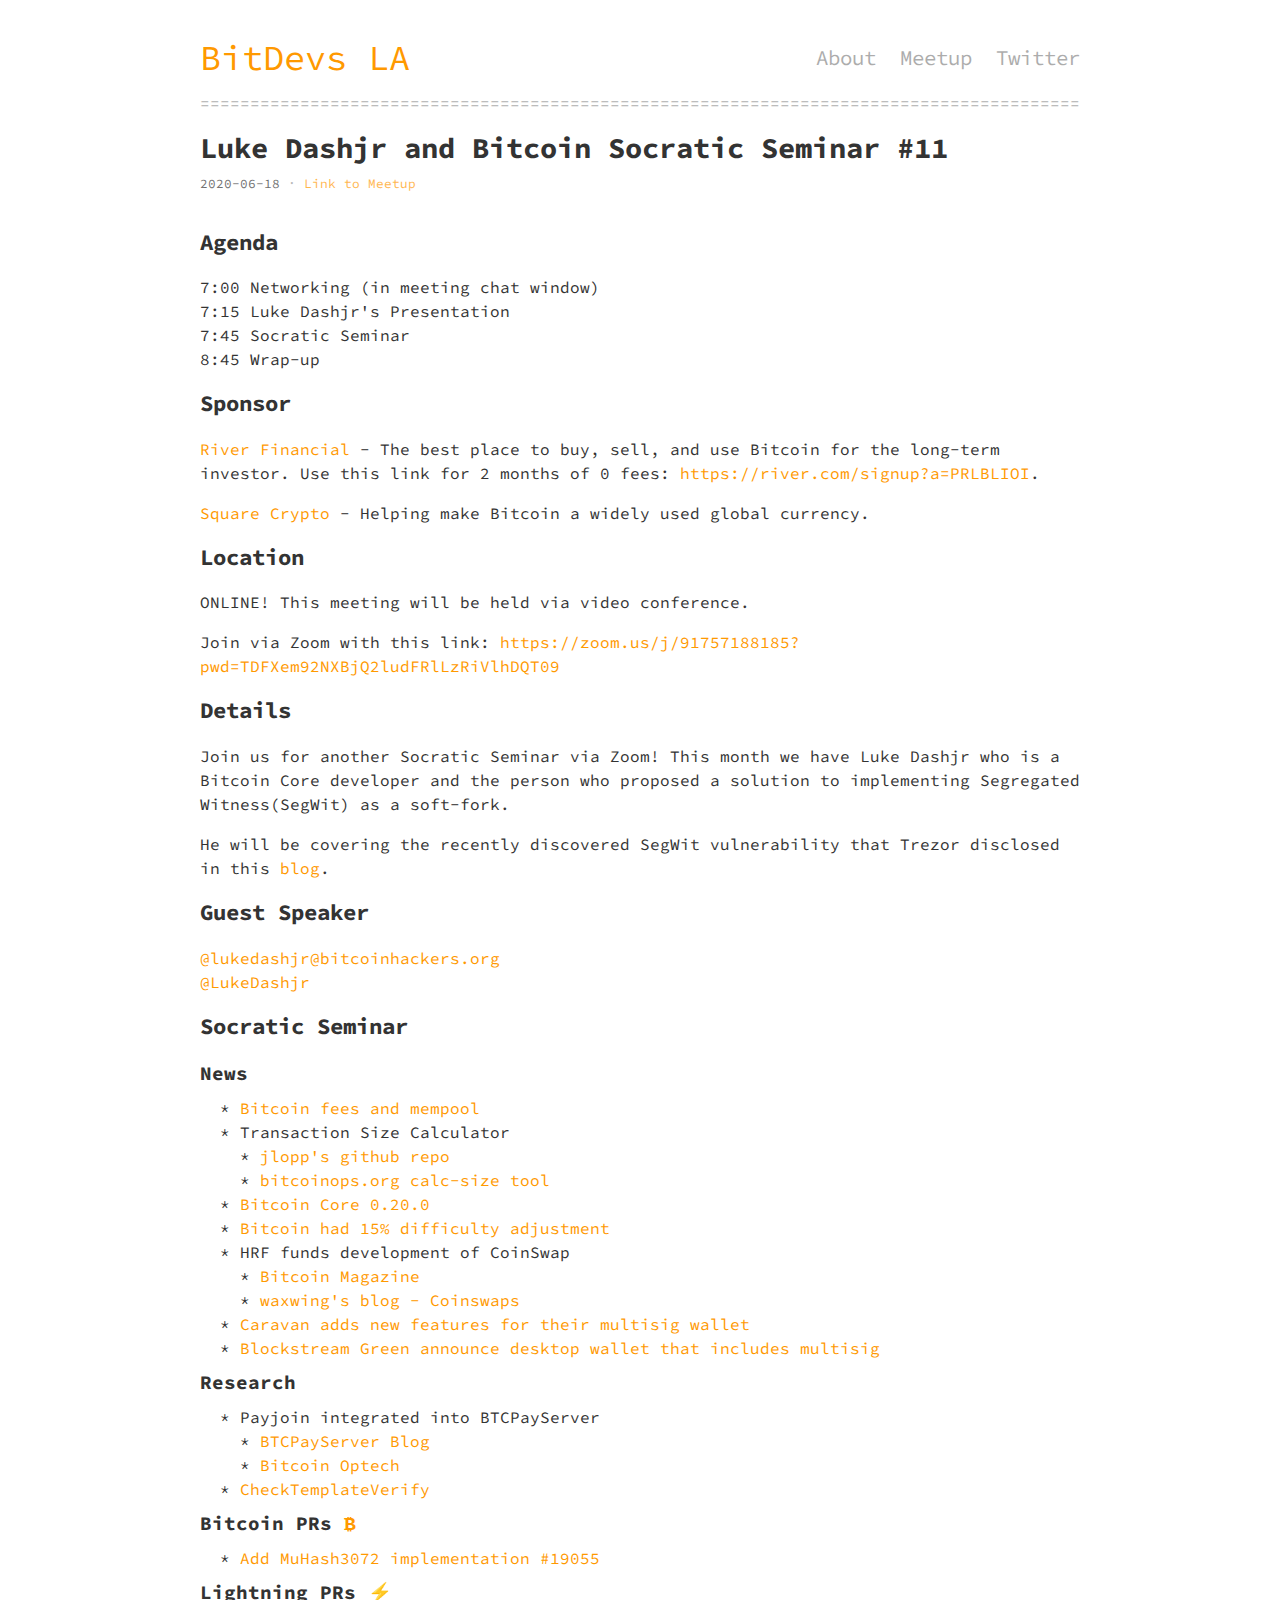
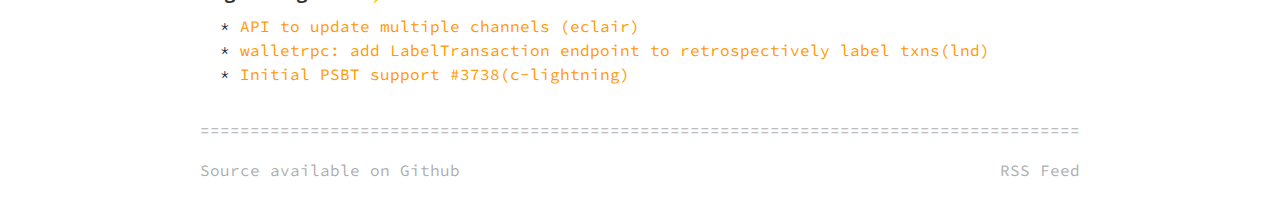
<file: socratic-seminar-11/index.html>
<!DOCTYPE html>
<html>

<head>
    <meta content="text/html;charset=utf-8" http-equiv="Content-Type">
    <meta content="utf-8" http-equiv="encoding">
    <title>
        BitDevs LA
    </title>

    <meta name="viewport" content="width=device-width, minimum-scale=1.0, maximum-scale=1.0, user-scalable=no">
    <link rel="icon" href="/favicon.ico" type="image/x-icon"/>

    <link rel="stylesheet" href="/style.css">
    <link href="https://fonts.googleapis.com/css?family=Source+Code+Pro" rel="stylesheet">

</head>

<body>

<div class="Site">

    <header class="Header">
        <div class="Header-inner">
            <div class="Header-logo">
                <a href="/">BitDevs LA</a>
            </div>
            <nav class="Header-nav">
                <a href="/about">About</a>
                <a href="https:&#x2F;&#x2F;www.meetup.com&#x2F;BitDevsLA" target="_blank" rel="noopener nofollow">Meetup</a>
                <a href="https:&#x2F;&#x2F;twitter.com&#x2F;BitDevsLA" target="_blank" rel="noopener nofollow">Twitter</a>
            </nav>
        </div>
        <div class="Header-border">
            ==============================================================================================================================================================
        </div>
    </header>

    
<section>
    <div class="Post">
        <h1 class="Post-title">Luke Dashjr and Bitcoin Socratic Seminar #11</h1>
        <div class="Post-info">
            <span>2020-06-18</span>
            
            <span>
                <a href="https:&#x2F;&#x2F;www.meetup.com&#x2F;BitDevsLA/events/270812619" target="_blank" rel="noopener nofollow">
                    Link to Meetup
                </a>
            </span>
            
        </div>
        <div class="Post-content"><h3 id="agenda">Agenda</h3>
<p>7:00 Networking (in meeting chat window)<br />
7:15 Luke Dashjr's Presentation<br />
7:45 Socratic Seminar<br />
8:45 Wrap-up</p>
<h3 id="sponsor">Sponsor</h3>
<p><a href="https://river.com/">River Financial</a> - The best place to buy, sell, and use Bitcoin for the long-term investor. Use this link for 2 months of 0 fees: <a href="https://river.com/signup?a=PRLBLIOI">https://river.com/signup?a=PRLBLIOI</a>.</p>
<p><a href="https://twitter.com/sqcrypto">Square Crypto</a> - Helping make Bitcoin a widely used global currency.</p>
<h3 id="location">Location</h3>
<p>ONLINE! This meeting will be held via video conference. </p>
<p>Join via Zoom with this link: <a href="https://zoom.us/j/91757188185?pwd=TDFXem92NXBjQ2ludFRlLzRiVlhDQT09">https://zoom.us/j/91757188185?pwd=TDFXem92NXBjQ2ludFRlLzRiVlhDQT09</a></p>
<h3 id="details">Details</h3>
<p>Join us for another Socratic Seminar via Zoom! This month we have Luke Dashjr who is a Bitcoin Core developer 
and the person who proposed a solution to implementing Segregated Witness(SegWit) as a soft-fork.</p>
<p>He will be covering the recently discovered SegWit vulnerability that Trezor disclosed in this 
<a href="https://blog.trezor.io/latest-firmware-updates-correct-possible-segwit-transaction-vulnerability-266df0d2860?gi=e8ea173e54c8">blog</a>.</p>
<h3 id="guest-speaker">Guest Speaker</h3>
<p><a href="https://bitcoinhackers.org/web/accounts/4232">@lukedashjr@bitcoinhackers.org</a><br />
<a href="https://twitter.com/LukeDashjr">@LukeDashjr</a></p>
<h3 id="socratic-seminar">Socratic Seminar</h3>
<h4 id="news">News</h4>
<ul>
<li><a href="https://twitter.com/ziggamon/status/1264233417362878466?s=20">Bitcoin fees and mempool</a></li>
<li>Transaction Size Calculator
<ul>
<li><a href="https://jlopp.github.io/bitcoin-transaction-size-calculator/">jlopp's github repo</a></li>
<li><a href="https://bitcoinops.org/en/tools/calc-size/">bitcoinops.org calc-size tool</a></li>
</ul>
</li>
<li><a href="https://bitcoin.org/en/release/v0.20.0">Bitcoin Core 0.20.0</a></li>
<li><a href="https://twitter.com/BitcoinMagazine/status/1272939911558070274?s=20">Bitcoin had 15% difficulty adjustment</a></li>
<li>HRF funds development of CoinSwap
<ul>
<li><a href="https://bitcoinmagazine.com/articles/the-human-rights-foundation-is-now-funding-bitcoin-privacy-development-starting-with-coinswap">Bitcoin Magazine</a></li>
<li><a href="https://joinmarket.me/blog/blog/coinswaps/">waxwing's blog - Coinswaps</a></li>
</ul>
</li>
<li><a href="https://unchained-capital.com/blog/gearing-up-the-caravan/">Caravan adds new features for their multisig wallet</a></li>
<li><a href="https://blockstream.com/2020/05/21/en-blockstream-green-now-on-desktop/">Blockstream Green announce desktop wallet that includes multisig</a></li>
</ul>
<h4 id="research">Research</h4>
<ul>
<li>Payjoin integrated into BTCPayServer
<ul>
<li><a href="https://blog.btcpayserver.org/btcpay-server-1-0-4-0/">BTCPayServer Blog</a></li>
<li><a href="https://bitcoinops.org/en/topics/payjoin/">Bitcoin Optech</a></li>
</ul>
</li>
<li><a href="https://github.com/bitcoin/bips/blob/master/bip-0119.mediawiki#Motivation">CheckTemplateVerify</a></li>
</ul>
<h4 id="bitcoin-prs">Bitcoin PRs <font color="#FF9900">₿</font></h4>
<ul>
<li><a href="https://github.com/bitcoin/bitcoin/pull/19055">Add MuHash3072 implementation #19055</a></li>
</ul>
<h4 id="lightning-prs-zap">Lightning PRs ⚡</h4>
<ul>
<li><a href="https://github.com/ACINQ/eclair/pull/1440">API to update multiple channels (eclair)</a></li>
<li><a href="https://bitcoinops.us18.list-manage.com/track/click?u=70c3f85e5d13ffec674f30af8&amp;id=5a08934762&amp;e=4e49e30bc5">walletrpc: add LabelTransaction endpoint to retrospectively label txns(lnd)</a></li>
<li><a href="https://github.com/ElementsProject/lightning/pull/3738">Initial PSBT support #3738(c-lightning)</a></li>
</ul>
</div>
    </div>
</section>

    
<script type="application/ld+json">
{
  "@context": "http://www.schema.org",
  "@type": "LocalBusiness",
  "name": "BitDevs LA",
  "url": "https://bitdevsla.org/",
  "logo": "https://pbs.twimg.com/profile_images/1194834434135998464/q8q3forH_400x400.jpg",
  "image": "https://secure.meetupstatic.com/photos/event/8/f/8/6/600_486636742.jpeg",
  "description": "BitDevs LA is a community in the Los Angeles area for those interested in discussing and participating in the research and development of Bitcoin and related protocols.",
  "founder": [
    {
      "@type": "Person",
      "name": "Andrew Yang"
    }
  ],
  "sponsor": [
    {
      "@type": "Corporation",
      "name": "River Financial",
      "url": "https://river.com/",
      "sameAs": "https://twitter.com/riverfinancial"
    }
  ],
  "member": [
    {
      "@type": "Person",
      "name": "Steve Myers"
    },
    {
      "@type": "Person",
      "name": "Andrew Bentley"
    }
  ],
  "address": {
    "@type": "PostalAddress",
    "addressLocality": "Los Angeles",
    "addressRegion": "Calfornia",
    "addressCountry": "United States of America"
  },
  "contactPoint": {
    "@type": "ContactPoint",
    "contactType": "Organizer",
    "email": "contact@bitdevsla.org"
  },
  "sameAs": [
    "https://twitter.com/SoCalLightning",
    "https://www.meetup.com/SoCal-Lightning/"
  ]
}
</script>
    
    <footer class="Footer">
        <div class="Footer-border">
            ==============================================================================================================================================================
        </div>
        <div class="Footer-inner">
            <div class="Footer-source">
                <a href="https:&#x2F;&#x2F;github.com&#x2F;bitdevsla&#x2F;bitdevsla.org" target="_blank"
                   rel="noopener nofollow">Source available on Github</a>
            </div>
            <div class="Footer-rss">
                <a href="/rss.xml">RSS Feed</a>
            </div>
        </div>
    </footer>

    <div>

</body>

</html>
</file>
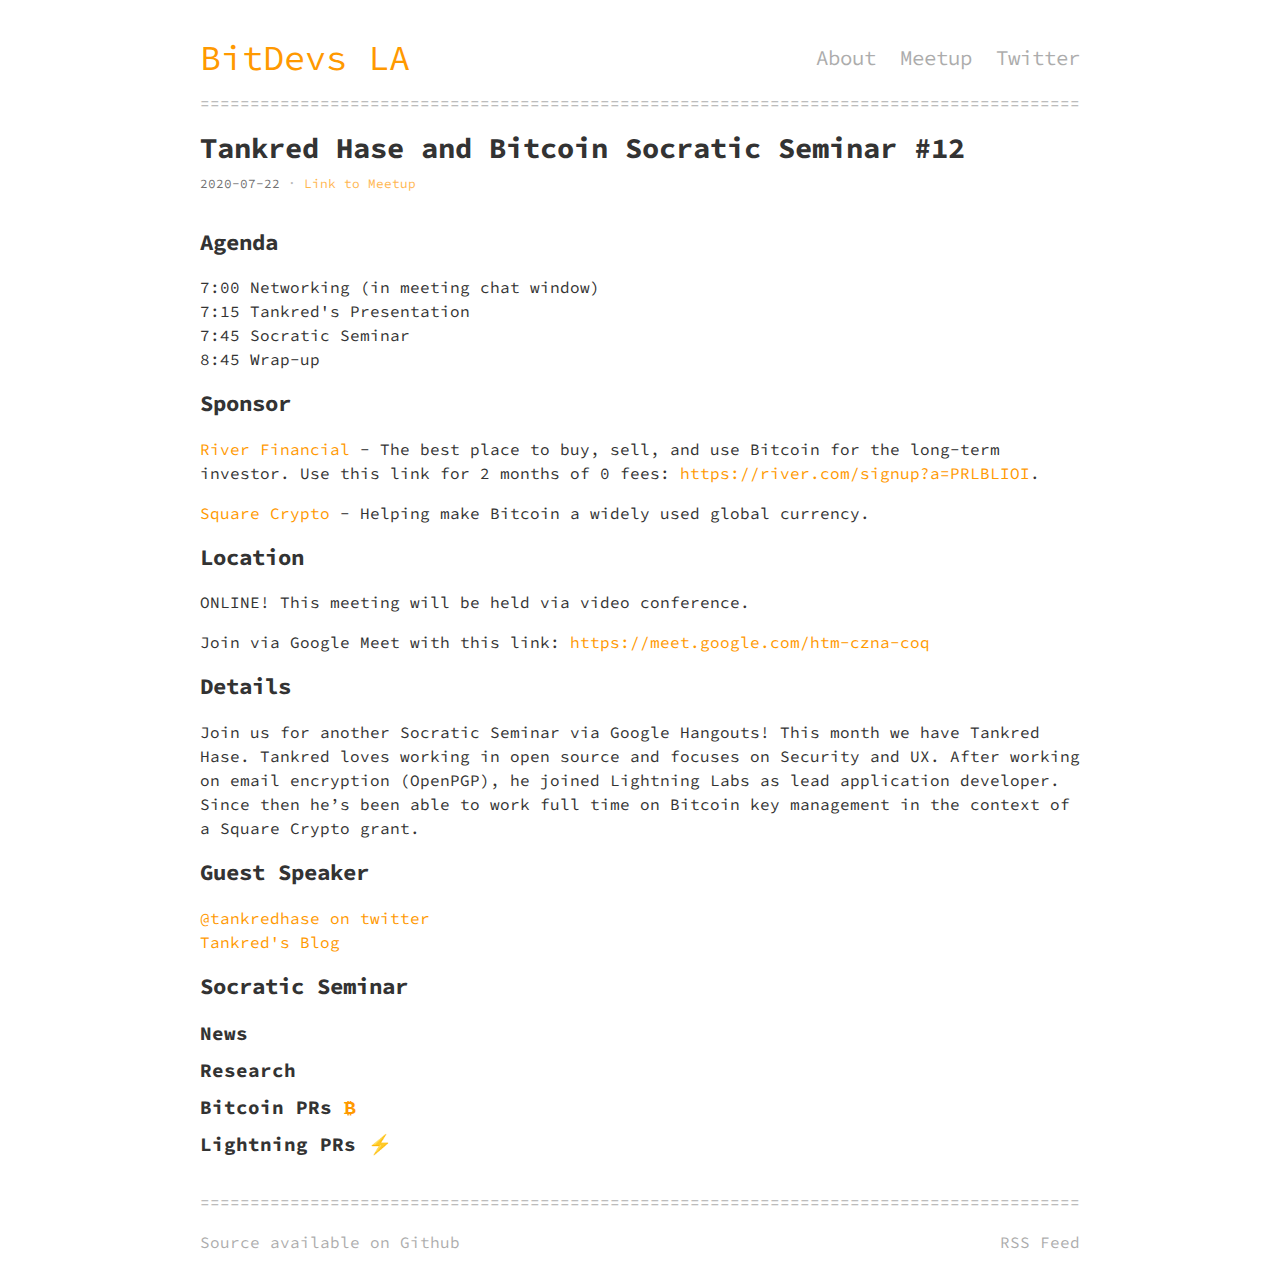
<file: socratic-seminar-12/index.html>
<!DOCTYPE html>
<html>

<head>
    <meta content="text/html;charset=utf-8" http-equiv="Content-Type">
    <meta content="utf-8" http-equiv="encoding">
    <title>
        BitDevs LA
    </title>

    <meta name="viewport" content="width=device-width, minimum-scale=1.0, maximum-scale=1.0, user-scalable=no">
    <link rel="icon" href="/favicon.ico" type="image/x-icon"/>

    <link rel="stylesheet" href="/style.css">
    <link href="https://fonts.googleapis.com/css?family=Source+Code+Pro" rel="stylesheet">

</head>

<body>

<div class="Site">

    <header class="Header">
        <div class="Header-inner">
            <div class="Header-logo">
                <a href="/">BitDevs LA</a>
            </div>
            <nav class="Header-nav">
                <a href="/about">About</a>
                <a href="https:&#x2F;&#x2F;www.meetup.com&#x2F;BitDevsLA" target="_blank" rel="noopener nofollow">Meetup</a>
                <a href="https:&#x2F;&#x2F;twitter.com&#x2F;BitDevsLA" target="_blank" rel="noopener nofollow">Twitter</a>
            </nav>
        </div>
        <div class="Header-border">
            ==============================================================================================================================================================
        </div>
    </header>

    
<section>
    <div class="Post">
        <h1 class="Post-title">Tankred Hase and Bitcoin Socratic Seminar #12</h1>
        <div class="Post-info">
            <span>2020-07-22</span>
            
            <span>
                <a href="https:&#x2F;&#x2F;www.meetup.com&#x2F;BitDevsLA/events/271520867" target="_blank" rel="noopener nofollow">
                    Link to Meetup
                </a>
            </span>
            
        </div>
        <div class="Post-content"><h3 id="agenda">Agenda</h3>
<p>7:00 Networking (in meeting chat window)<br />
7:15 Tankred's Presentation<br />
7:45 Socratic Seminar<br />
8:45 Wrap-up</p>
<h3 id="sponsor">Sponsor</h3>
<p><a href="https://river.com/">River Financial</a> - The best place to buy, sell, and use Bitcoin for the long-term investor. Use this link for 2 months of 0 fees: <a href="https://river.com/signup?a=PRLBLIOI">https://river.com/signup?a=PRLBLIOI</a>.</p>
<p><a href="https://twitter.com/sqcrypto">Square Crypto</a> - Helping make Bitcoin a widely used global currency.</p>
<h3 id="location">Location</h3>
<p>ONLINE! This meeting will be held via video conference. </p>
<p>Join via Google Meet with this link: <a href="https://meet.google.com/htm-czna-coq">https://meet.google.com/htm-czna-coq</a></p>
<h3 id="details">Details</h3>
<p>Join us for another Socratic Seminar via Google Hangouts! This month we have Tankred Hase. Tankred 
loves working in open source and focuses on Security and UX. After working on email encryption 
(OpenPGP), he joined Lightning Labs as lead application developer. Since then he’s been able to work 
full time on Bitcoin key management in the context of a Square Crypto grant.</p>
<h3 id="guest-speaker">Guest Speaker</h3>
<p><a href="https://twitter.com/tankredhase">@tankredhase on twitter</a><br />
<a href="https://tankredhase.com/">Tankred's Blog</a></p>
<h3 id="socratic-seminar">Socratic Seminar</h3>
<h4 id="news">News</h4>
<h4 id="research">Research</h4>
<h4 id="bitcoin-prs">Bitcoin PRs <font color="#FF9900">₿</font></h4>
<h4 id="lightning-prs-zap">Lightning PRs ⚡</h4>
</div>
    </div>
</section>

    
<script type="application/ld+json">
{
  "@context": "http://www.schema.org",
  "@type": "LocalBusiness",
  "name": "BitDevs LA",
  "url": "https://bitdevsla.org/",
  "logo": "https://pbs.twimg.com/profile_images/1194834434135998464/q8q3forH_400x400.jpg",
  "image": "https://secure.meetupstatic.com/photos/event/8/f/8/6/600_486636742.jpeg",
  "description": "BitDevs LA is a community in the Los Angeles area for those interested in discussing and participating in the research and development of Bitcoin and related protocols.",
  "founder": [
    {
      "@type": "Person",
      "name": "Andrew Yang"
    }
  ],
  "sponsor": [
    {
      "@type": "Corporation",
      "name": "River Financial",
      "url": "https://river.com/",
      "sameAs": "https://twitter.com/riverfinancial"
    }
  ],
  "member": [
    {
      "@type": "Person",
      "name": "Steve Myers"
    },
    {
      "@type": "Person",
      "name": "Andrew Bentley"
    }
  ],
  "address": {
    "@type": "PostalAddress",
    "addressLocality": "Los Angeles",
    "addressRegion": "Calfornia",
    "addressCountry": "United States of America"
  },
  "contactPoint": {
    "@type": "ContactPoint",
    "contactType": "Organizer",
    "email": "contact@bitdevsla.org"
  },
  "sameAs": [
    "https://twitter.com/SoCalLightning",
    "https://www.meetup.com/SoCal-Lightning/"
  ]
}
</script>
    
    <footer class="Footer">
        <div class="Footer-border">
            ==============================================================================================================================================================
        </div>
        <div class="Footer-inner">
            <div class="Footer-source">
                <a href="https:&#x2F;&#x2F;github.com&#x2F;bitdevsla&#x2F;bitdevsla.org" target="_blank"
                   rel="noopener nofollow">Source available on Github</a>
            </div>
            <div class="Footer-rss">
                <a href="/rss.xml">RSS Feed</a>
            </div>
        </div>
    </footer>

    <div>

</body>

</html>
</file>
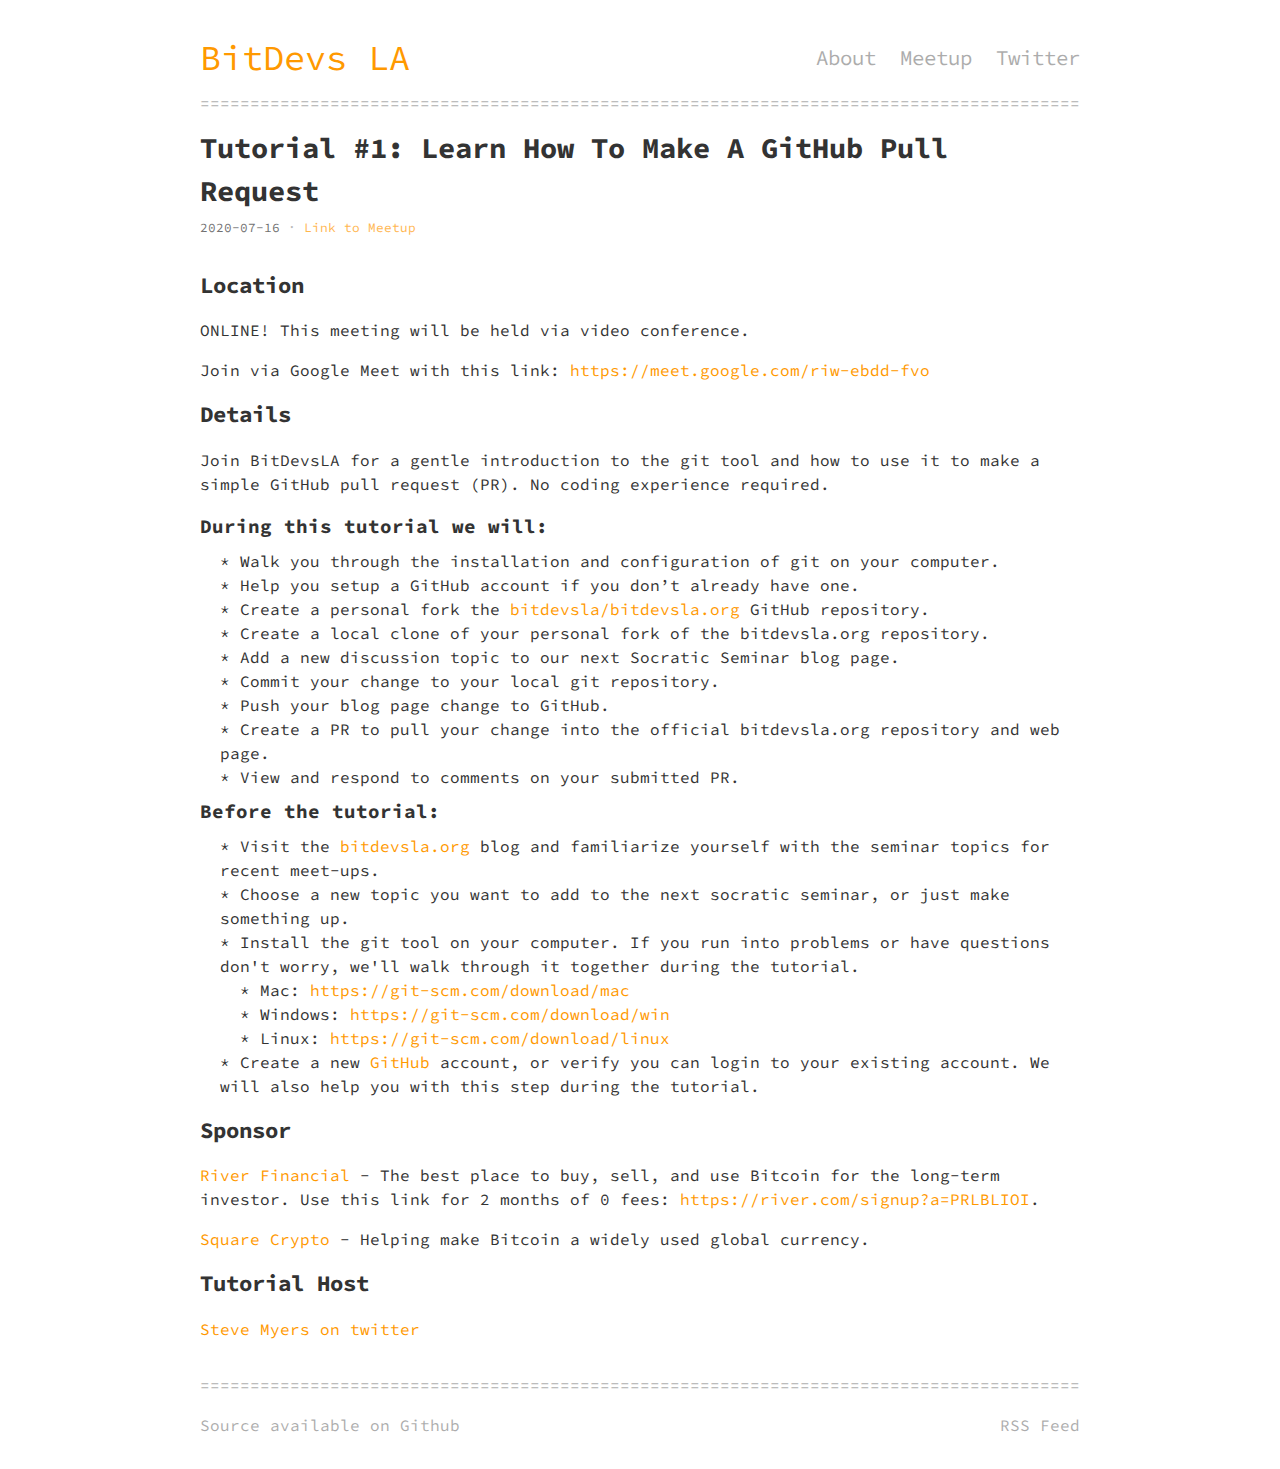
<file: tutorial-1/index.html>
<!DOCTYPE html>
<html>

<head>
    <meta content="text/html;charset=utf-8" http-equiv="Content-Type">
    <meta content="utf-8" http-equiv="encoding">
    <title>
        BitDevs LA
    </title>

    <meta name="viewport" content="width=device-width, minimum-scale=1.0, maximum-scale=1.0, user-scalable=no">
    <link rel="icon" href="/favicon.ico" type="image/x-icon"/>

    <link rel="stylesheet" href="/style.css">
    <link href="https://fonts.googleapis.com/css?family=Source+Code+Pro" rel="stylesheet">

</head>

<body>

<div class="Site">

    <header class="Header">
        <div class="Header-inner">
            <div class="Header-logo">
                <a href="/">BitDevs LA</a>
            </div>
            <nav class="Header-nav">
                <a href="/about">About</a>
                <a href="https:&#x2F;&#x2F;www.meetup.com&#x2F;BitDevsLA" target="_blank" rel="noopener nofollow">Meetup</a>
                <a href="https:&#x2F;&#x2F;twitter.com&#x2F;BitDevsLA" target="_blank" rel="noopener nofollow">Twitter</a>
            </nav>
        </div>
        <div class="Header-border">
            ==============================================================================================================================================================
        </div>
    </header>

    
<section>
    <div class="Post">
        <h1 class="Post-title">Tutorial #1: Learn How To Make A GitHub Pull Request</h1>
        <div class="Post-info">
            <span>2020-07-16</span>
            
            <span>
                <a href="https:&#x2F;&#x2F;www.meetup.com&#x2F;BitDevsLA/events/271637593" target="_blank" rel="noopener nofollow">
                    Link to Meetup
                </a>
            </span>
            
        </div>
        <div class="Post-content"><h3 id="location">Location</h3>
<p>ONLINE! This meeting will be held via video conference. </p>
<p>Join via Google Meet with this link: <a href="https://meet.google.com/riw-ebdd-fvo">https://meet.google.com/riw-ebdd-fvo</a></p>
<h3 id="details">Details</h3>
<p>Join BitDevsLA for a gentle introduction to the git tool and how to use it to make a simple GitHub pull request (PR). No coding experience required.</p>
<h4 id="during-this-tutorial-we-will">During this tutorial we will:</h4>
<ul>
<li>Walk you through the installation and configuration of git on your computer.</li>
<li>Help you setup a GitHub account if you don’t already have one.</li>
<li>Create a personal fork the <a href="https://github.com/bitdevsla/bitdevsla.org">bitdevsla/bitdevsla.org</a> GitHub repository.</li>
<li>Create a local clone of your personal fork of the bitdevsla.org repository.</li>
<li>Add a new discussion topic to our next Socratic Seminar blog page.</li>
<li>Commit your change to your local git repository.</li>
<li>Push your blog page change to GitHub.</li>
<li>Create a PR to pull your change into the official bitdevsla.org repository and web page.</li>
<li>View and respond to comments on your submitted PR.</li>
</ul>
<h4 id="before-the-tutorial">Before the tutorial:</h4>
<ul>
<li>Visit the <a href="https://bitdevsla.org/">bitdevsla.org</a> blog and familiarize yourself with the seminar topics for recent meet-ups.</li>
<li>Choose a new topic you want to add to the next socratic seminar, or just make something up.</li>
<li>Install the git tool on your computer. If you run into problems or have questions don't worry, we'll walk through it together during the tutorial.
<ul>
<li>Mac: <a href="https://git-scm.com/download/mac">https://git-scm.com/download/mac</a></li>
<li>Windows: <a href="https://git-scm.com/download/win">https://git-scm.com/download/win</a></li>
<li>Linux: <a href="https://git-scm.com/download/linux">https://git-scm.com/download/linux</a></li>
</ul>
</li>
<li>Create a new <a href="https://github.com/">GitHub</a> account, or verify you can login to your existing account. We will also help you with this step during the tutorial.</li>
</ul>
<h3 id="sponsor">Sponsor</h3>
<p><a href="https://river.com/">River Financial</a> - The best place to buy, sell, and use Bitcoin for the long-term investor. Use this link for 2 months of 0 fees: <a href="https://river.com/signup?a=PRLBLIOI">https://river.com/signup?a=PRLBLIOI</a>.</p>
<p><a href="https://twitter.com/sqcrypto">Square Crypto</a> - Helping make Bitcoin a widely used global currency.</p>
<h3 id="tutorial-host">Tutorial Host</h3>
<p><a href="https://twitter.com/notmandatory">Steve Myers on twitter</a></p>
</div>
    </div>
</section>

    
<script type="application/ld+json">
{
  "@context": "http://www.schema.org",
  "@type": "LocalBusiness",
  "name": "BitDevs LA",
  "url": "https://bitdevsla.org/",
  "logo": "https://pbs.twimg.com/profile_images/1194834434135998464/q8q3forH_400x400.jpg",
  "image": "https://secure.meetupstatic.com/photos/event/8/f/8/6/600_486636742.jpeg",
  "description": "BitDevs LA is a community in the Los Angeles area for those interested in discussing and participating in the research and development of Bitcoin and related protocols.",
  "founder": [
    {
      "@type": "Person",
      "name": "Andrew Yang"
    }
  ],
  "sponsor": [
    {
      "@type": "Corporation",
      "name": "River Financial",
      "url": "https://river.com/",
      "sameAs": "https://twitter.com/riverfinancial"
    }
  ],
  "member": [
    {
      "@type": "Person",
      "name": "Steve Myers"
    },
    {
      "@type": "Person",
      "name": "Andrew Bentley"
    }
  ],
  "address": {
    "@type": "PostalAddress",
    "addressLocality": "Los Angeles",
    "addressRegion": "Calfornia",
    "addressCountry": "United States of America"
  },
  "contactPoint": {
    "@type": "ContactPoint",
    "contactType": "Organizer",
    "email": "contact@bitdevsla.org"
  },
  "sameAs": [
    "https://twitter.com/SoCalLightning",
    "https://www.meetup.com/SoCal-Lightning/"
  ]
}
</script>
    
    <footer class="Footer">
        <div class="Footer-border">
            ==============================================================================================================================================================
        </div>
        <div class="Footer-inner">
            <div class="Footer-source">
                <a href="https:&#x2F;&#x2F;github.com&#x2F;bitdevsla&#x2F;bitdevsla.org" target="_blank"
                   rel="noopener nofollow">Source available on Github</a>
            </div>
            <div class="Footer-rss">
                <a href="/rss.xml">RSS Feed</a>
            </div>
        </div>
    </footer>

    <div>

</body>

</html>
</file>
<file: style.css>
﻿html,body,div,span,applet,object,iframe,h1,h2,h3,h4,h5,h6,p,blockquote,pre,a,abbr,acronym,address,big,cite,code,del,dfn,em,img,ins,kbd,q,s,samp,small,strike,strong,sub,sup,tt,var,b,u,i,center,dl,dt,dd,ol,ul,li,fieldset,form,label,legend,table,caption,tbody,tfoot,thead,tr,th,td,article,aside,canvas,details,embed,figure,figcaption,footer,header,hgroup,menu,nav,output,ruby,section,summary,time,mark,audio,video{margin:0;padding:0;border:0;font-size:100%;font:inherit;vertical-align:baseline}article,aside,details,figcaption,figure,footer,header,hgroup,menu,nav,section{display:block}body{line-height:1}ol,ul{list-style:none;padding-left:2ch}li:before{content:"* "}blockquote,q{quotes:none}blockquote:before,blockquote:after,q:before,q:after{content:'';content:none}table{border-collapse:collapse;border-spacing:0}html,body{font-family:"Source Code Pro",monospace;font-size:16px;line-height:1.5;background-color:#fff;color:#333}@media (max-width: 1024px){html,body{font-size:14px}}@media (max-width: 768px){html,body{font-size:13px}}@media (max-width: 400px){html,body{font-size:12px}}.Site{max-width:880px;margin:0 auto;padding:2rem}a{color:#f90;text-decoration:none}a:hover{color:rgba(255,153,0,0.8)}p{margin-bottom:1rem}h1,h2,h3{font-weight:bold}h4,h5,h6{font-weight:bolder}h1{font-size:1.6rem;margin-top:3rem;margin-bottom:1.5rem}h2{font-size:1.5rem;margin-top:1rem;margin-bottom:1rem}h3{font-size:1.4rem;margin-top:1rem;margin-bottom:1rem}h4{font-size:1.2rem;margin-top:0.5rem;margin-bottom:0.5rem}.Header{margin-bottom:0.75rem}.Header-border{opacity:0.4;margin-top:0.4rem;overflow:hidden;user-select:none}.Header-inner{display:flex;justify-content:space-between;align-items:center}.Header-logo{font-size:2.2rem}@media (max-width: 400px){.Header-logo{font-size:1.8rem}}.Header-nav{display:flex;font-size:1.3rem}@media (max-width: 400px){.Header-nav{font-size:1.1rem}}.Header-nav a{color:#333;opacity:0.4;margin-left:1.5rem}.Header-nav a:hover{color:#f90;opacity:1}.Footer{margin-top:2rem}.Footer-border{opacity:0.4;margin-bottom:1em;overflow:hidden;user-select:none}.Footer-inner{display:flex;justify-content:space-between}.Footer-inner a{color:#333;opacity:0.4}.Footer-inner a:hover{color:#f90;opacity:1}.Home-about{font-size:1.2rem}.Home-posts{margin-bottom:4rem}.Home-posts:last-child{margin-bottom:0}.Home-posts-subtitle{margin-top:2rem}.Home-posts-title{font-size:1.5rem;margin-bottom:1rem;font-weight:bold}.Home-posts-post{font-size:1.2rem;margin-bottom:0.25rem}.Home-posts-post-date{opacity:0.8}.Home-posts-post-arrow{opacity:0.5}.Post{word-wrap:break-word}.Post-title{margin:0 0 0.25rem 0;font-size:1.8rem}.Post-info{display:flex;font-size:0.8rem;opacity:0.7;margin-bottom:2rem}.Post-info>*:after{content:'·';margin:0 0.5rem;opacity:0.5}.Post-info>*:last-child:after{display:none}
</file>
